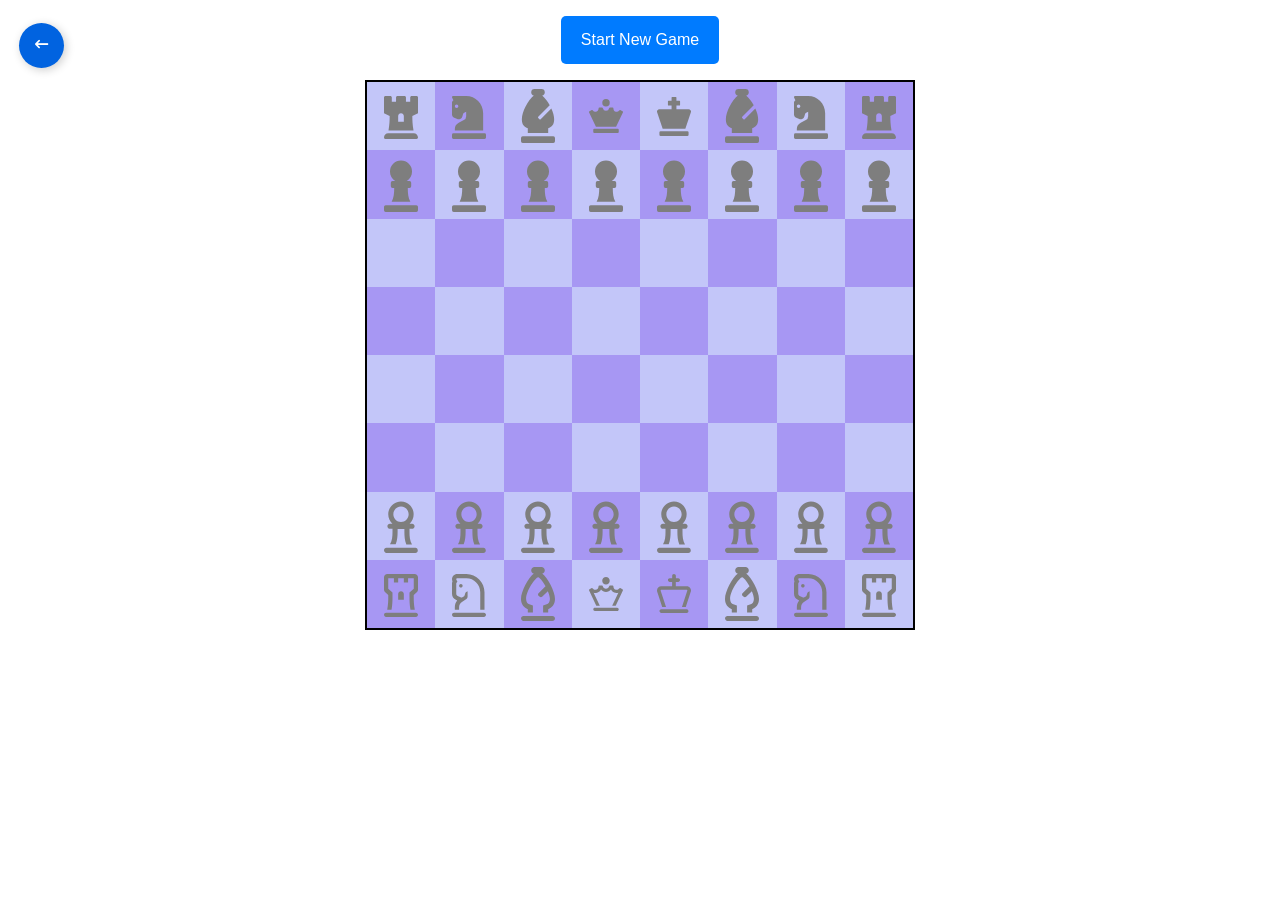
<file: chess.html>
<!DOCTYPE html>
<html lang="en">

<head>
    <meta charset="UTF-8">
    <meta name="viewport" content="width=device-width, initial-scale=1.0">
    <title>Chess Game</title>
    <link rel="stylesheet" href="https://cdnjs.cloudflare.com/ajax/libs/font-awesome/6.7.2/css/all.min.css"
        integrity="sha512-Evv84Mr4kqVGRNSgIGL/F/aIDqQb7xQ2vcrdIwxfjThSH8CSR7PBEakCr51Ck+w+/U6swU2Im1vVX0SVk9ABhg=="
        crossorigin="anonymous" referrerpolicy="no-referrer" />
    <link rel="stylesheet" href="css/goBack.css">
    <link rel="stylesheet" href="css/chess.css">
</head>

<body>
    <!-- Start Go Back Button -->
    <button class="goBack" onclick="window.location.href = 'games.html'">
        <div class="sign"><i class="fa-solid fa-arrow-left-long"></i></div>
        <div class="text">Go Back to Games</div>
    </button>
    <!-- End Go Back Button -->

    <main>
        <!-- Start Chess Game -->
        <section class="game-container"></section>
        <!-- End Chess Game -->
    </main>

    <script src="js/chess.js"></script>
</body>

</html>
</file>
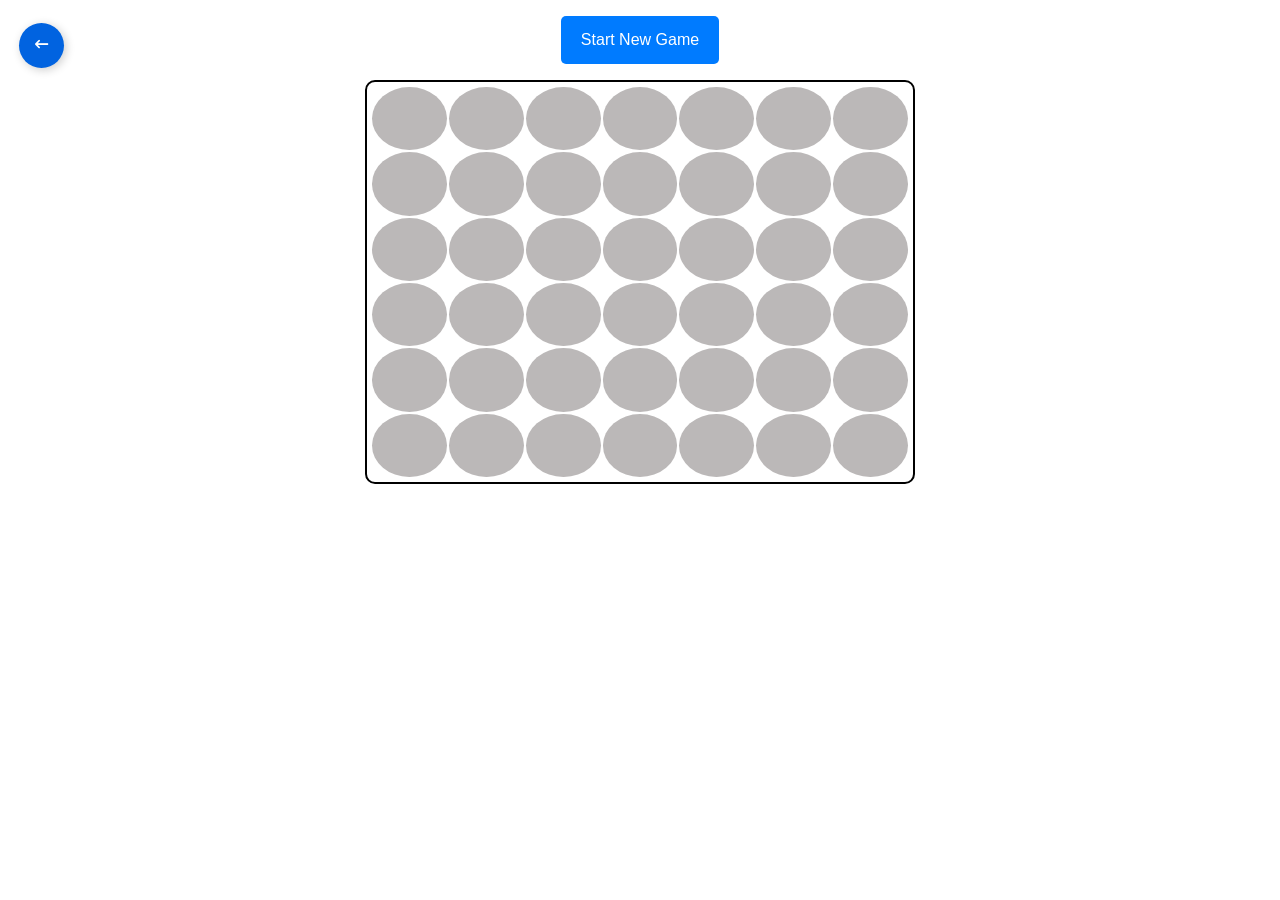
<file: connect4.html>
<!DOCTYPE html>
<html lang="en">

<head>
    <meta charset="UTF-8">
    <meta name="viewport" content="width=device-width, initial-scale=1.0">
    <title>Connect 4 Game</title>
    <link rel="stylesheet" href="https://cdnjs.cloudflare.com/ajax/libs/font-awesome/6.7.2/css/all.min.css"
        integrity="sha512-Evv84Mr4kqVGRNSgIGL/F/aIDqQb7xQ2vcrdIwxfjThSH8CSR7PBEakCr51Ck+w+/U6swU2Im1vVX0SVk9ABhg=="
        crossorigin="anonymous" referrerpolicy="no-referrer" />
    <link rel="stylesheet" href="css/goBack.css" />
    <link rel="stylesheet" href="css/connect4.css">
</head>

<body>
    <!-- Start Go Back Button -->
    <button class="goBack" onclick="window.location.href = 'games.html'">
        <div class="sign"><i class="fa-solid fa-arrow-left-long"></i></div>
        <div class="text">Go Back to Games</div>
    </button>
    <!-- End Go Back Button -->

    <main>
        <!-- Start Connect 4 Game -->
        <section class="game-container"></section>
        <!-- End Connect 4 Game -->
    </main>

    <script src="js/connect4.js"></script>
</body>

</html>
</file>
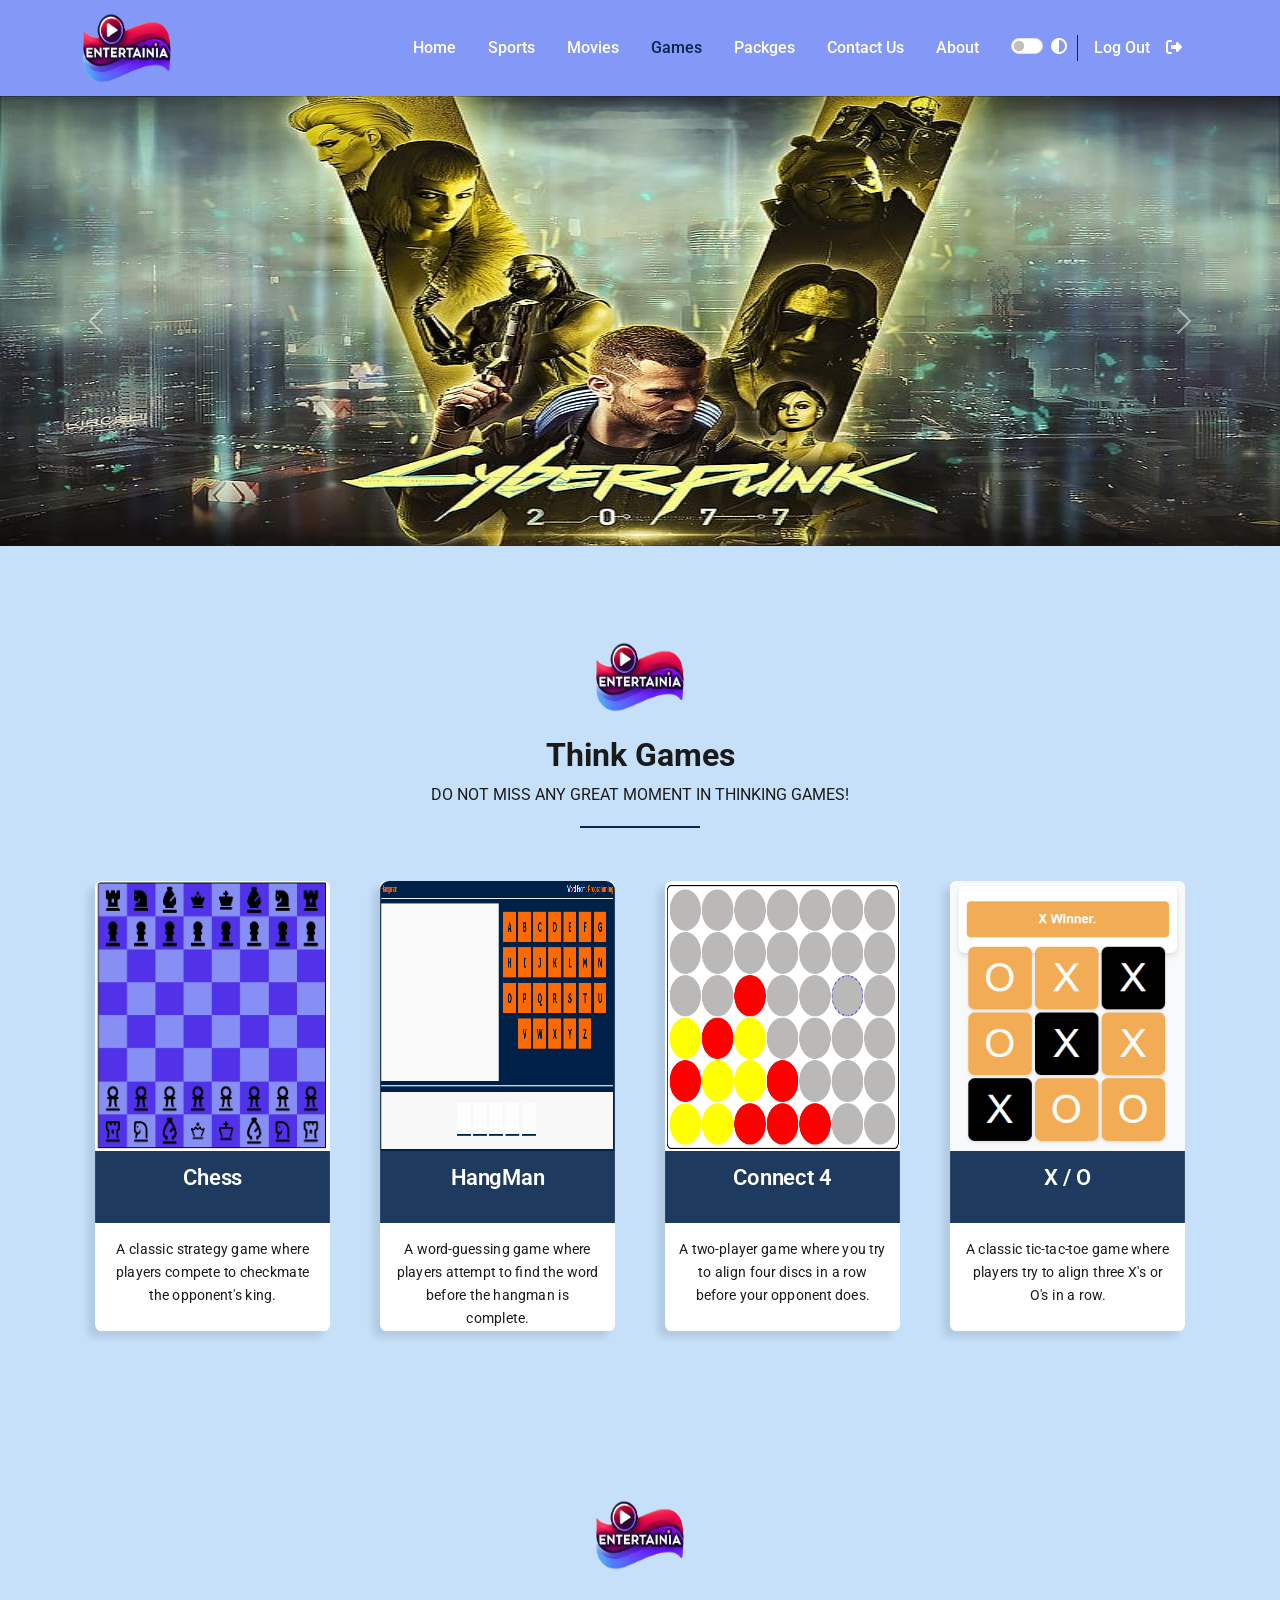
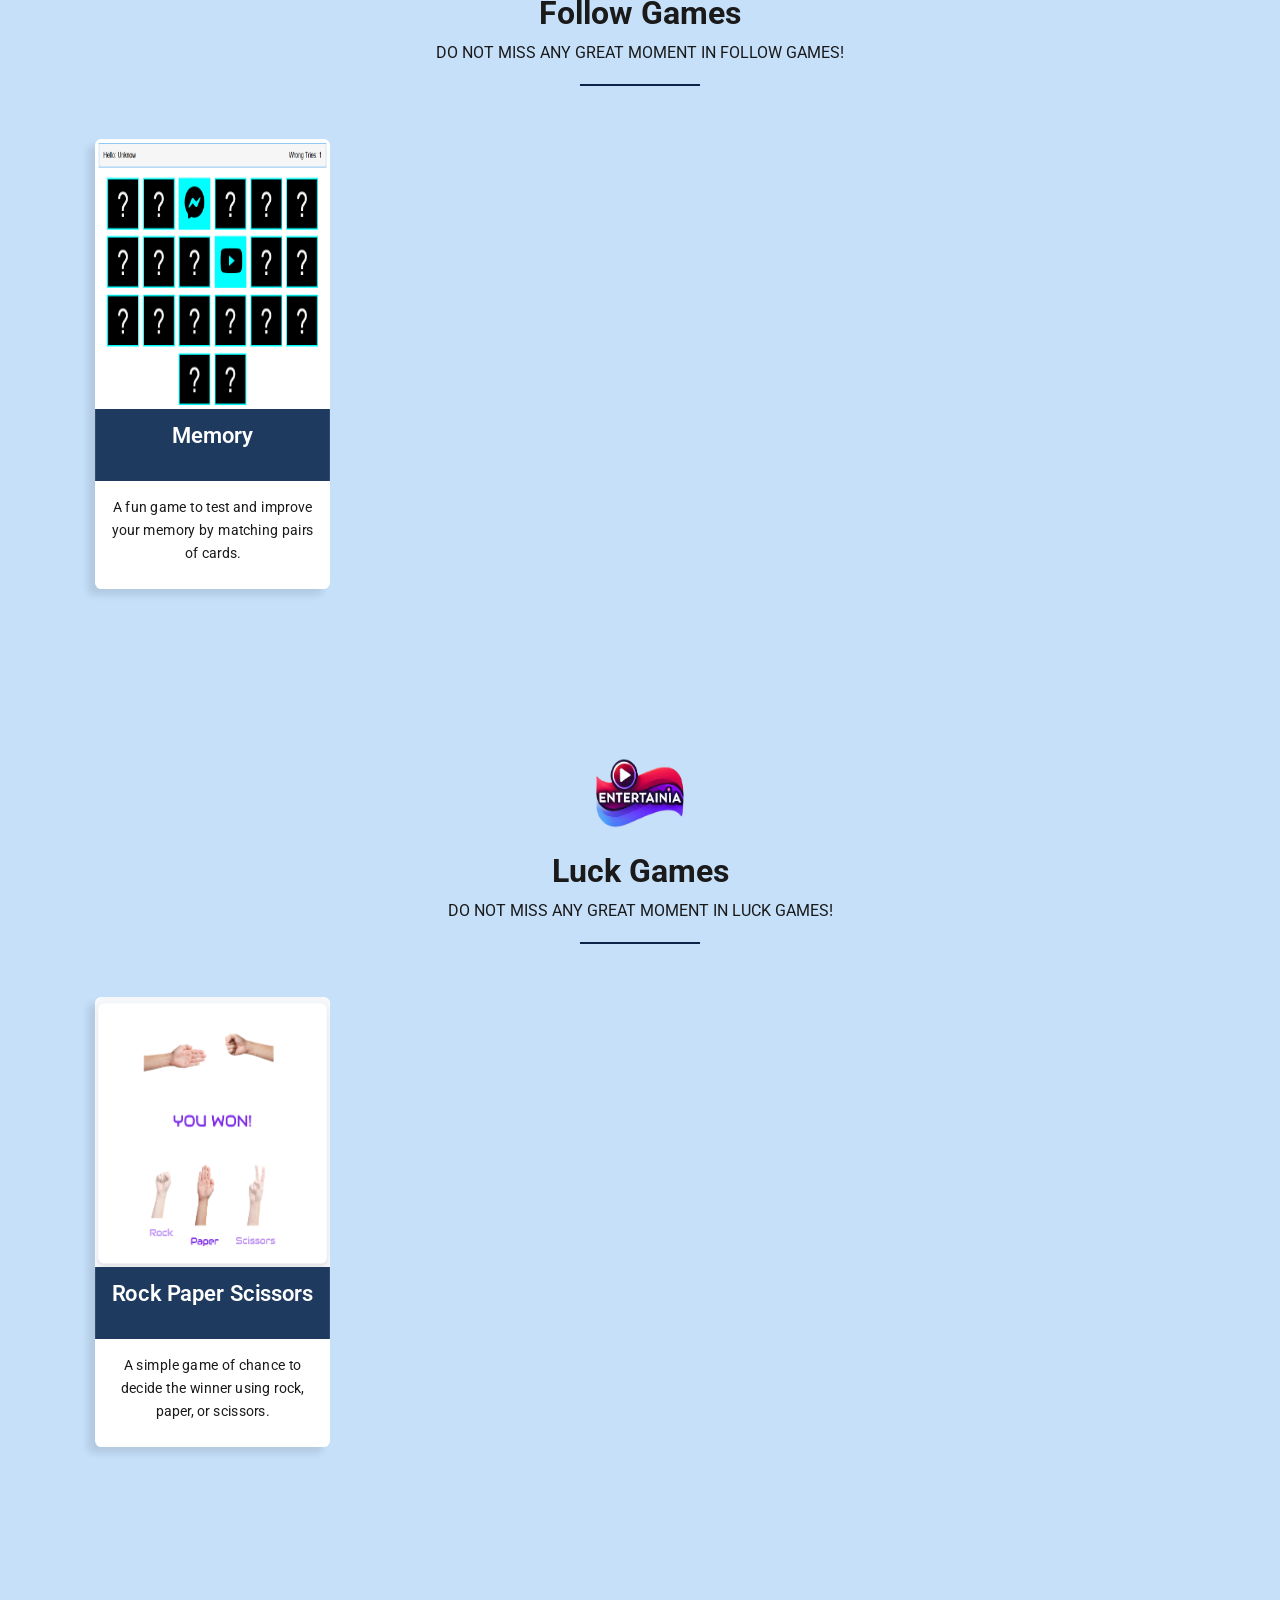
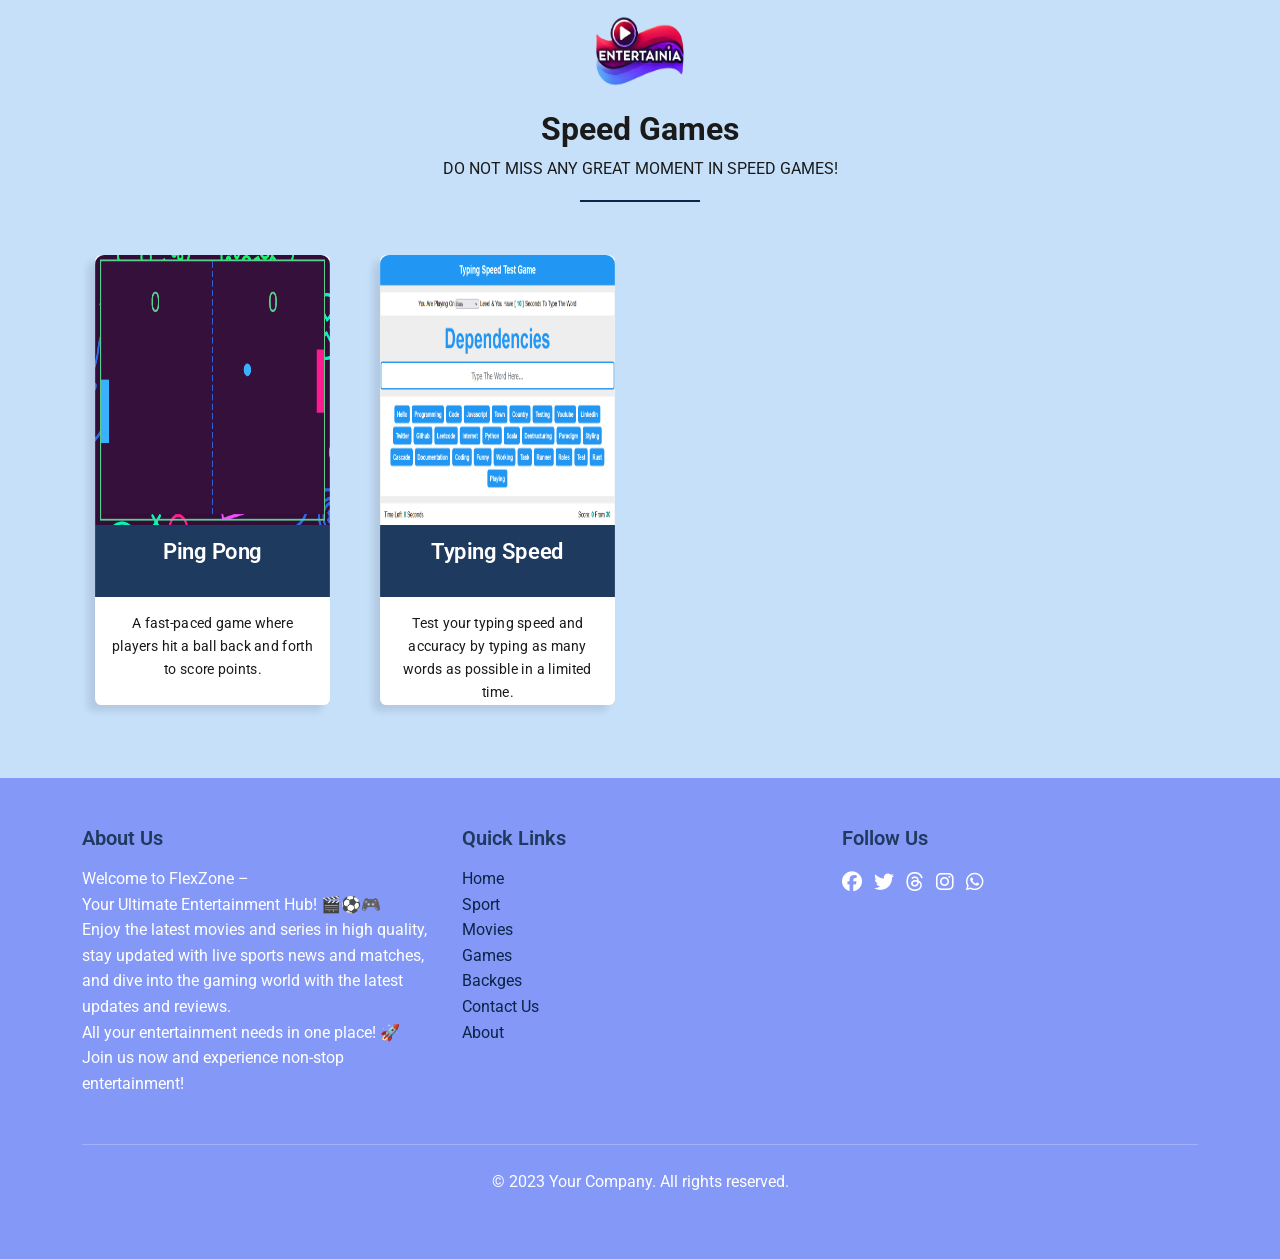
<file: games.html>
<!DOCTYPE html>
<html lang="en">

<head>
  <meta charset="UTF-8" />
  <meta name="viewport" content="width=device-width, initial-scale=1.0" />
  <title>Games</title>
  <link href="https://cdn.jsdelivr.net/npm/bootstrap@5.3.3/dist/css/bootstrap.min.css" rel="stylesheet"
    integrity="sha384-QWTKZyjpPEjISv5WaRU9OFeRpok6YctnYmDr5pNlyT2bRjXh0JMhjY6hW+ALEwIH" crossorigin="anonymous">
  <link rel="stylesheet" href="https://cdnjs.cloudflare.com/ajax/libs/font-awesome/6.7.2/css/all.min.css"
    integrity="sha512-Evv84Mr4kqVGRNSgIGL/F/aIDqQb7xQ2vcrdIwxfjThSH8CSR7PBEakCr51Ck+w+/U6swU2Im1vVX0SVk9ABhg=="
    crossorigin="anonymous" referrerpolicy="no-referrer" />
  <link rel="stylesheet" href="css/navbarAndFooterAndColors.css" />
  <link rel="stylesheet" href="css/commonDesign.css" />
  <link rel="preconnect" href="https://fonts.googleapis.com" />
  <link rel="preconnect" href="https://fonts.gstatic.com" crossorigin />
  <link href="https://fonts.googleapis.com/css2?family=Roboto:ital,wght@0,100..900;1,100..900&display=swap"
    rel="stylesheet" />
</head>

<body>
  <!-- Start Navbar -->
  <nav class="navbar navbar-expand-lg sticky-top">
    <div class="container">
      <a class="navbar-brand" href="index.html"><img src="images/logo.png" class="logo" alt="Entertainia"></a>
      <button class="navbar-toggler" type="button" data-bs-toggle="collapse" data-bs-target="#main" aria-controls="main"
        aria-expanded="false" aria-label="Toggle navigation">
        <i class="fa-solid fa-bars"></i>
      </button>
      <div class="collapse navbar-collapse" id="main">
        <ul class="navbar-nav ms-auto mb-2 mb-lg-0">
          <li class="nav-item">
            <a class="nav-link p-2 p-lg-3" aria-current="page" href="index.html">Home</a>
          </li>
          <li class="nav-item">
            <a class="nav-link p-2 p-lg-3" href="sports.html">Sports</a>
          </li>
          <li class="nav-item">
            <a class="nav-link p-2 p-lg-3" href="movies.html">Movies</a>
          </li>
          <li class="nav-item">
            <a class="nav-link p-2 p-lg-3 active" href="games.html">Games</a>
          </li>
          <li class="nav-item">
            <a class="nav-link p-2 p-lg-3" href="package.html">Packges</a>
          </li>
          <li class="nav-item">
            <a class="nav-link p-2 p-lg-3" href="contact.html">Contact Us</a>
          </li>
          <li class="nav-item">
            <a class="nav-link p-2 p-lg-3" href="index.html#aboutUs">About</a>
          </li>
        </ul>
        <div class="form-check form-switch ms-3">
          <input class="form-check-input" type="checkbox" id="darkModeSwitch">
          <label class="form-check-label" for="darkModeSwitch">
            <i class="dark-icone fa-solid fa-circle-half-stroke"></i></label>
        </div>
        <div class="log-out ps-3 pe-3">
          <a href="#" onclick="logOut(event)">Log Out<i class="fa-solid fa-right-from-bracket ps-3"></i></a>
        </div>
      </div>
    </div>
  </nav>
  <!-- End Navbar -->

  <!-- Landing Section -->
  <div class="landing">
    <div id="carouselExample" class="carousel slide" data-bs-ride="carousel" data-bs-interval="4000">
      <div class="carousel-inner" id="carouselContainerGames">
      </div>
      <button class="carousel-control-prev" type="button" data-bs-target="#carouselExample" data-bs-slide="prev">
        <span class="carousel-control-prev-icon" aria-hidden="true"></span>
        <span class="visually-hidden">Previous</span>
      </button>
      <button class="carousel-control-next" type="button" data-bs-target="#carouselExample" data-bs-slide="next">
        <span class="carousel-control-next-icon" aria-hidden="true"></span>
        <span class="visually-hidden">Next</span>
      </button>
    </div>
  </div>

  <!-- Thinking Section -->
  <div class="features text-center pt-5 pb-5">
    <div class="container">
      <div class="main-title mt-5 mb-5 position-relative">
        <img class="mb-4 logo" src="images/logo.png" alt="Entertainia">
        <h2>Think Games</h2>
        <p class="text-uppercase">Do not miss any great moment in Thinking Games!</p>
      </div>
      <div class="row" id="thinkingContainer">
      </div>
    </div>
  </div>

  <!-- Follow Section -->
  <div class="features text-center pt-5 pb-5">
    <div class="container">
      <div class="main-title mt-5 mb-5 position-relative">
        <img class="mb-4 logo" src="images/logo.png" alt="Entertainia">
        <h2>Follow Games</h2>
        <p class="text-uppercase">Do not miss any great moment in Follow Games!</p>
      </div>
      <div class="row" id="followContainer">
      </div>
    </div>
  </div>

  <!-- Luck Section -->
  <div class="features text-center pt-5 pb-5">
    <div class="container">
      <div class="main-title mt-5 mb-5 position-relative">
        <img class="mb-4 logo" src="images/logo.png" alt="Entertainia">
        <h2>Luck Games</h2>
        <p class="text-uppercase">Do not miss any great moment in Luck Games!</p>
      </div>
      <div class="row" id="luckContainer">
      </div>
    </div>
  </div>

  <!-- Speeding Section -->
  <div class="features text-center pt-5 pb-5">
    <div class="container">
      <div class="main-title mt-5 mb-5 position-relative">
        <img class="mb-4 logo" src="images/logo.png" alt="Entertainia">
        <h2>Speed Games</h2>
        <p class="text-uppercase">Do not miss any great moment in Speed Games!</p>
      </div>
      <div class="row" id="speedingContainer">
      </div>
    </div>
  </div>

  <!-- Start Footer -->
  <footer class="mt-auto">
    <div class="container">
      <div class="row">
        <div class="col-md-4 mb-3">
          <h5>About Us</h5>
          <p>
            Welcome to FlexZone – <br>
            Your Ultimate Entertainment Hub! 🎬⚽🎮

            <br>Enjoy the latest movies and series in high quality, stay updated with live sports news and
            matches, and dive into the gaming world with the latest updates and reviews. <br>All your
            entertainment needs in one place! 🚀

            <br>Join us now and experience non-stop entertainment!
          </p>
        </div>
        <div class="col-md-4 mb-3">
          <h5>Quick Links</h5>
          <ul class="list-unstyled">
            <li><a href="index.html" class="text-decoration-none">Home</a></li>
            <li><a href="sports.html" class="text-decoration-none">Sport</a></li>
            <li><a href="movies.html" class="text-decoration-none">Movies</a></li>
            <li><a href="games.html" class="text-decoration-none">Games</a></li>
            <li><a href="package.html" class="text-decoration-none">Backges</a></li>
            <li><a href="contact.html" class="text-decoration-none">Contact Us</a></li>
            <li><a href="index.html#aboutUs" class="text-decoration-none">About</a></li>
          </ul>
        </div>
        <div class="col-md-4 mb-3">
          <h5>Follow Us</h5>
          <ul class="list-inline social-icons">
            <li class="list-inline-item"><a href="#"><i class="fa-brands fa-facebook"></i></a></li>
            <li class="list-inline-item"><a href="#"><i class="fa-brands fa-twitter"></i></a></li>
            <li class="list-inline-item"><a href="#"><i class="fa-brands fa-threads"></i></a></li>
            <li class="list-inline-item"><a href="#"><i class="fa-brands fa-instagram"></i></a></li>
            <li class="list-inline-item"><a href="#"><i class="fa-brands fa-whatsapp"></i></a></li>
          </ul>
        </div>
      </div>
      <hr class="mb-4">
      <div class="row">
        <div class="col-md-12 text-center">
          <p>&copy; 2023 Your Company. All rights reserved.</p>
        </div>
      </div>
    </div>
  </footer>
  <!-- End Footer -->

  <!-- Scroll to Top -->
  <div id="scrollTop">
    <i class="fa-solid fa-angle-up"></i>
  </div>

  <script src="https://cdn.jsdelivr.net/npm/bootstrap@5.3.3/dist/js/bootstrap.bundle.min.js"
    integrity="sha384-YvpcrYf0tY3lHB60NNkmXc5s9fDVZLESaAA55NDzOxhy9GkcIdslK1eN7N6jIeHz"
    crossorigin="anonymous"></script>
  <script src="js/commonCode.js"></script>
  <script src="js/games.js"></script>
</body>

</html>
</file>
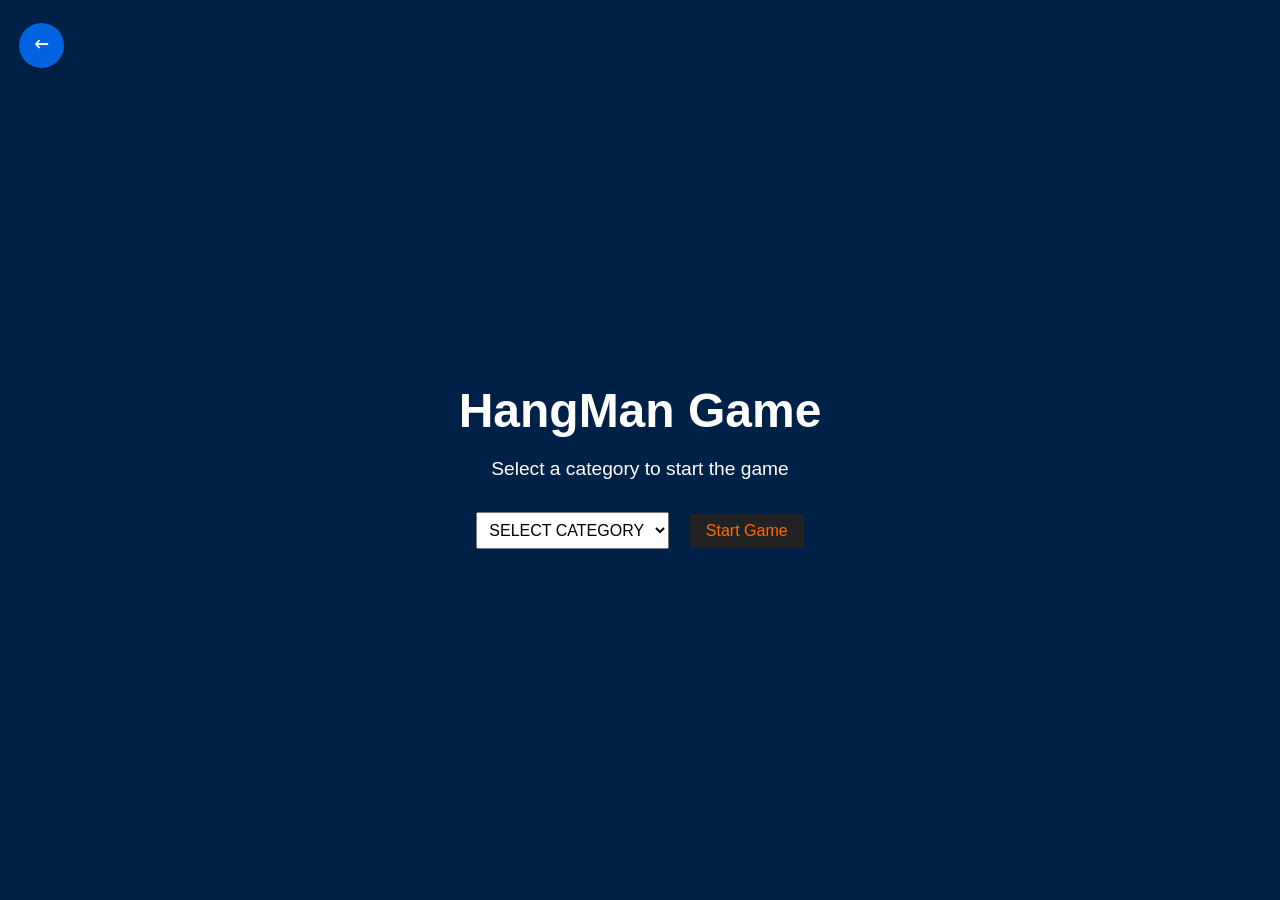
<file: hangman.html>
<!DOCTYPE html>
<html lang="en">

<head>
  <meta charset="UTF-8">
  <meta name="viewport" content="width=device-width, initial-scale=1.0">
  <title>Hangman Game</title>
  <link rel="stylesheet" href="https://cdnjs.cloudflare.com/ajax/libs/font-awesome/6.7.2/css/all.min.css"
    integrity="sha512-Evv84Mr4kqVGRNSgIGL/F/aIDqQb7xQ2vcrdIwxfjThSH8CSR7PBEakCr51Ck+w+/U6swU2Im1vVX0SVk9ABhg=="
    crossorigin="anonymous" referrerpolicy="no-referrer" />
  <link rel="stylesheet" href="css/goBack.css">
  <link rel="stylesheet" href="css/hangman.css">
</head>

<body>
  <!-- Start Go Back Button -->
  <button class="goBack" onclick="window.location.href = 'games.html'">
    <div class="sign"><i class="fa-solid fa-arrow-left-long"></i></div>
    <div class="text">Go Back to Games</div>
  </button>
  <!-- End Go Back Button -->

  <div class="start-screen">
    <h1>HangMan Game</h1>
    <p>Select a category to start the game</p>
    <select id="category-select">
      <option value="" disabled selected>SELECT CATEGORY</option>
      <option value="programming">Programming</option>
      <option value="movies">Movies</option>
      <option value="countries">Countries</option>
      <option value="people">People</option>
    </select>
    <button id="start-game">Start Game</button>
  </div>

  <div class="container" style="display: none;">
    <div class="game-info">
      <div class="game-name">Hangman</div>
      <div class="category">
        Word From: <span></span>
      </div>
    </div>
    <hr>
    <div class="row">
      <div class="hangman-draw">
        <div class="the-draw">
          <div class="the-stand"></div>
          <div class="the-hang"></div>
          <div class="the-rope"></div>
          <div class="the-man">
            <div class="head"></div>
            <div class="body"></div>
            <div class="hands"></div>
            <div class="legs"></div>
          </div>
        </div>
      </div>
      <div class="letters"></div>
    </div>
    <hr>
    <div class="letters-guess"></div>
  </div>

  <audio id="success" src="videos&audios/success-1-6297.mp3" preload="auto"></audio>
  <audio id="fail" src="videos&audios/fail-234710.mp3" preload="auto"></audio>
  <div class="popup">
    <div class="emoji"></div>
    <p class="message"></p>
    <p class="word"></p>
  </div>

  <script src="js/hangman.js"></script>
</body>

</html>
</file>
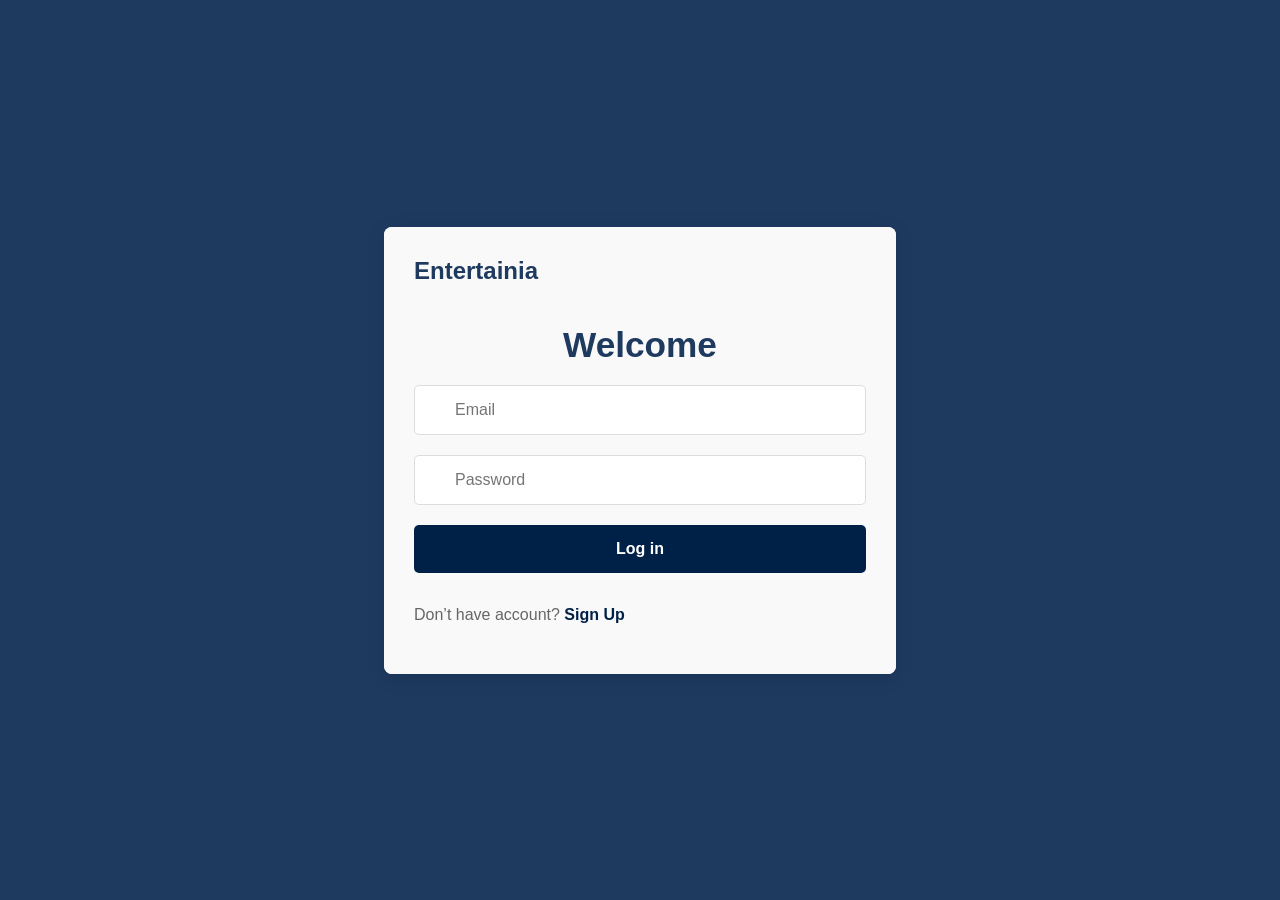
<file: login.html>
<!DOCTYPE html>
<html lang="en">

<head>
    <meta charset="UTF-8">
    <meta name="viewport" content="width=device-width, initial-scale=1.0">
    <title>Log In</title>
    <link rel="stylesheet" href="css/login.css">
    <script src="https://cdn.emailjs.com/dist/email.min.js"></script>
</head>

<body>
    <div class="container">
        <div class="left-section">
            <div class="logo">Entertainia</div>
            <h1>Welcome</h1>
            <form onsubmit="logIn(event)">
                <div class="input-group">
                    <input type="email" placeholder="Email" id="email" required>
                    <i class="fas fa-envelope"></i>
                </div>
                <div class="input-group">
                    <input type="password" placeholder="Password" id="password" required>
                    <i class="fas fa-lock"></i>
                </div>
                <button type="submit" class="login-btn">Log in</button>
            </form>
            <br>
            <p class="createAccount">Don’t have account? <span class="signup-link" onclick="redirectToSignup()">Sign Up</span></p>
        </div>
    </div>

    <script src="js/login.js"></script>
</body>

</html>
</file>
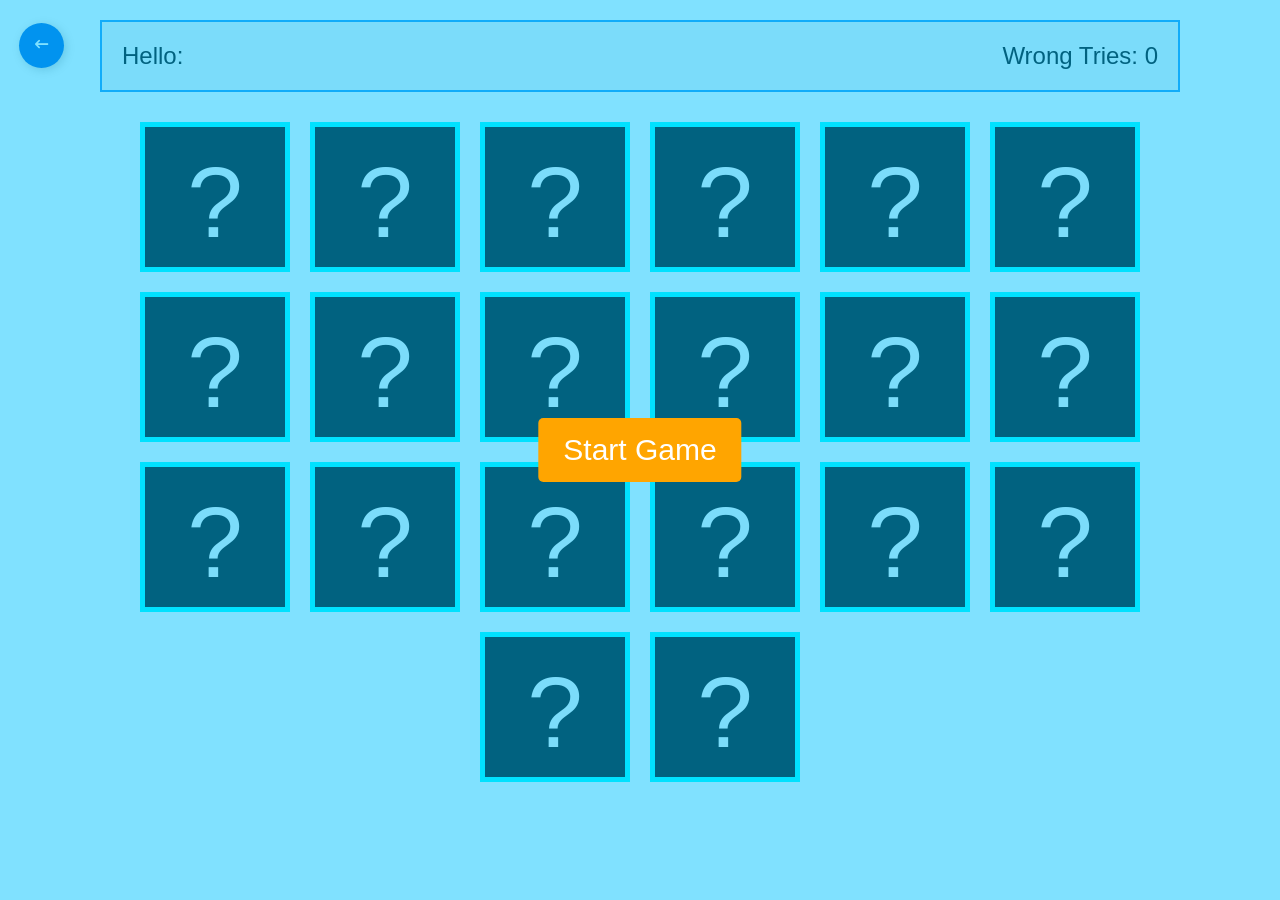
<file: memorygame.html>
<!DOCTYPE html>
<html lang="en">

<head>
    <meta charset="UTF-8">
    <meta name="viewport" content="width=device-width, initial-scale=1.0">
    <title>Memory Game</title>
    <link rel="stylesheet" href="https://cdnjs.cloudflare.com/ajax/libs/font-awesome/6.7.2/css/all.min.css"
        integrity="sha512-Evv84Mr4kqVGRNSgIGL/F/aIDqQb7xQ2vcrdIwxfjThSH8CSR7PBEakCr51Ck+w+/U6swU2Im1vVX0SVk9ABhg=="
        crossorigin="anonymous" referrerpolicy="no-referrer" />
    <link rel="stylesheet" href="css/goBack.css">
    <link rel="stylesheet" href="css/memorygame.css">
</head>

<body>
    <!-- Start Go Back Button -->
    <button class="goBack" onclick="window.location.href = 'games.html'">
        <div class="sign"><i class="fa-solid fa-arrow-left-long"></i></div>
        <div class="text">Go Back to Games</div>
    </button>
    <!-- End Go Back Button -->

    <div class="strat-game">
        <span>Start Game</span>
    </div>
    <div class="info-container">
        <div class="name">
            Hello: <span></span>
        </div>
        <div class="tries">
            Wrong Tries: <span>0</span>
        </div>
    </div>
    <div class="memory-game-blocks">
        <div class="game-block" data-socialmedia="Facebook">
            <div class="face front"></div>
            <div class="face back">
                <i class="fa-brands fa-facebook fa-6x"></i>
            </div>
        </div>
        <div class="game-block" data-socialmedia="Facebook">
            <div class="face front"></div>
            <div class="face back">
                <i class="fa-brands fa-facebook fa-6x"></i>
            </div>
        </div>
        <div class="game-block" data-socialmedia="Twitter">
            <div class="face front"></div>
            <div class="face back">
                <i class="fa-brands fa-twitter fa-6x"></i>
            </div>
        </div>
        <div class="game-block" data-socialmedia="Twitter">
            <div class="face front"></div>
            <div class="face back">
                <i class="fa-brands fa-twitter fa-6x"></i>
            </div>
        </div>
        <div class="game-block" data-socialmedia="Youtube">
            <div class="face front"></div>
            <div class="face back">
                <i class="fa-brands fa-youtube fa-6x"></i>
            </div>
        </div>
        <div class="game-block" data-socialmedia="Youtube">
            <div class="face front"></div>
            <div class="face back">
                <i class="fa-brands fa-youtube fa-6x"></i>
            </div>
        </div>
        <div class="game-block" data-socialmedia="Instagram">
            <div class="face front"></div>
            <div class="face back">
                <i class="fa-brands fa-instagram fa-6x"></i>
            </div>
        </div>
        <div class="game-block" data-socialmedia="Instagram">
            <div class="face front"></div>
            <div class="face back">
                <i class="fa-brands fa-instagram fa-6x"></i>
            </div>
        </div>
        <div class="game-block" data-socialmedia="Linkedin">
            <div class="face front"></div>
            <div class="face back">
                <i class="fa-brands fa-linkedin fa-6x"></i>
            </div>
        </div>
        <div class="game-block" data-socialmedia="Linkedin">
            <div class="face front"></div>
            <div class="face back">
                <i class="fa-brands fa-linkedin fa-6x"></i>
            </div>
        </div>
        <div class="game-block" data-socialmedia="Tiktok">
            <div class="face front"></div>
            <div class="face back">
                <i class="fa-brands fa-tiktok fa-6x"></i>
            </div>
        </div>
        <div class="game-block" data-socialmedia="Tiktok">
            <div class="face front"></div>
            <div class="face back">
                <i class="fa-brands fa-tiktok fa-6x"></i>
            </div>
        </div>
        <div class="game-block" data-socialmedia="Telegram">
            <div class="face front"></div>
            <div class="face back">
                <i class="fa-brands fa-telegram fa-6x"></i>
            </div>
        </div>
        <div class="game-block" data-socialmedia="Telegram">
            <div class="face front"></div>
            <div class="face back">
                <i class="fa-brands fa-telegram fa-6x"></i>
            </div>
        </div>
        <div class="game-block" data-socialmedia="Whatsapp">
            <div class="face front"></div>
            <div class="face back">
                <i class="fa-brands fa-whatsapp fa-6x"></i>
            </div>
        </div>
        <div class="game-block" data-socialmedia="Whatsapp">
            <div class="face front"></div>
            <div class="face back">
                <i class="fa-brands fa-whatsapp fa-6x"></i>
            </div>
        </div>
        <div class="game-block" data-socialmedia="Google">
            <div class="face front"></div>
            <div class="face back">
                <i class="fa-brands fa-google fa-6x"></i>
            </div>
        </div>
        <div class="game-block" data-socialmedia="Google">
            <div class="face front"></div>
            <div class="face back">
                <i class="fa-brands fa-google fa-6x"></i>
            </div>
        </div>
        <div class="game-block" data-socialmedia="Messenger">
            <div class="face front"></div>
            <div class="face back">
                <i class="fa-brands fa-facebook-messenger fa-6x"></i>
            </div>
        </div>
        <div class="game-block" data-socialmedia="Messenger">
            <div class="face front"></div>
            <div class="face back">
                <i class="fa-brands fa-facebook-messenger fa-6x"></i>
            </div>
        </div>
    </div>
    <audio id="entering-audio" src="videos&audios/Entering Game.mp3"></audio>
    <audio id="success" src="videos&audios/success.mp3"></audio>
    <audio id="fail" src="videos&audios/fail.mp3"></audio>

    <script src="js/memorygame.js"></script>
</body>

</html>
</file>
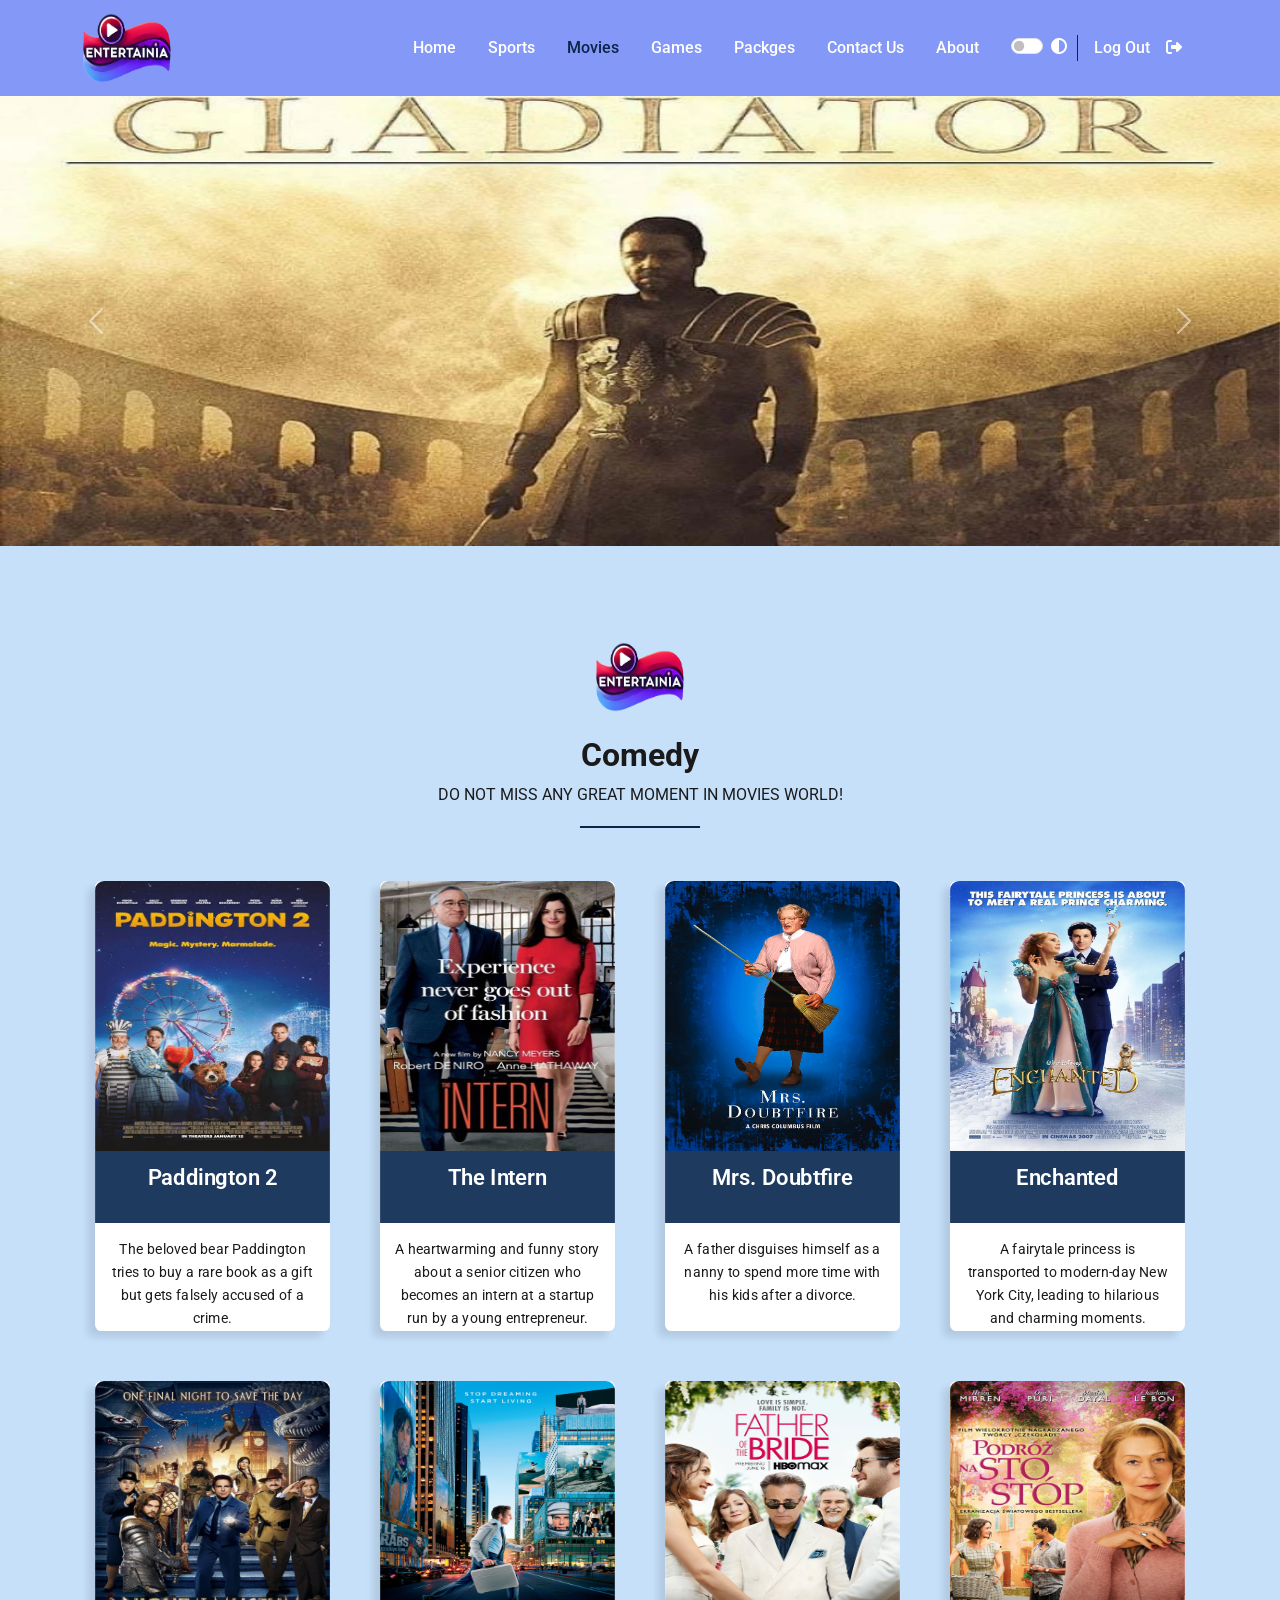
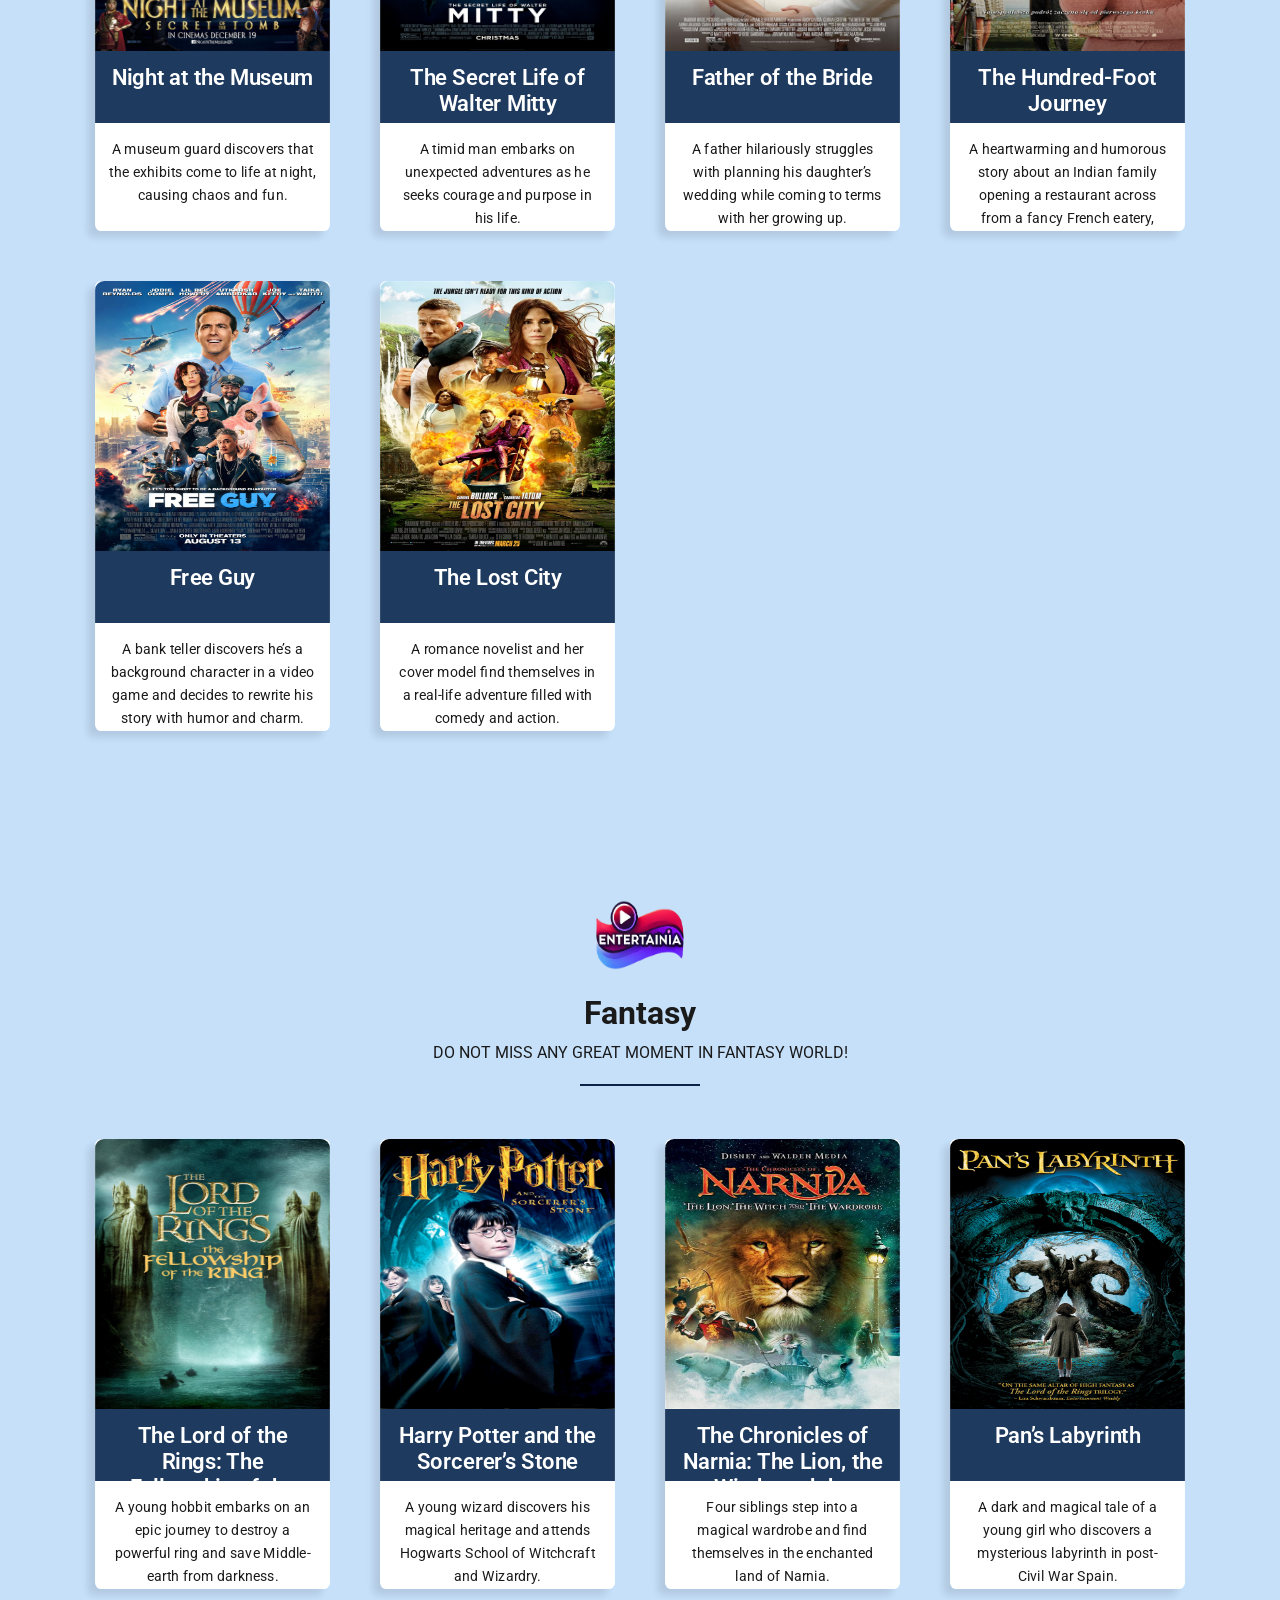
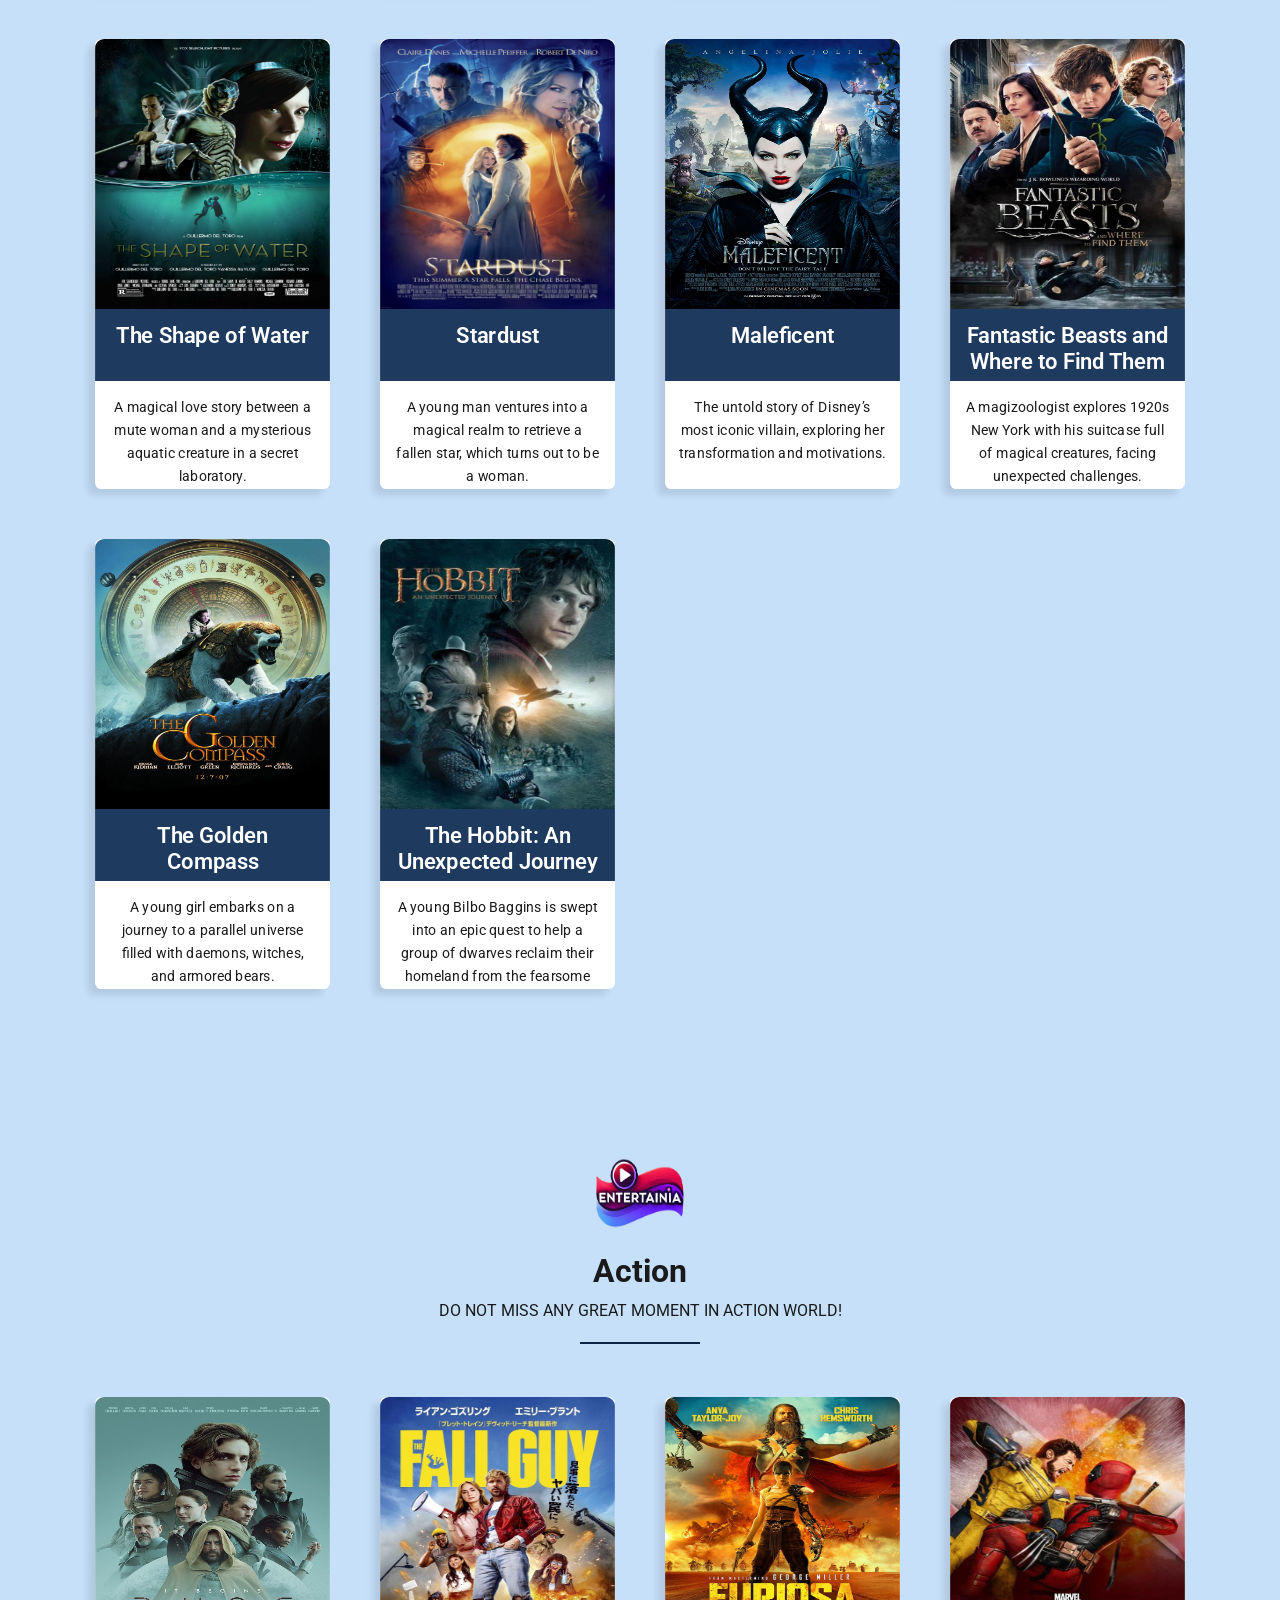
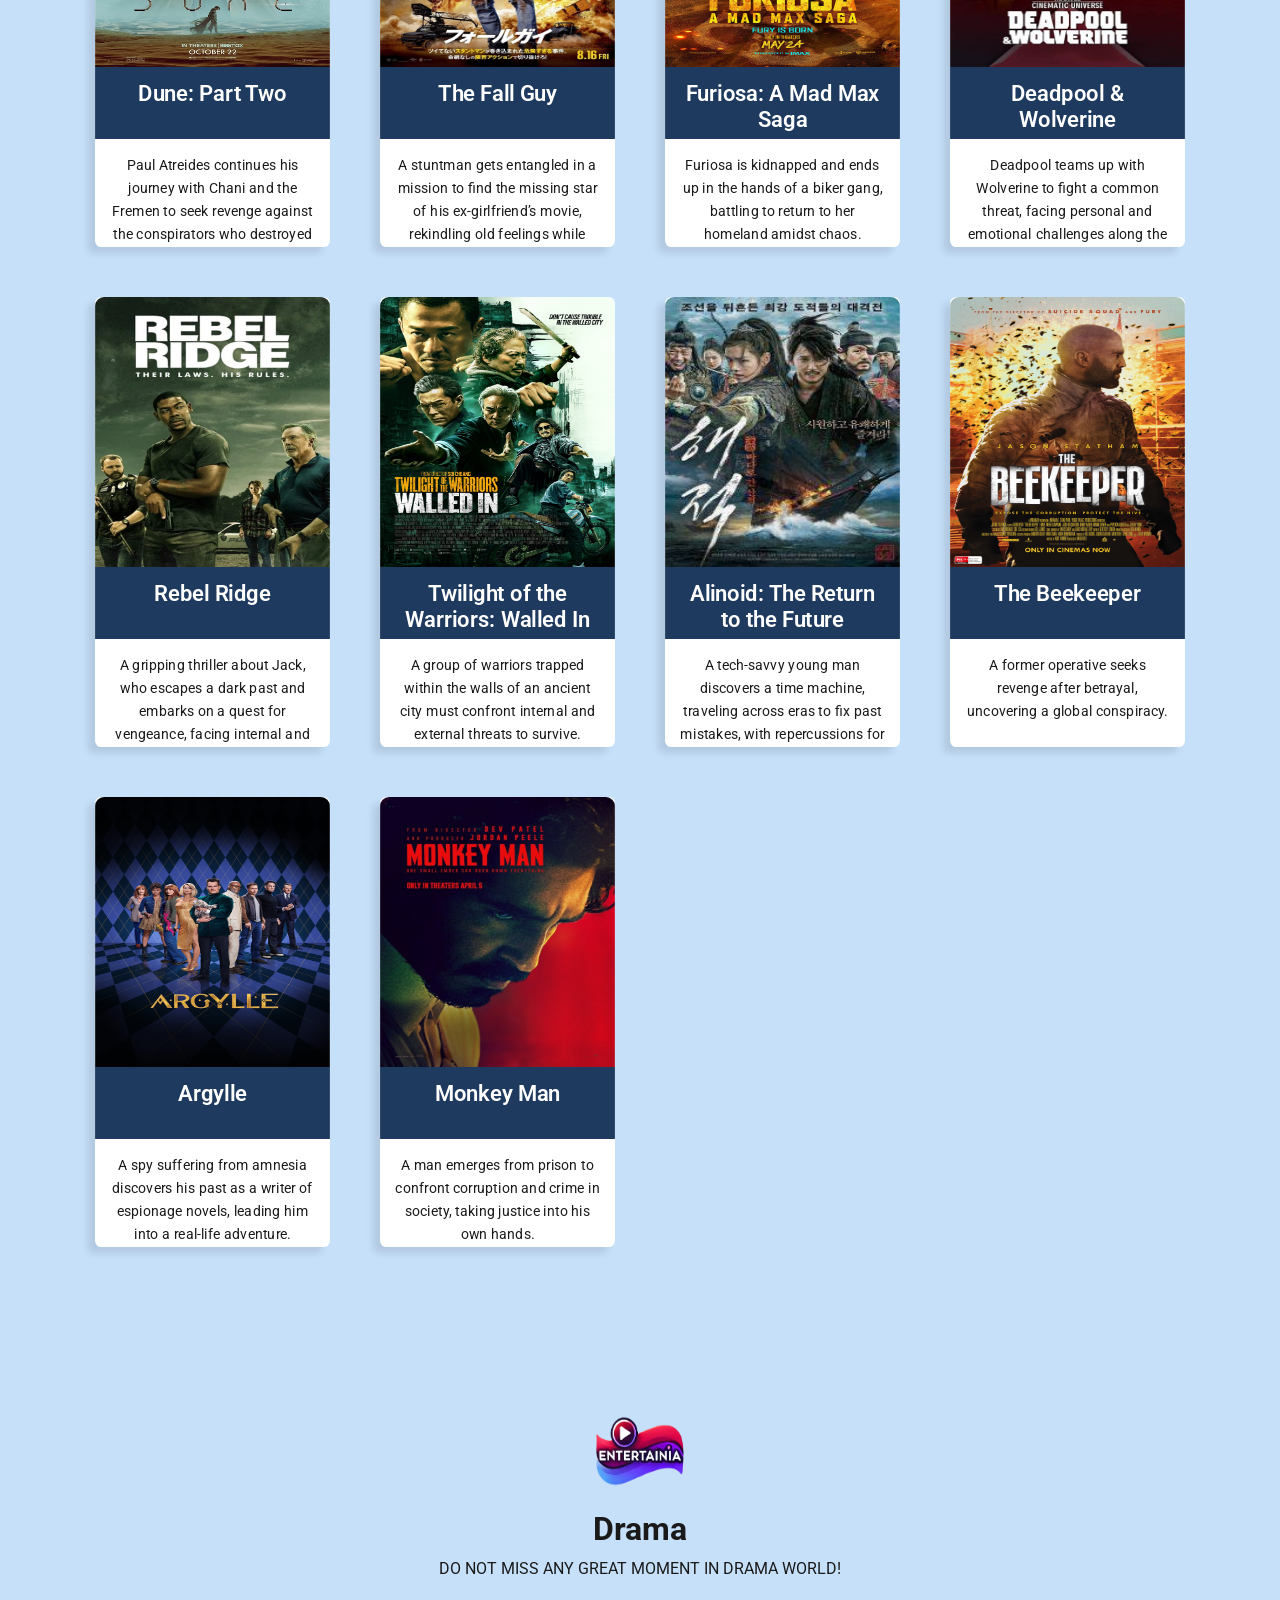
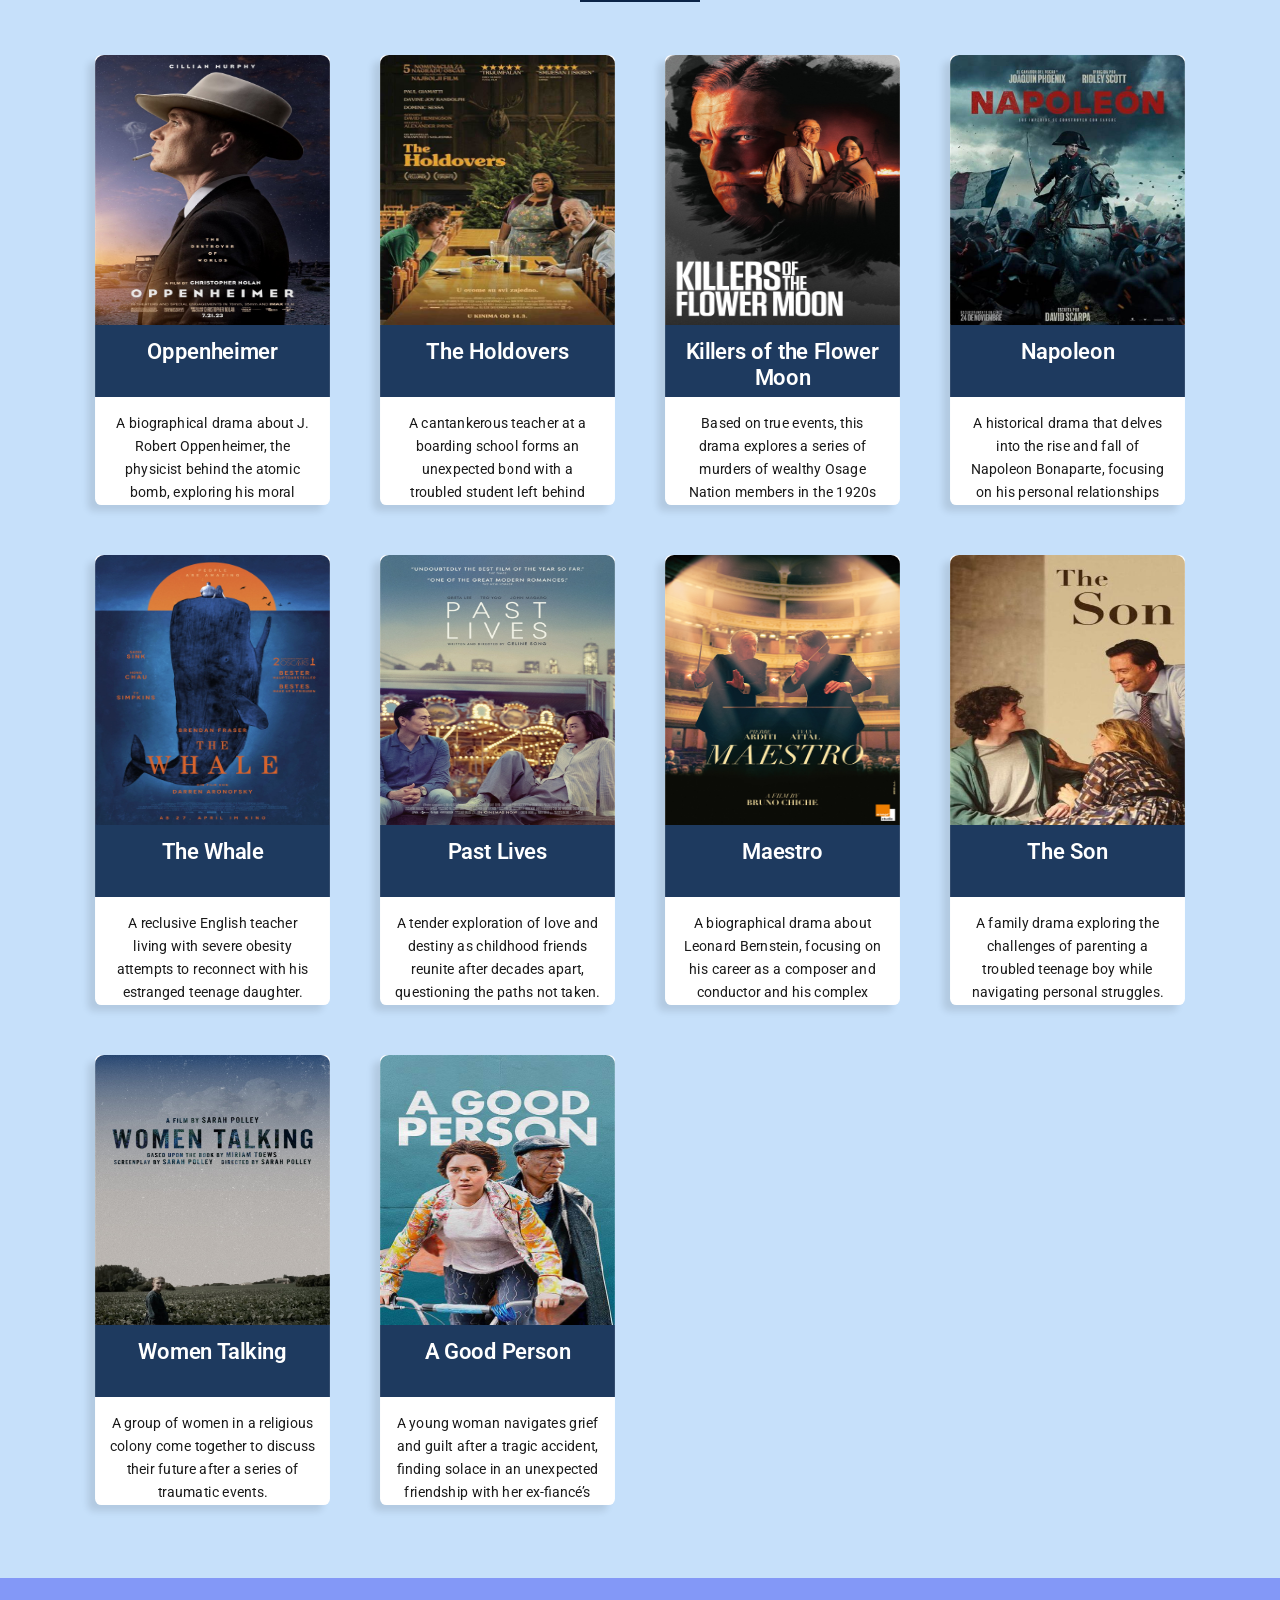
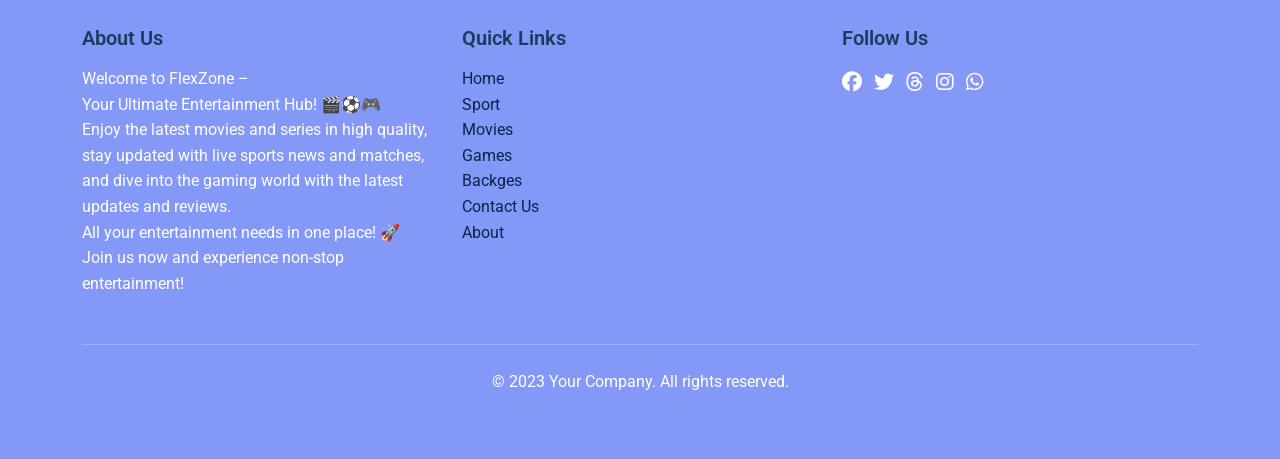
<file: movies.html>
<!DOCTYPE html>
<html lang="en">

<head>
  <meta charset="UTF-8" />
  <meta name="viewport" content="width=device-width, initial-scale=1.0" />
  <title>Movies</title>
  <link href="https://cdn.jsdelivr.net/npm/bootstrap@5.3.3/dist/css/bootstrap.min.css" rel="stylesheet"
    integrity="sha384-QWTKZyjpPEjISv5WaRU9OFeRpok6YctnYmDr5pNlyT2bRjXh0JMhjY6hW+ALEwIH" crossorigin="anonymous">
  <link rel="stylesheet" href="https://cdnjs.cloudflare.com/ajax/libs/font-awesome/6.7.2/css/all.min.css"
    integrity="sha512-Evv84Mr4kqVGRNSgIGL/F/aIDqQb7xQ2vcrdIwxfjThSH8CSR7PBEakCr51Ck+w+/U6swU2Im1vVX0SVk9ABhg=="
    crossorigin="anonymous" referrerpolicy="no-referrer" />
  <link rel="stylesheet" href="css/navbarAndFooterAndColors.css" />
  <link rel="stylesheet" href="css/commonDesign.css" />
  <link rel="preconnect" href="https://fonts.googleapis.com" />
  <link rel="preconnect" href="https://fonts.gstatic.com" crossorigin />
  <link href="https://fonts.googleapis.com/css2?family=Roboto:ital,wght@0,100..900;1,100..900&display=swap"
    rel="stylesheet" />
</head>

<body>
  <!-- Start Navbar -->
  <nav class="navbar navbar-expand-lg sticky-top">
    <div class="container">
      <a class="navbar-brand" href="index.html"><img src="images/logo.png" class="logo" alt="Entertainia"></a>
      <button class="navbar-toggler" type="button" data-bs-toggle="collapse" data-bs-target="#main" aria-controls="main"
        aria-expanded="false" aria-label="Toggle navigation">
        <i class="fa-solid fa-bars"></i>
      </button>
      <div class="collapse navbar-collapse" id="main">
        <ul class="navbar-nav ms-auto mb-2 mb-lg-0">
          <li class="nav-item">
            <a class="nav-link p-2 p-lg-3" aria-current="page" href="index.html">Home</a>
          </li>
          <li class="nav-item">
            <a class="nav-link p-2 p-lg-3" href="sports.html">Sports</a>
          </li>
          <li class="nav-item">
            <a class="nav-link p-2 p-lg-3 active" href="movies.html">Movies</a>
          </li>
          <li class="nav-item">
            <a class="nav-link p-2 p-lg-3" href="games.html">Games</a>
          </li>
          <li class="nav-item">
            <a class="nav-link p-2 p-lg-3" href="package.html">Packges</a>
          </li>
          <li class="nav-item">
            <a class="nav-link p-2 p-lg-3" href="contact.html">Contact Us</a>
          </li>
          <li class="nav-item">
            <a class="nav-link p-2 p-lg-3" href="index.html#aboutUs">About</a>
          </li>
        </ul>
        <div class="form-check form-switch ms-3">
          <input class="form-check-input" type="checkbox" id="darkModeSwitch">
          <label class="form-check-label" for="darkModeSwitch">
            <i class="dark-icone fa-solid fa-circle-half-stroke"></i></label>
        </div>
        <div class="log-out ps-3 pe-3">
          <a href="#" onclick="logOut(event)">Log Out<i class="fa-solid fa-right-from-bracket ps-3"></i></a>
        </div>
      </div>
    </div>
  </nav>
  <!-- End Navbar -->

  <!-- Landing Section -->
  <div class="landing">
    <div id="carouselExample" class="carousel slide" data-bs-ride="carousel" data-bs-interval="4000">
      <div class="carousel-inner" id="carouselContainerMovies">
      </div>
      <button class="carousel-control-prev" type="button" data-bs-target="#carouselExample" data-bs-slide="prev">
        <span class="carousel-control-prev-icon" aria-hidden="true"></span>
        <span class="visually-hidden">Previous</span>
      </button>
      <button class="carousel-control-next" type="button" data-bs-target="#carouselExample" data-bs-slide="next">
        <span class="carousel-control-next-icon" aria-hidden="true"></span>
        <span class="visually-hidden">Next</span>
      </button>
    </div>
  </div>

  <!-- Comedy Section -->
  <div class="features text-center pt-5 pb-5">
    <div class="container">
      <div class="main-title mt-5 mb-5 position-relative">
        <img class="mb-4 logo" src="images/logo.png" alt="Entertainia">
        <h2>Comedy</h2>
        <p class="text-uppercase">Do not miss any great moment in Movies World!</p>
      </div>
      <div class="row" id="comedyContainer">
      </div>
    </div>
  </div>

  <!-- Fantasy Section -->
  <div class="features text-center pt-5 pb-5">
    <div class="container">
      <div class="main-title mt-5 mb-5 position-relative">
        <img class="mb-4 logo" src="images/logo.png" alt="alt="Entertainia"">
        <h2>Fantasy</h2>
        <p class="text-uppercase">Do not miss any great moment in Fantasy World!</p>
      </div>
      <div class="row" id="fantasyContainer">
      </div>
    </div>
  </div>

  <!-- Action Section -->
  <div class="features text-center pt-5 pb-5">
    <div class="container">
      <div class="main-title mt-5 mb-5 position-relative">
        <img class="mb-4 logo" src="images/logo.png" alt="Entertainia">
        <h2>Action</h2>
        <p class="text-uppercase">Do not miss any great moment in Action World!</p>
      </div>
      <div class="row" id="actionContainer">
      </div>
    </div>
  </div>

  <!-- Drama Section -->
  <div class="features text-center pt-5 pb-5">
    <div class="container">
      <div class="main-title mt-5 mb-5 position-relative">
        <img class="mb-4 logo" src="images/logo.png" alt="Entertainia">
        <h2>Drama</h2>
        <p class="text-uppercase">Do not miss any great moment in Drama World!</p>
      </div>
      <div class="row" id="dramaContainer">
      </div>
    </div>
  </div>

  <!-- Start Footer -->
  <footer class="mt-auto">
    <div class="container">
      <div class="row">
        <div class="col-md-4 mb-3">
          <h5>About Us</h5>
          <p>
            Welcome to FlexZone – <br>
            Your Ultimate Entertainment Hub! 🎬⚽🎮

            <br>Enjoy the latest movies and series in high quality, stay updated with live sports news and
            matches, and dive into the gaming world with the latest updates and reviews. <br>All your
            entertainment needs in one place! 🚀

            <br>Join us now and experience non-stop entertainment!
          </p>
        </div>
        <div class="col-md-4 mb-3">
          <h5>Quick Links</h5>
          <ul class="list-unstyled">
            <li><a href="index.html" class="text-decoration-none">Home</a></li>
            <li><a href="sports.html" class="text-decoration-none">Sport</a></li>
            <li><a href="movies.html" class="text-decoration-none">Movies</a></li>
            <li><a href="games.html" class="text-decoration-none">Games</a></li>
            <li><a href="package.html" class="text-decoration-none">Backges</a></li>
            <li><a href="contact.html" class="text-decoration-none">Contact Us</a></li>
            <li><a href="index.html#aboutUs" class="text-decoration-none">About</a></li>
          </ul>
        </div>
        <div class="col-md-4 mb-3">
          <h5>Follow Us</h5>
          <ul class="list-inline social-icons">
            <li class="list-inline-item"><a href="#"><i class="fa-brands fa-facebook"></i></a></li>
            <li class="list-inline-item"><a href="#"><i class="fa-brands fa-twitter"></i></a></li>
            <li class="list-inline-item"><a href="#"><i class="fa-brands fa-threads"></i></a></li>
            <li class="list-inline-item"><a href="#"><i class="fa-brands fa-instagram"></i></a></li>
            <li class="list-inline-item"><a href="#"><i class="fa-brands fa-whatsapp"></i></a></li>
          </ul>
        </div>
      </div>
      <hr class="mb-4">
      <div class="row">
        <div class="col-md-12 text-center">
          <p>&copy; 2023 Your Company. All rights reserved.</p>
        </div>
      </div>
    </div>
  </footer>
  <!-- End Foogter -->

  <!-- Scroll to Top -->
  <div id="scrollTop">
    <i class="fa-solid fa-angle-up"></i>
  </div>

  <script src="https://cdn.jsdelivr.net/npm/bootstrap@5.3.3/dist/js/bootstrap.bundle.min.js"
    integrity="sha384-YvpcrYf0tY3lHB60NNkmXc5s9fDVZLESaAA55NDzOxhy9GkcIdslK1eN7N6jIeHz"
    crossorigin="anonymous"></script>
  <script src="js/commonCode.js"></script>
  <script src="js/movies.js"></script>
</body>

</html>
</file>
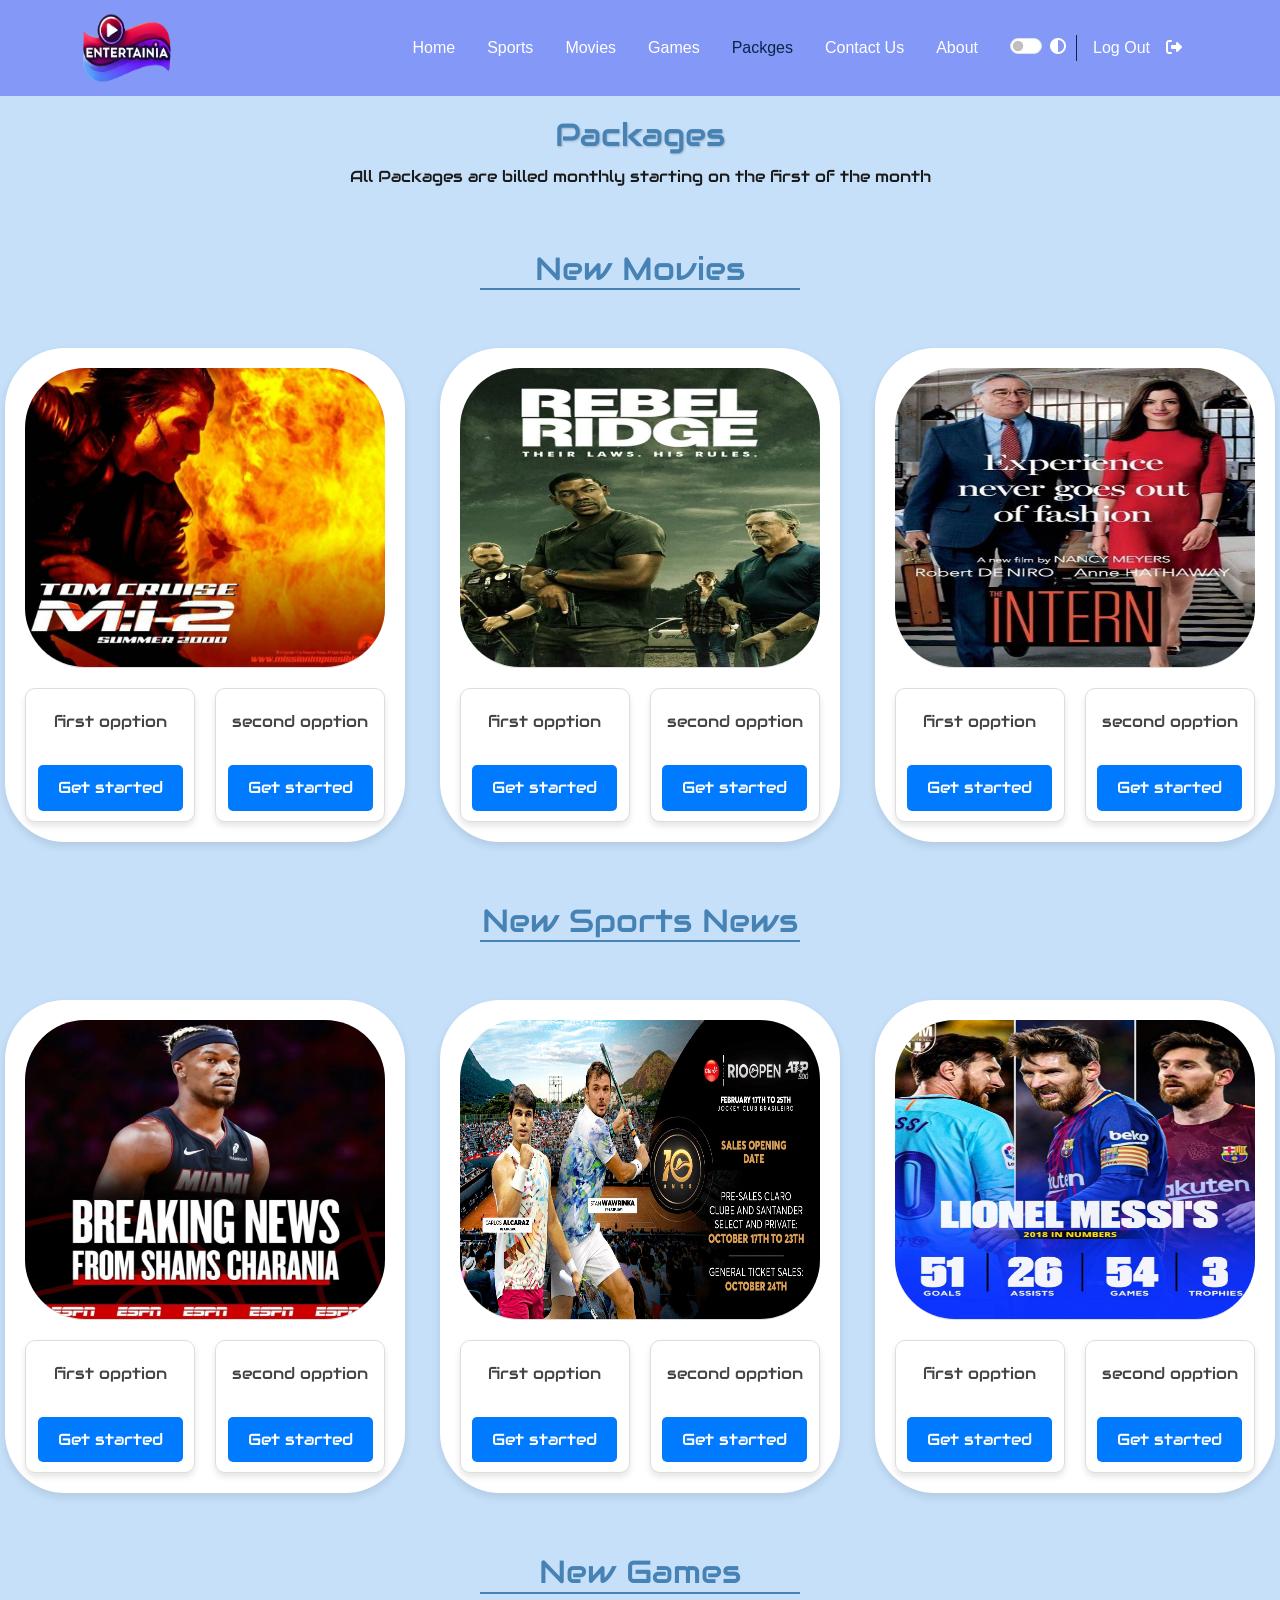
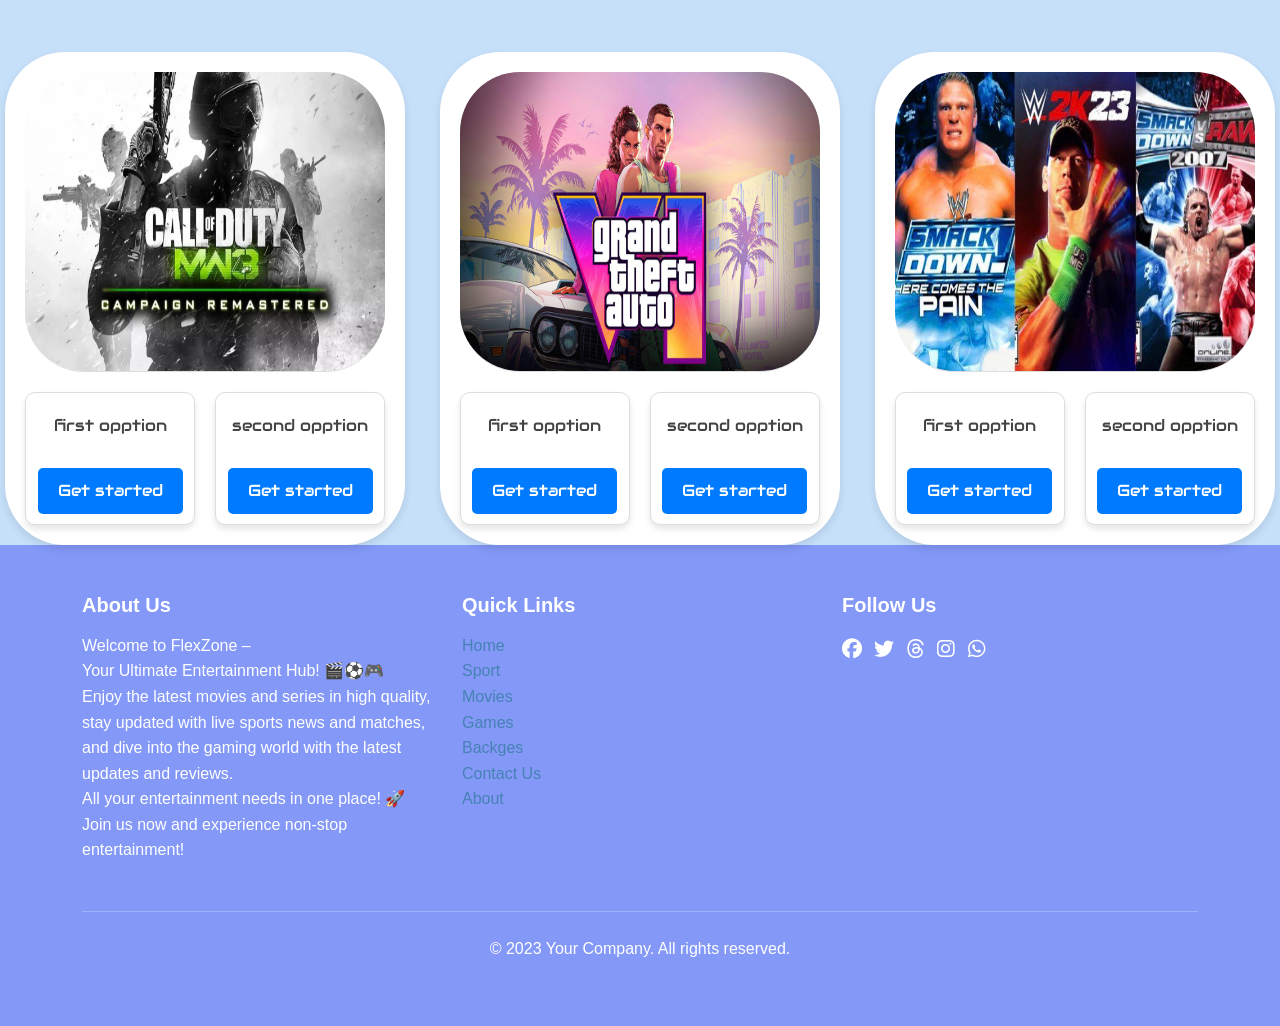
<file: package.html>
<!DOCTYPE html>
<html lang="en">

<head>
    <meta charset="UTF-8">
    <meta name="viewport" content="width=device-width, initial-scale=1.0">
    <title>Packages</title>
    <link href="https://cdn.jsdelivr.net/npm/bootstrap@5.3.3/dist/css/bootstrap.min.css" rel="stylesheet"
        integrity="sha384-QWTKZyjpPEjISv5WaRU9OFeRpok6YctnYmDr5pNlyT2bRjXh0JMhjY6hW+ALEwIH" crossorigin="anonymous">
    <link rel="stylesheet" href="https://cdnjs.cloudflare.com/ajax/libs/font-awesome/6.7.2/css/all.min.css"
        integrity="sha512-Evv84Mr4kqVGRNSgIGL/F/aIDqQb7xQ2vcrdIwxfjThSH8CSR7PBEakCr51Ck+w+/U6swU2Im1vVX0SVk9ABhg=="
        crossorigin="anonymous" referrerpolicy="no-referrer" />
    <link rel="stylesheet" href="css/navbarAndFooterAndColors.css" />
    <link rel="stylesheet" href="css/package.css">
</head>

<body>
    <!-- Start Navbar -->
    <nav class="navbar navbar-expand-lg sticky-top">
        <div class="container">
            <a class="navbar-brand" href="index.html"><img src="images/logo.png" class="logo" alt="Entertainia"></a>
            <button class="navbar-toggler" type="button" data-bs-toggle="collapse" data-bs-target="#main"
                aria-controls="main" aria-expanded="false" aria-label="Toggle navigation">
                <i class="fa-solid fa-bars"></i>
            </button>
            <div class="collapse navbar-collapse" id="main">
                <ul class="navbar-nav ms-auto mb-2 mb-lg-0">
                    <li class="nav-item">
                        <a class="nav-link p-2 p-lg-3" aria-current="page" href="index.html">Home</a>
                    </li>
                    <li class="nav-item">
                        <a class="nav-link p-2 p-lg-3" href="sports.html">Sports</a>
                    </li>
                    <li class="nav-item">
                        <a class="nav-link p-2 p-lg-3" href="movies.html">Movies</a>
                    </li>
                    <li class="nav-item">
                        <a class="nav-link p-2 p-lg-3" href="games.html">Games</a>
                    </li>
                    <li class="nav-item">
                        <a class="nav-link p-2 p-lg-3 active" href="package.html">Packges</a>
                    </li>
                    <li class="nav-item">
                        <a class="nav-link p-2 p-lg-3" href="contact.html">Contact Us</a>
                    </li>
                    <li class="nav-item">
                        <a class="nav-link p-2 p-lg-3" href="index.html#aboutUs">About</a>
                    </li>
                </ul>
                <div class="form-check form-switch ms-3">
                    <input class="form-check-input" type="checkbox" id="darkModeSwitch">
                    <label class="form-check-label" for="darkModeSwitch">
                        <i class="dark-icone fa-solid fa-circle-half-stroke"></i></label>
                </div>
                <div class="log-out ps-3 pe-3">
                    <a href="#" onclick="logOut(event)">Log Out<i class="fa-solid fa-right-from-bracket ps-3"></i></a>
                </div>
            </div>
        </div>
    </nav>
    <!-- End Navbar -->

    <div id="headPackage">
        <h2>Packages</h2>
        <p>All Packages are billed monthly starting on the first of the month</p>
    </div>

    <h2 class="header">New Movies</h2>
    <section class="row" id="bigSec">

        <section class="col-md-6 col-lg-4" id="sec1">
            <div>
                <img id="img" src="images/mi2.jpg">
            </div>
            <div id="flex" data-name="Mission Impossiple 2">
                <div>
                    <ul>
                        <li>first opption</li>
                    </ul>

                    <button onclick="subscribe(this)" data-option="first">Get started</button>
                </div>
                <div>
                    <ul>
                        <li>second opption</li>
                    </ul>

                    <button onclick="subscribe(this)" data-option="second">Get started</button>
                </div>
            </div>
        </section>

        <section class="col-md-6 col-lg-4" id="sec1">
            <div>
                <img id="img" src="images/sF3ycofO06op9l9rQU61PJJZlih.jpg">
            </div>
            <div id="flex" data-name="Rebel Ridge">
                <div>
                    <ul>
                        <li>first opption</li>
                    </ul>

                    <button onclick="subscribe(this)" data-option="first">Get started</button>
                </div>
                <div>
                    <ul>
                        <li>second opption</li>
                    </ul>

                    <button onclick="subscribe(this)" data-option="second">Get started</button>
                </div>
            </div>
        </section>

        <section class="col-md-6 col-lg-4" id="sec1">
            <div>
                <img id="img" src="images/OIP (6).jpg">
            </div>
            <div id="flex" data-name="Intern">
                <div>
                    <ul>
                        <li>first opption</li>
                    </ul>

                    <button onclick="subscribe(this)" data-option="first">Get started</button>
                </div>
                <div>
                    <ul>
                        <li>second opption</li>
                    </ul>

                    <button onclick="subscribe(this)" data-option="second">Get started</button>
                </div>
            </div>
        </section>
    </section>

    <h2 class="header">New Sports News</h2>
    <section class="row" id="bigSec">

        <section class="col-md-6 col-lg-4" id="sec1">
            <div>
                <img id="img" src="images/basketball.jpeg">
            </div>
            <div id="flex" data-name="About BasketBall">
                <div>
                    <ul>
                        <li>first opption</li>
                    </ul>

                    <button onclick="subscribe(this)" data-option="first">Get started</button>
                </div>
                <div>
                    <ul>
                        <li>second opption</li>
                    </ul>

                    <button onclick="subscribe(this)" data-option="second">Get started</button>
                </div>
            </div>
        </section>

        <section class="col-md-6 col-lg-4" id="sec1">
            <div>
                <img id="img" src="images/tennis.jpeg">
            </div>
            <div id="flex" data-name="About Tennis">
                <div>
                    <ul>
                        <li>first opption</li>
                    </ul>

                    <button onclick="subscribe(this)" data-option="first">Get started</button>
                </div>
                <div>
                    <ul>
                        <li>second opption</li>
                    </ul>

                    <button onclick="subscribe(this)" data-option="second">Get started</button>
                </div>
            </div>
        </section>

        <section class="col-md-6 col-lg-4" id="sec1">
            <div>
                <img id="img" src="images/football.jpeg">
            </div>
            <div id="flex" data-name="About Football">
                <div>
                    <ul>
                        <li>first opption</li>
                    </ul>

                    <button onclick="subscribe(this)" data-option="first">Get started</button>
                </div>
                <div>
                    <ul>
                        <li>second opption</li>
                    </ul>

                    <button onclick="subscribe(this)" data-option="second">Get started</button>
                </div>
            </div>
        </section>
    </section>

    <h2 class="header">New Games</h2>
    <section class="row" id="bigSec">

        <section class="col-md-6 col-lg-4" id="sec1">
            <div>
                <img id="img" src="images/callOfDuty.jpeg">
            </div>
            <div id="flex" data-name="About Call of Duty">
                <div>
                    <ul>
                        <li>first opption</li>
                    </ul>

                    <button onclick="subscribe(this)" data-option="first">Get started</button>
                </div>
                <div>
                    <ul>
                        <li>second opption</li>
                    </ul>

                    <button onclick="subscribe(this)" data-option="second">Get started</button>
                </div>
            </div>
        </section>

        <section class="col-md-6 col-lg-4" id="sec1">
            <div>
                <img id="img" src="images/gta.jpeg">
            </div>
            <div id="flex" data-name="About GTA">
                <div>
                    <ul>
                        <li>first opption</li>
                    </ul>

                    <button onclick="subscribe(this)" data-option="first">Get started</button>
                </div>
                <div>
                    <ul>
                        <li>second opption</li>
                    </ul>

                    <button onclick="subscribe(this)" data-option="second">Get started</button>
                </div>
            </div>
        </section>

        <section class="col-md-6 col-lg-4" id="sec1">
            <div>
                <img id="img" src="images/wwe.jpeg">
            </div>
            <div id="flex" data-name="About Rasal Mania">
                <div>
                    <ul>
                        <li>first opption</li>
                    </ul>

                    <button onclick="subscribe(this)" data-option="first">Get started</button>
                </div>
                <div>
                    <ul>
                        <li>second opption</li>
                    </ul>

                    <button onclick="subscribe(this)" data-option="second">Get started</button>
                </div>
            </div>
        </section>
    </section>

    <!-- Start Footer -->
    <footer class="mt-auto">
        <div class="container">
            <div class="row">
                <div class="col-md-4 mb-3">
                    <h5>About Us</h5>
                    <p>
                        Welcome to FlexZone – <br>
                        Your Ultimate Entertainment Hub! 🎬⚽🎮

                        <br>Enjoy the latest movies and series in high quality, stay updated with live sports news and
                        matches, and dive into the gaming world with the latest updates and reviews. <br>All your
                        entertainment needs in one place! 🚀

                        <br>Join us now and experience non-stop entertainment!
                    </p>
                </div>
                <div class="col-md-4 mb-3">
                    <h5>Quick Links</h5>
                    <ul class="list-unstyled">
                        <li><a href="index.html" class="text-decoration-none">Home</a></li>
                        <li><a href="sports.html" class="text-decoration-none">Sport</a></li>
                        <li><a href="movies.html" class="text-decoration-none">Movies</a></li>
                        <li><a href="games.html" class="text-decoration-none">Games</a></li>
                        <li><a href="package.html" class="text-decoration-none">Backges</a></li>
                        <li><a href="contact.html" class="text-decoration-none">Contact Us</a></li>
                        <li><a href="index.html#aboutUs" class="text-decoration-none">About</a></li>
                    </ul>
                </div>
                <div class="col-md-4 mb-3">
                    <h5>Follow Us</h5>
                    <ul class="list-inline social-icons">
                        <li class="list-inline-item"><a href="#"><i class="fa-brands fa-facebook"></i></a></li>
                        <li class="list-inline-item"><a href="#"><i class="fa-brands fa-twitter"></i></a></li>
                        <li class="list-inline-item"><a href="#"><i class="fa-brands fa-threads"></i></a></li>
                        <li class="list-inline-item"><a href="#"><i class="fa-brands fa-instagram"></i></a></li>
                        <li class="list-inline-item"><a href="#"><i class="fa-brands fa-whatsapp"></i></a></li>
                    </ul>
                </div>
            </div>
            <hr class="mb-4">
            <div class="row">
                <div class="col-md-12 text-center">
                    <p>&copy; 2023 Your Company. All rights reserved.</p>
                </div>
            </div>
        </div>
    </footer>
    <!-- End Footer -->

    <!-- Scroll to Top -->
    <div id="scrollTop">
        <i class="fa-solid fa-angle-up"></i>
    </div>

    <script src="https://cdn.jsdelivr.net/npm/bootstrap@5.3.3/dist/js/bootstrap.bundle.min.js"
        integrity="sha384-YvpcrYf0tY3lHB60NNkmXc5s9fDVZLESaAA55NDzOxhy9GkcIdslK1eN7N6jIeHz"
        crossorigin="anonymous"></script>
    <script src="js/commonCode.js"></script>
    <script src="js/package.js"></script>
</body>

</html>
</file>
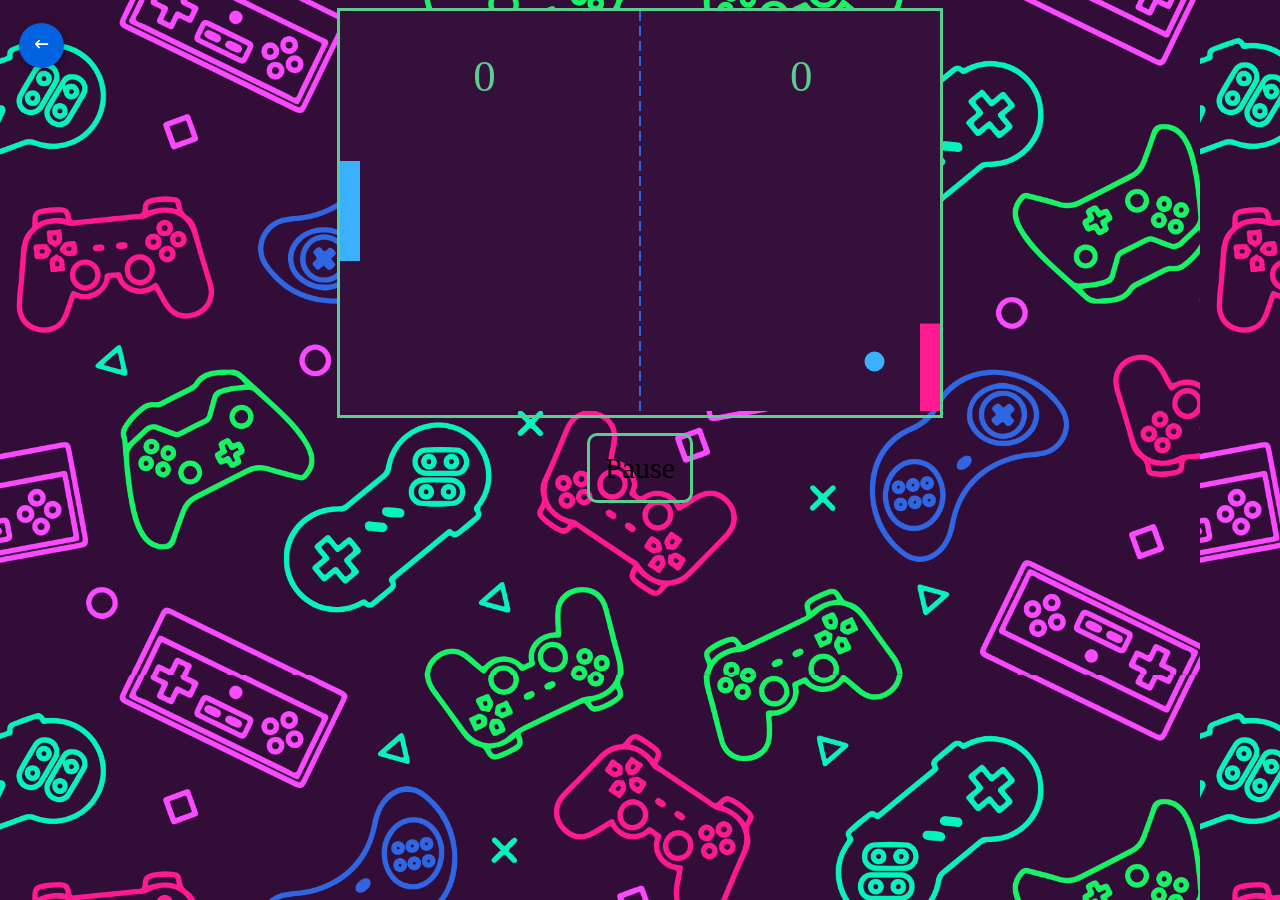
<file: pingPong.html>
<!DOCTYPE html>
<html lang="en">

<head>
    <meta charset="UTF-8">
    <meta name="viewport" content="width=device-width, initial-scale=1.0">
    <title>Ping Pong</title>
    <link rel="stylesheet" href="https://cdnjs.cloudflare.com/ajax/libs/font-awesome/6.7.2/css/all.min.css"
        integrity="sha512-Evv84Mr4kqVGRNSgIGL/F/aIDqQb7xQ2vcrdIwxfjThSH8CSR7PBEakCr51Ck+w+/U6swU2Im1vVX0SVk9ABhg=="
        crossorigin="anonymous" referrerpolicy="no-referrer" />
    <link rel="stylesheet" href="css/goBack.css">
    <link rel="stylesheet" href="css/pingPong.css">
</head>

<body>
    <!-- Start Go Back Button -->
    <button class="goBack" onclick="window.location.href = 'games.html'">
        <div class="sign"><i class="fa-solid fa-arrow-left-long"></i></div>
        <div class="text">Go Back to Games</div>
    </button>
    <!-- End Go Back Button -->

    <div class="game-container">
        <canvas id="pong" width="600" height="400"></canvas>
    </div>
    <div id="pause">Pause</div>

    <script src="js/pingPong.js"></script>
</body>

</html>
</file>
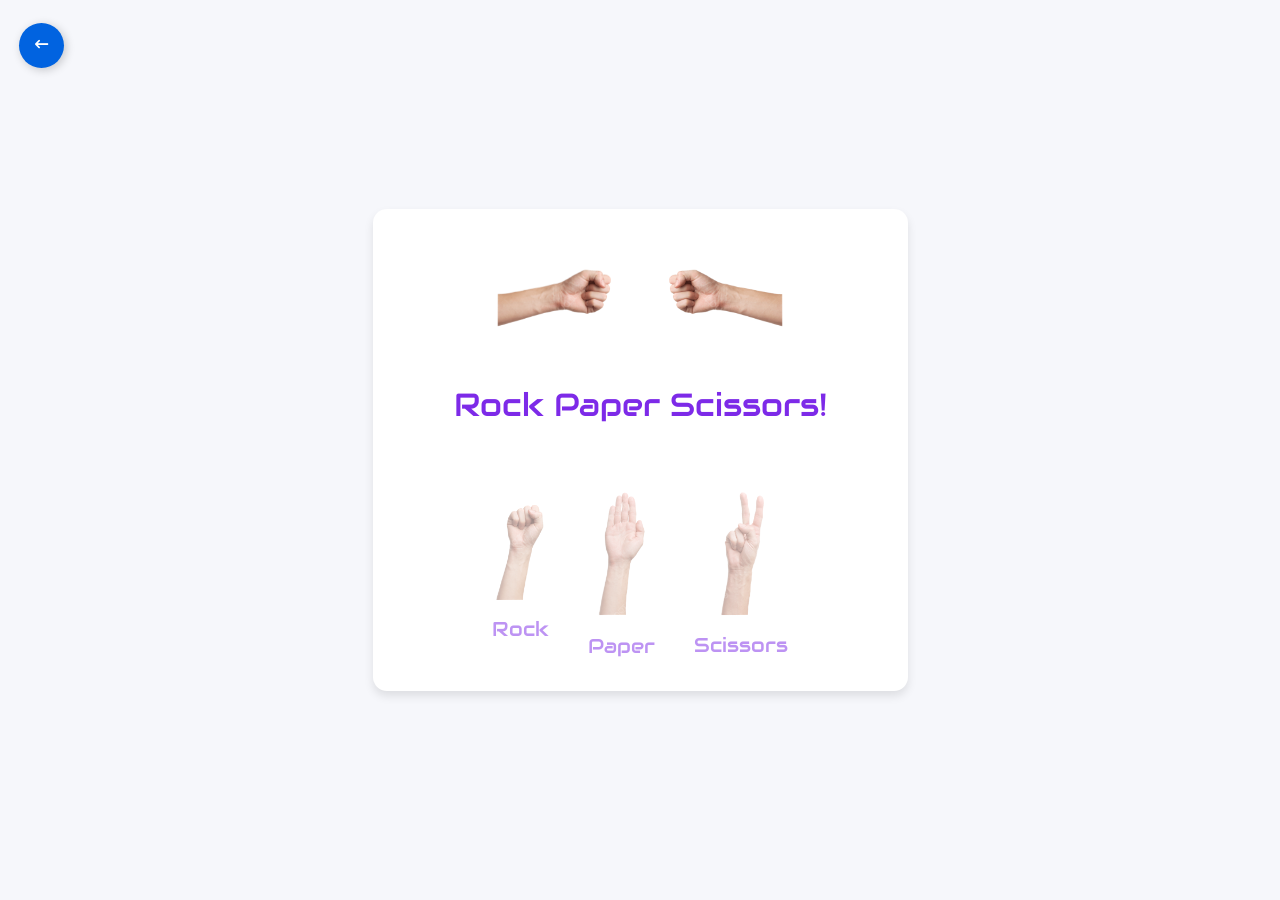
<file: rockPaperScissors.html>
<!DOCTYPE html>
<html lang="en">

<head>
    <meta charset="UTF-8" />
    <meta http-equiv="X-UA-Compatible" content="IE=edge" />
    <meta name="viewport" content="width=device-width, initial-scale=1.0" />
    <title>Rock Paper Scissors</title>
    <link rel="stylesheet" href="https://cdnjs.cloudflare.com/ajax/libs/font-awesome/6.7.2/css/all.min.css"
        integrity="sha512-Evv84Mr4kqVGRNSgIGL/F/aIDqQb7xQ2vcrdIwxfjThSH8CSR7PBEakCr51Ck+w+/U6swU2Im1vVX0SVk9ABhg=="
        crossorigin="anonymous" referrerpolicy="no-referrer" />
    <link rel="stylesheet" href="css/goBack.css">
    <link rel="stylesheet" href="css/rockPaperScissors.css" />
</head>

<body>
    <!-- Start Go Back Button -->
    <button class="goBack" onclick="window.location.href = 'games.html'">
        <div class="sign"><i class="fa-solid fa-arrow-left-long"></i></div>
        <div class="text">Go Back to Games</div>
    </button>
    <!-- End Go Back Button -->

    <!-- container of the game  -->
    <section class="container">
        <!-- upper section -->
        <div class="result_field">
            <div class="result_images">
                <span class="user_result">
                    <img src="images/rock.png">
                </span>
                <span class="bot_result">
                    <img src="images/rock.png">
                </span>
            </div>
            <div class="result">Rock Paper Scissors!</div>
        </div>

        <!-- lower section -->
        <div class="option_images">
            <span class="option_image">
                <img src="images/rock.png">
                <p>Rock</p>
            </span>
            <span class="option_image">
                <img src="images/paper.png">
                <p>Paper</p>
            </span>
            <span class="option_image">
                <img src="images/scissors.png">
                <p>Scissors</p>
            </span>
        </div>
    </section>

    <script src="js/rockPaperScissors.js" defer></script>
</body>

</html>
</file>
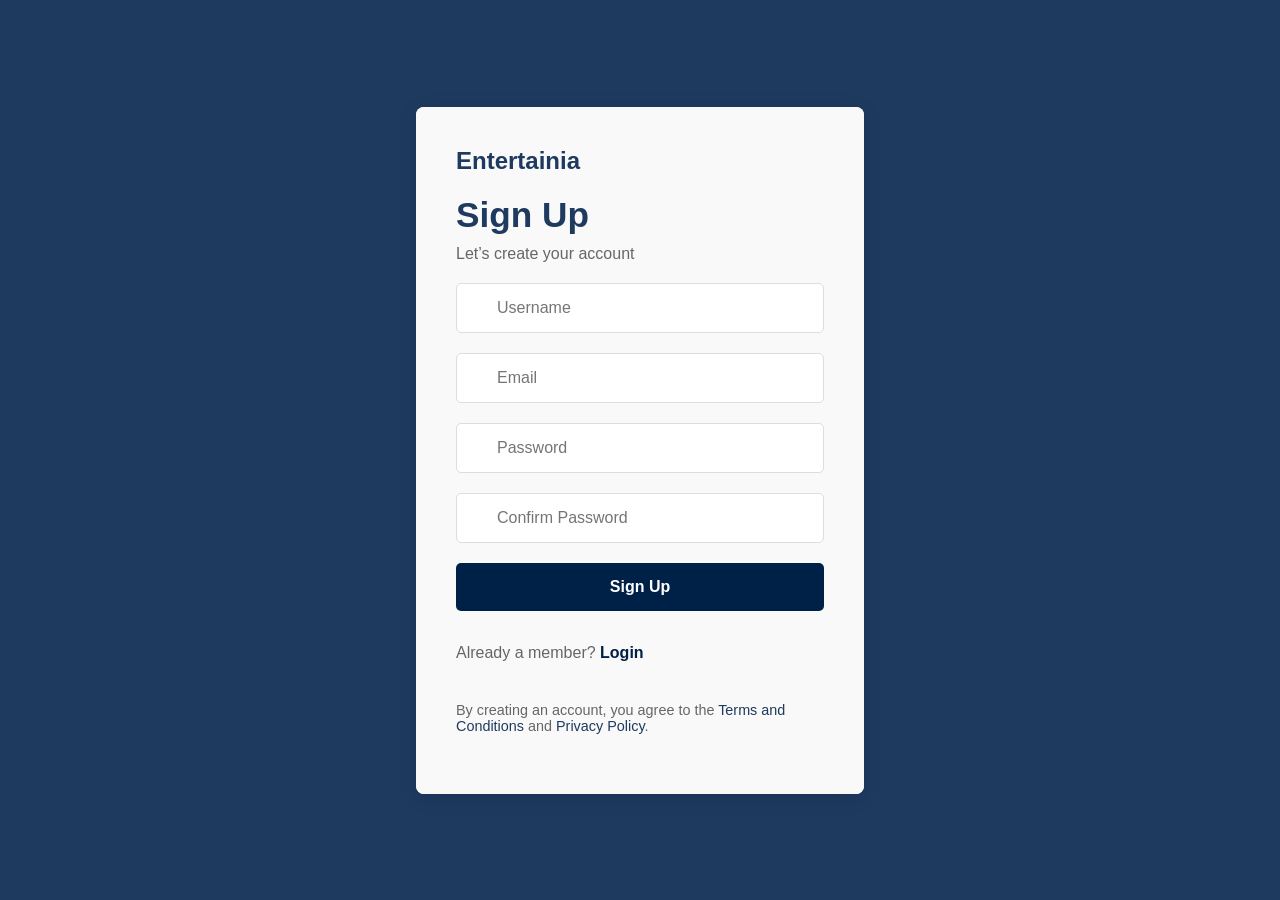
<file: signup.html>
<!DOCTYPE html>
<html lang="en">

<head>
    <meta charset="UTF-8">
    <meta name="viewport" content="width=device-width, initial-scale=1.0">
    <title>Sign Up</title>
    <link rel="stylesheet" href="css/sign.css">
</head>

<body>
    <div class="container">
        <div class="left-section">
            <div class="logo">Entertainia</div>
            <h1>Sign Up</h1>
            <p>Let’s create your account</p>
            <form method="post" onsubmit="signUp(event)">
                <div class="input-group">
                    <input type="text" placeholder="Username" id="userName" required>
                    <i class="fas fa-user"></i>
                </div>
                <div class="input-group">
                    <input type="email" placeholder="Email" id="email" required>
                    <i class="fas fa-envelope"></i>
                </div>
                <div class="input-group">
                    <input type="password" placeholder="Password" id="password" required>
                    <i class="fas fa-lock"></i>
                </div>
                <div class="input-group">
                    <input type="password" placeholder="Confirm Password" id="confirmPassword" required>
                    <i class="fas fa-lock"></i>
                </div>
                <button type="submit" class="signup-btn" onclick="signUp(event)">Sign Up</button>
            </form>
            <br>
            <p class="createAccount">Already a member? <span class="login-link" onclick="redirectToLogin()">Login</span></p>
            <p class="terms">
                By creating an account, you agree to the
                <a href="#">Terms and Conditions</a> and
                <a href="#">Privacy Policy</a>.
            </p>
        </div>
    </div>

    <script src="js/signup.js"></script>
</body>

</html>
</file>
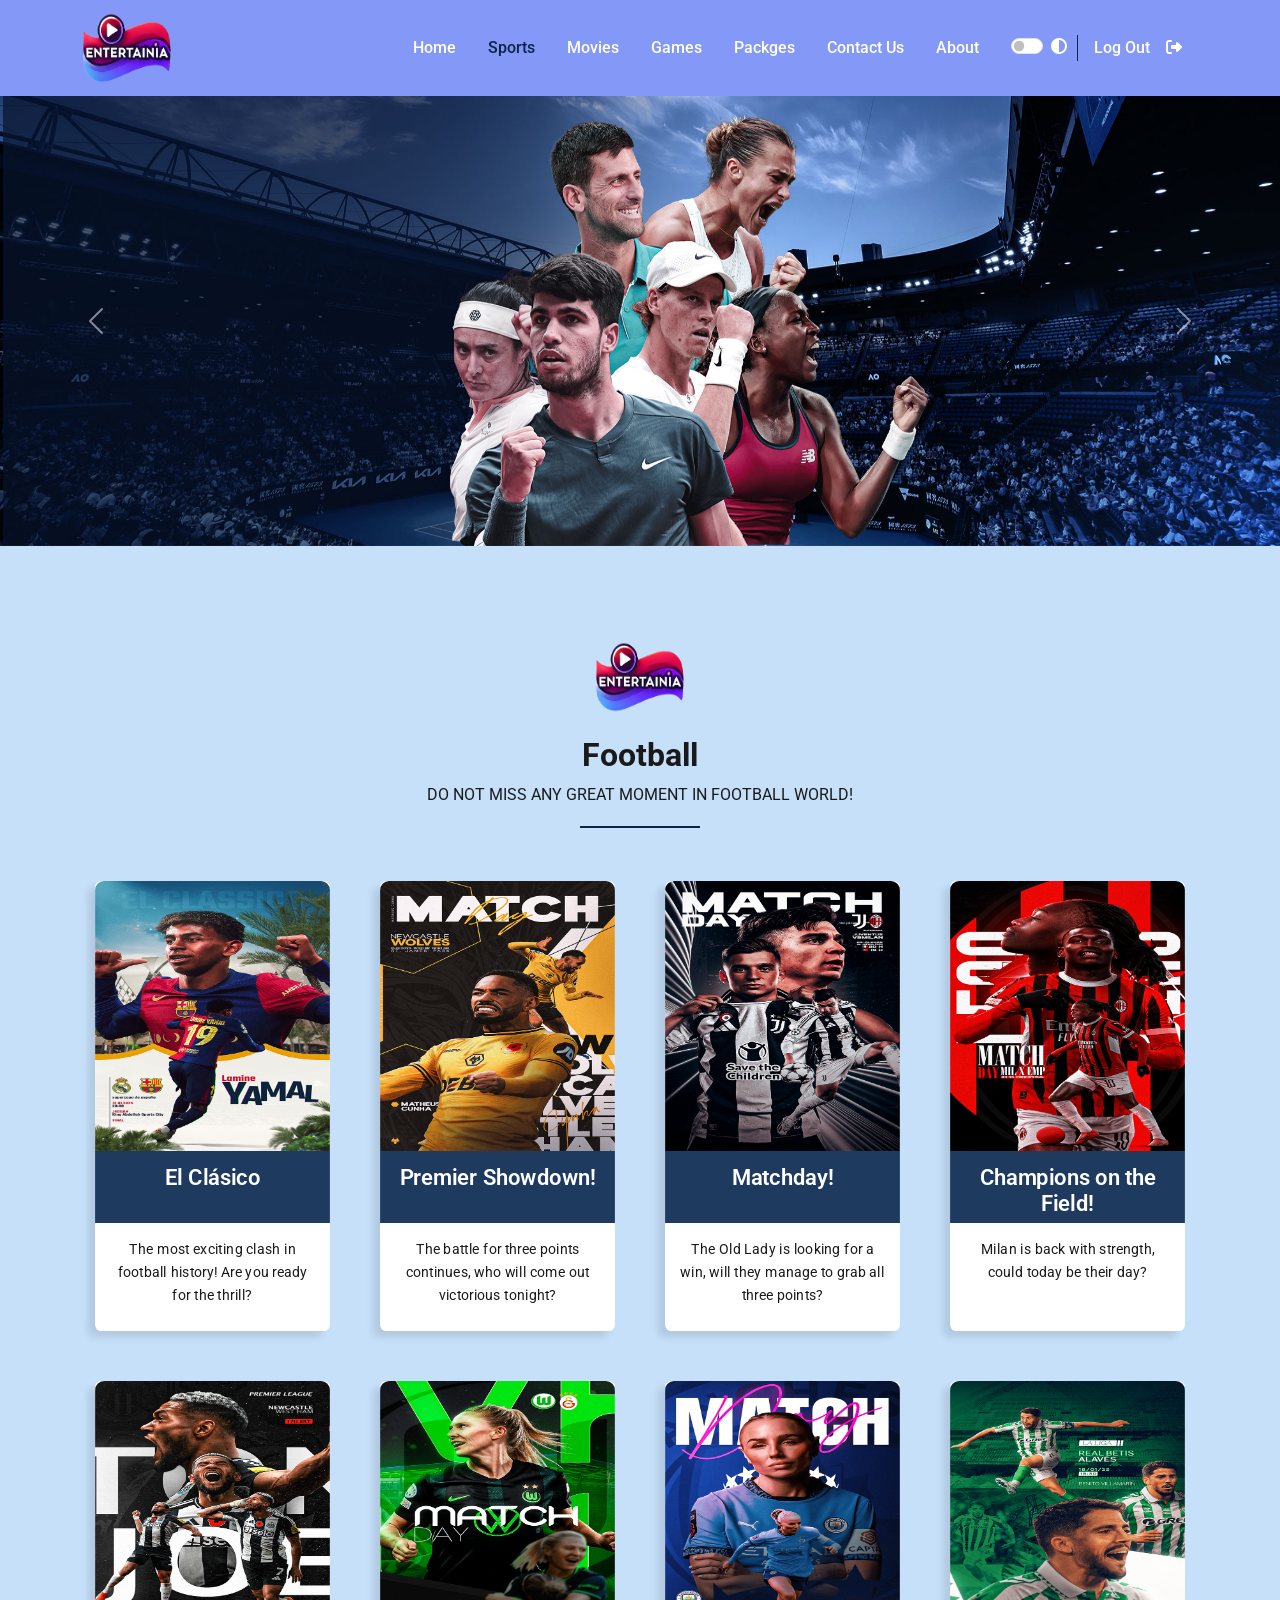
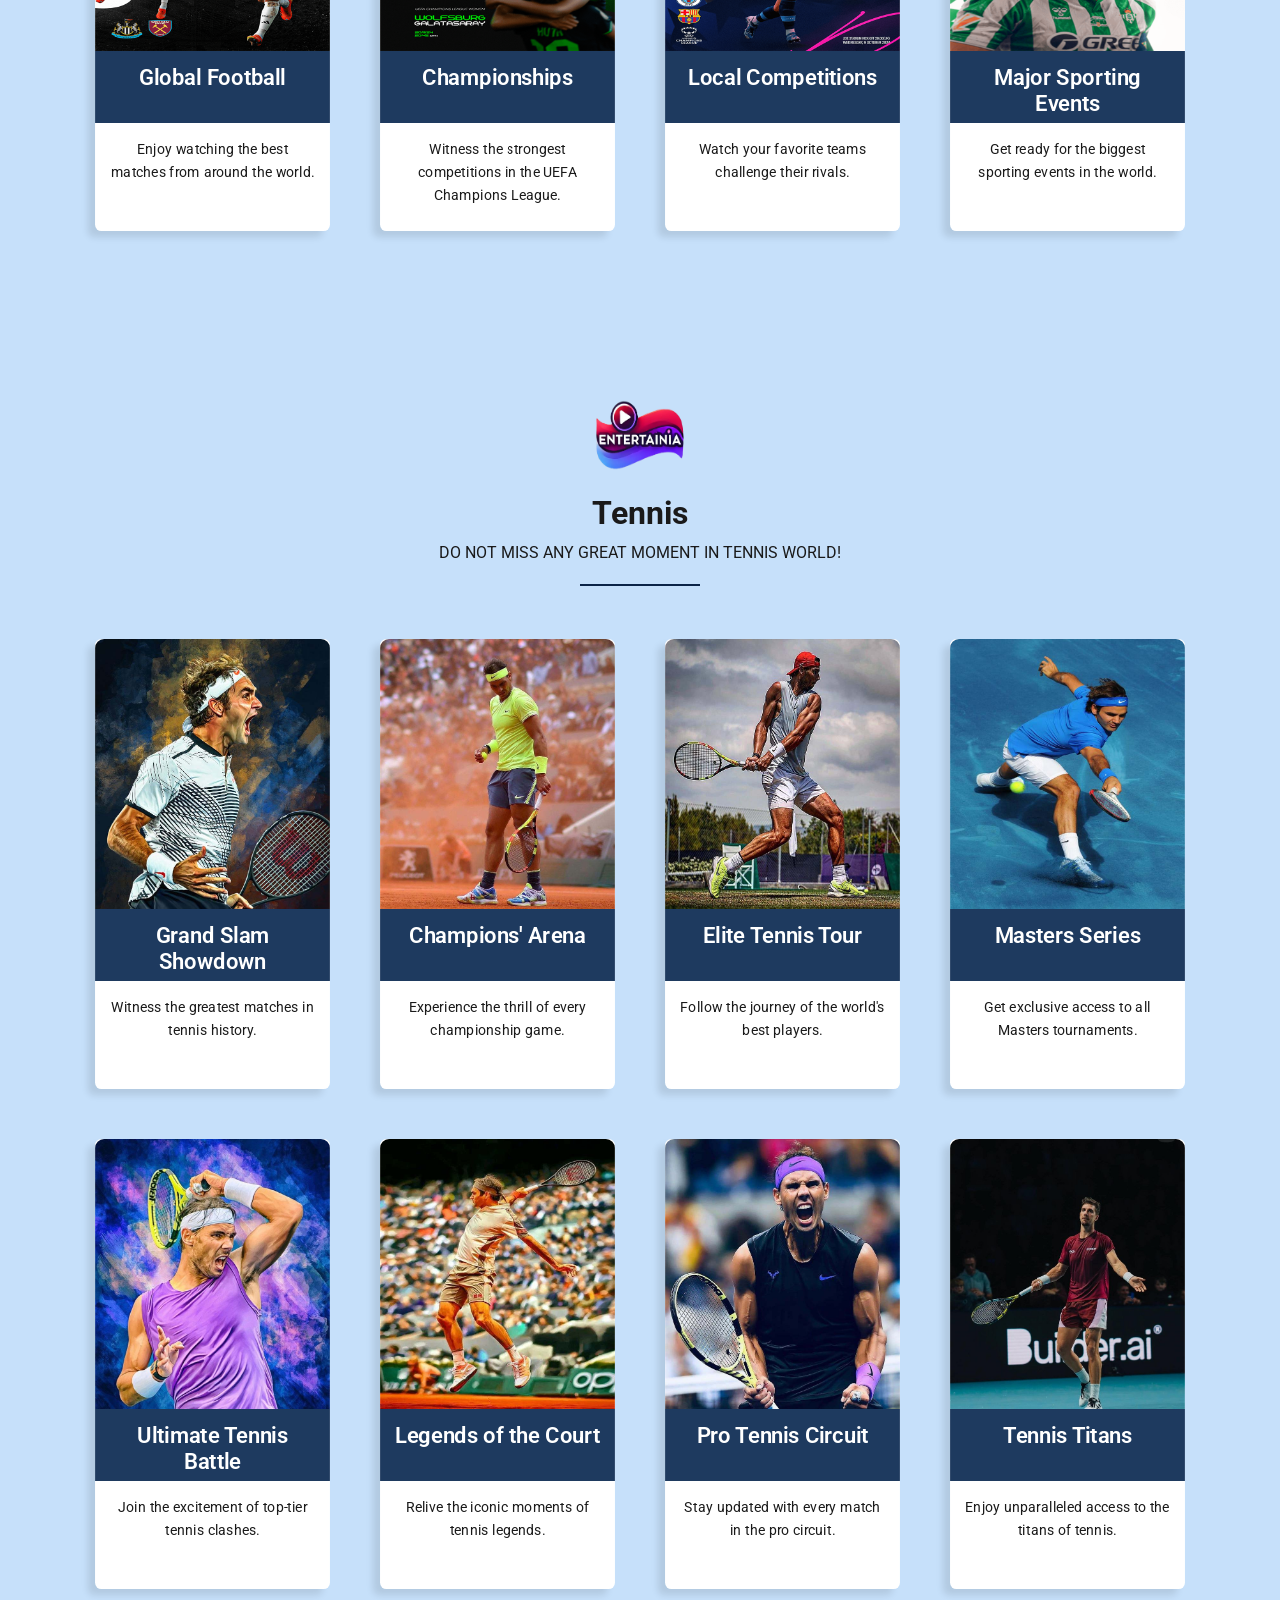
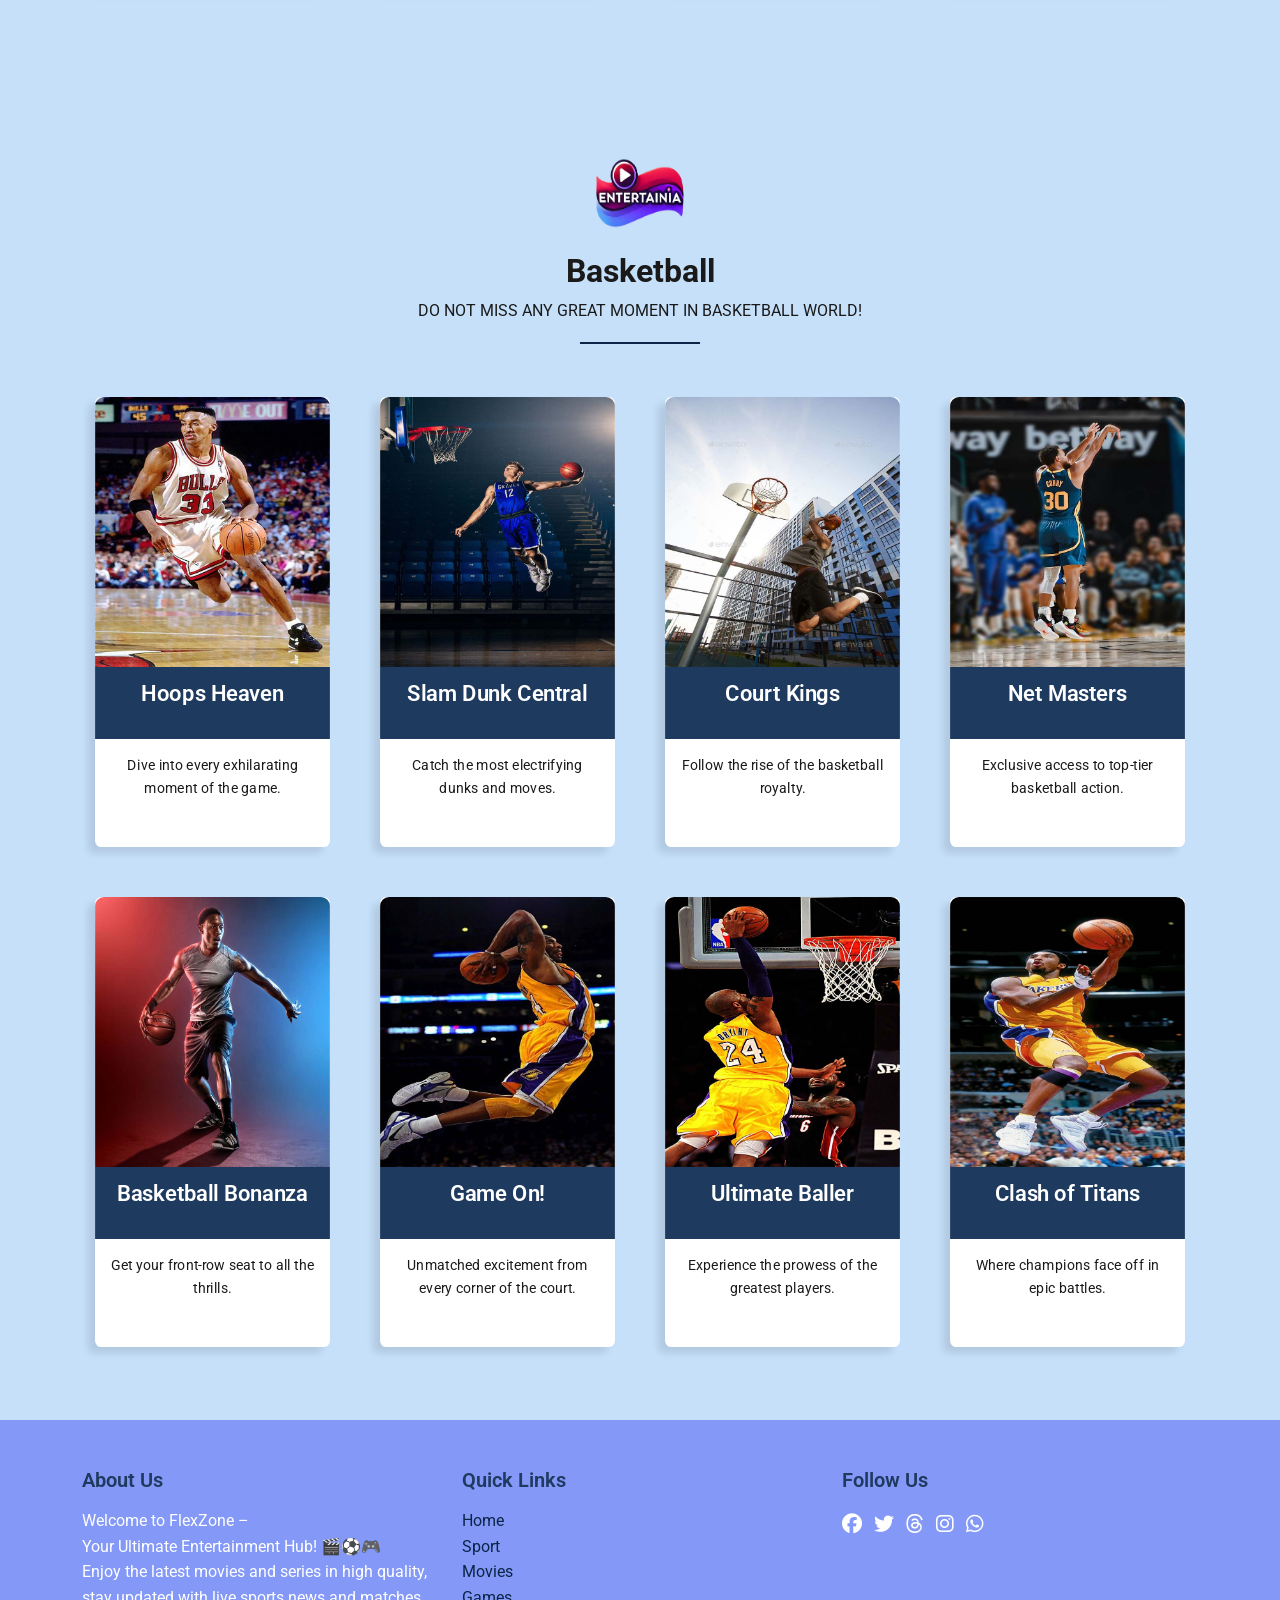
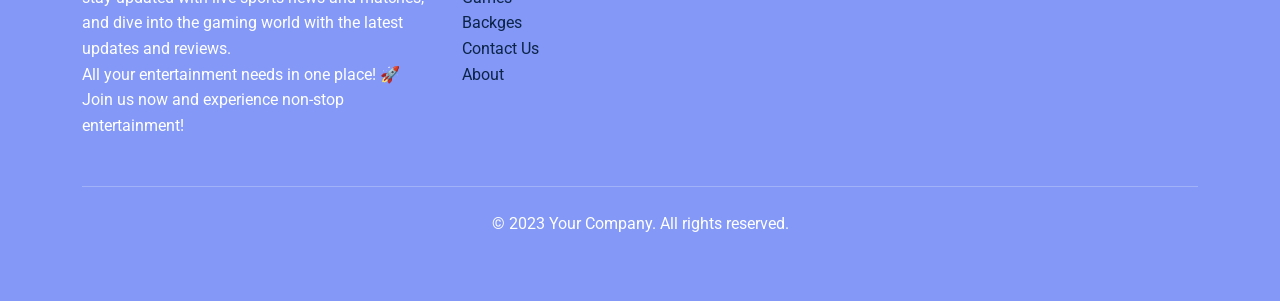
<file: sports.html>
<!DOCTYPE html>
<html lang="en">

<head>
  <meta charset="UTF-8" />
  <meta name="viewport" content="width=device-width, initial-scale=1.0" />
  <title>Sports</title>
  <link href="https://cdn.jsdelivr.net/npm/bootstrap@5.3.3/dist/css/bootstrap.min.css" rel="stylesheet"
    integrity="sha384-QWTKZyjpPEjISv5WaRU9OFeRpok6YctnYmDr5pNlyT2bRjXh0JMhjY6hW+ALEwIH" crossorigin="anonymous">
  <link rel="stylesheet" href="https://cdnjs.cloudflare.com/ajax/libs/font-awesome/6.7.2/css/all.min.css"
    integrity="sha512-Evv84Mr4kqVGRNSgIGL/F/aIDqQb7xQ2vcrdIwxfjThSH8CSR7PBEakCr51Ck+w+/U6swU2Im1vVX0SVk9ABhg=="
    crossorigin="anonymous" referrerpolicy="no-referrer" />
  <link rel="stylesheet" href="css/navbarAndFooterAndColors.css" />
  <link rel="stylesheet" href="css/commonDesign.css" />
  <link rel="preconnect" href="https://fonts.googleapis.com" />
  <link rel="preconnect" href="https://fonts.gstatic.com" crossorigin />
  <link href="https://fonts.googleapis.com/css2?family=Roboto:ital,wght@0,100..900;1,100..900&display=swap"
    rel="stylesheet" />
</head>

<body>
  <!-- Start Navbar -->
  <nav class="navbar navbar-expand-lg sticky-top">
    <div class="container">
      <a class="navbar-brand" href="index.html"><img src="images/logo.png" class="logo" alt="Entertainia"></a>
      <button class="navbar-toggler" type="button" data-bs-toggle="collapse" data-bs-target="#main" aria-controls="main"
        aria-expanded="false" aria-label="Toggle navigation">
        <i class="fa-solid fa-bars"></i>
      </button>
      <div class="collapse navbar-collapse" id="main">
        <ul class="navbar-nav ms-auto mb-2 mb-lg-0">
          <li class="nav-item">
            <a class="nav-link p-2 p-lg-3" aria-current="page" href="index.html">Home</a>
          </li>
          <li class="nav-item">
            <a class="nav-link p-2 p-lg-3 active" href="sports.html">Sports</a>
          </li>
          <li class="nav-item">
            <a class="nav-link p-2 p-lg-3" href="movies.html">Movies</a>
          </li>
          <li class="nav-item">
            <a class="nav-link p-2 p-lg-3" href="games.html">Games</a>
          </li>
          <li class="nav-item">
            <a class="nav-link p-2 p-lg-3" href="package.html">Packges</a>
          </li>
          <li class="nav-item">
            <a class="nav-link p-2 p-lg-3" href="contact.html">Contact Us</a>
          </li>
          <li class="nav-item">
            <a class="nav-link p-2 p-lg-3" href="index.html#aboutUs">About</a>
          </li>
        </ul>
        <div class="form-check form-switch ms-3">
          <input class="form-check-input" type="checkbox" id="darkModeSwitch">
          <label class="form-check-label" for="darkModeSwitch">
            <i class="dark-icone fa-solid fa-circle-half-stroke"></i></label>
        </div>
        <div class="log-out ps-3 pe-3">
          <a href="#" onclick="logOut(event)">Log Out<i class="fa-solid fa-right-from-bracket ps-3"></i></a>
        </div>
      </div>
    </div>
  </nav>
  <!-- End Navbar -->

  <!-- Landing Section -->
  <!-- <div class="landing">
    <div id="carouselExample" class="carousel slide" data-bs-ride="carousel" data-bs-interval="4000">
      <div class="carousel-inner">
        <div class="carousel-item active">
          <img src="images/1.jpg" class="d-block w-100" alt="...">
        </div>
        <div class="carousel-item">
          <img src="images/2.jpg" class="d-block w-100" alt="...">
        </div>
        <div class="carousel-item">
          <img src="images/3.jpg" class="d-block w-100" alt="...">
        </div>
        <div class="carousel-item">
          <img src="images/4.jpg" class="d-block w-100" alt="...">
        </div>
        <div class="carousel-item">
          <img src="images/6.jpg" class="d-block w-100" alt="...">
        </div>
        <div class="carousel-item">
          <img src="images/7.jpg" class="d-block w-100" alt="...">
        </div>
      </div>
      <button class="carousel-control-prev" type="button" data-bs-target="#carouselExample" data-bs-slide="prev">
        <span class="carousel-control-prev-icon" aria-hidden="true"></span>
        <span class="visually-hidden">Previous</span>
      </button>
      <button class="carousel-control-next" type="button" data-bs-target="#carouselExample" data-bs-slide="next">
        <span class="carousel-control-next-icon" aria-hidden="true"></span>
        <span class="visually-hidden">Next</span>
      </button>
    </div>
  </div> -->
  <div class="landing">
    <div id="carouselExample" class="carousel slide" data-bs-ride="carousel" data-bs-interval="4000">
      <div class="carousel-inner" id="carouselContainerSport">
      </div>
      <button class="carousel-control-prev" type="button" data-bs-target="#carouselExample" data-bs-slide="prev">
        <span class="carousel-control-prev-icon" aria-hidden="true"></span>
        <span class="visually-hidden">Previous</span>
      </button>
      <button class="carousel-control-next" type="button" data-bs-target="#carouselExample" data-bs-slide="next">
        <span class="carousel-control-next-icon" aria-hidden="true"></span>
        <span class="visually-hidden">Next</span>
      </button>
    </div>
  </div>

  <!-- Football Section -->
  <!-- <div class="features text-center pt-5 pb-5">
    <div class="container">
      <div class="main-title mt-5 mb-5 position-relative">
        <img class="mb-4" src="images/logo.png" alt="">
        <h2>Football</h2>
        <p class="text-uppercase">Do not miss any great moment in Football World!</p>
      </div>
      <div class="row">
        <div class="col-md-6 col-lg-3">
          <div class="box">
            <img class="img-fluid" src="images/Football/f1.png" alt="">
            <h4 class="p-3">El Clásico</h4>
            <p class="p-3">The most exciting clash in football history! Are you ready for the thrill?</p>
          </div>
        </div>
        <div class="col-md-6 col-lg-3">
          <div class="box">
            <img class="img-fluid" src="images/Football/f2.png" alt="">
            <h4 class="p-3">Premier Showdown!</h4>
            <p class="p-3">The battle for three points continues, who will come out victorious tonight?</p>
          </div>
        </div>
        <div class="col-md-6 col-lg-3">
          <div class="box">
            <img class="img-fluid" src="images/Football/f3.png" alt="">
            <h4 class="p-3">Matchday!</h4>
            <p class="p-3">The Old Lady is looking for a win, will they manage to grab all three points?</p>
          </div>
        </div>
        <div class="col-md-6 col-lg-3">
          <div class="box">
            <img class="img-fluid" src="images/Football/f4.png" alt="">
            <h4 class="p-3">Champions on the Field!</h4>
            <p class="p-3">Milan is back with strength, could today be their day?</p>
          </div>
        </div>
        <div class="col-md-6 col-lg-3">
          <div class="box">
            <img class="img-fluid" src="images/Football/f5.png" alt="">
            <h4 class="p-3">Global Football</h4>
            <p class="p-3">Enjoy watching the best matches from around the world.</p>
          </div>
        </div>
        <div class="col-md-6 col-lg-3">
          <div class="box">
            <img class="img-fluid" src="images/Football/f6.png" alt="">
            <h4 class="p-3">Championships</h4>
            <p class="p-3">Witness the strongest competitions in the UEFA Champions League.</p>
          </div>
        </div>
        <div class="col-md-6 col-lg-3">
          <div class="box">
            <img class="img-fluid" src="images/Football/f7.png" alt="">
            <h4 class="p-3">Local Competitions</h4>
            <p class="p-3">Watch your favorite teams challenge their rivals.</p>
          </div>
        </div>
        <div class="col-md-6 col-lg-3">
          <div class="box">
            <img class="img-fluid" src="images/Football/f8.png" alt="">
            <h4 class="p-3">Major Sporting Events</h4>
            <p class="p-3">Get ready for the biggest sporting events in the world.</p>
          </div>
        </div>
      </div>
    </div>
  </div> -->
  <div class="features text-center pt-5 pb-5">
    <div class="container">
      <div class="main-title mt-5 mb-5 position-relative">
        <img class="mb-4 logo" src="images/logo.png" alt="Entertainia">
        <h2>Football</h2>
        <p class="text-uppercase">Do not miss any great moment in Football World!</p>
      </div>
      <div class="row" id="footballContainer">
      </div>
    </div>
  </div>

  <!-- Tennis Section -->
  <!-- <div class="features text-center pt-5 pb-5">
    <div class="container">
      <div class="main-title mt-5 mb-5 position-relative">
        <img class="mb-4" src="images/logo.png" alt="">
        <h2>Tennis</h2>
        <p class="text-uppercase">Do not miss any great moment in Tennis World!</p>
      </div>
      <div class="row">
        <div class="col-md-6 col-lg-3">
          <div class="box">
            <img class="img-fluid" src="images/Tennis/t1.jpg" alt="">
            <h4 class="p-3">Grand Slam Showdown</h4>
            <p class="p-3">Witness the greatest matches in tennis history.</p>
          </div>
        </div>
        <div class="col-md-6 col-lg-3">
          <div class="box">
            <img class="img-fluid" src="images/Tennis/t2.jpg" alt="">
            <h4 class="p-3">Champions' Arena</h4>
            <p class="p-3">Experience the thrill of every championship game.</p>
          </div>
        </div>
        <div class="col-md-6 col-lg-3">
          <div class="box">
            <img class="img-fluid" src="images/Tennis/t3.jpg" alt="">
            <h4 class="p-3">Elite Tennis Tour</h4>
            <p class="p-3">Follow the journey of the world's best players.</p>
          </div>
        </div>
        <div class="col-md-6 col-lg-3">
          <div class="box">
            <img class="img-fluid" src="images/Tennis/t4.jpg" alt="">
            <h4 class="p-3">Masters Series</h4>
            <p class="p-3">Get exclusive access to all Masters tournaments.</p>
          </div>
        </div>
        <div class="col-md-6 col-lg-3">
          <div class="box">
            <img class="img-fluid" src="images/Tennis/t5.jpg" alt="">
            <h4 class="p-3">Ultimate Tennis Battle</h4>
            <p class="p-3">Join the excitement of top-tier tennis clashes.</p>
          </div>
        </div>
        <div class="col-md-6 col-lg-3">
          <div class="box">
            <img class="img-fluid" src="images/Tennis/t6.jpg" alt="">
            <h4 class="p-3">Legends of the Court</h4>
            <p class="p-3">Relive the iconic moments of tennis legends.</p>
          </div>
        </div>
        <div class="col-md-6 col-lg-3">
          <div class="box">
            <img class="img-fluid" src="images/Tennis/t7.jpg" alt="">
            <h4 class="p-3">Pro Tennis Circuit</h4>
            <p class="p-3">Stay updated with every match in the pro circuit.</p>
          </div>
        </div>
        <div class="col-md-6 col-lg-3">
          <div class="box">
            <img class="img-fluid" src="images/Tennis/t9.jpg" alt="">
            <h4 class="p-3">Tennis Titans</h4>
            <p class="p-3">Enjoy unparalleled access to the titans of tennis.</p>
          </div>
        </div>
      </div>
    </div>
  </div> -->
  <div class="features text-center pt-5 pb-5">
    <div class="container">
      <div class="main-title mt-5 mb-5 position-relative">
        <img class="mb-4 logo" src="images/logo.png" alt="Entertainia">
        <h2>Tennis</h2>
        <p class="text-uppercase">Do not miss any great moment in Tennis World!</p>
      </div>
      <div class="row" id="tennisContainer">
      </div>
    </div>
  </div>

  <!-- BasketBall Section -->
  <!-- <div class="features text-center pt-5 pb-5">
    <div class="container">
      <div class="main-title mt-5 mb-5 position-relative">
        <img class="mb-4" src="images/logo.png" alt="">
        <h2>Basketball</h2>
        <p class="text-uppercase">Do not miss any great moment in BasketBall World!</p>
      </div>
      <div class="row">
        <div class="col-md-6 col-lg-3">
          <div class="box">
            <img class="img-fluid" src="images/basket/1.jpg" alt="">
            <h4 class="p-3">Hoops Heaven</h4>
            <p class="p-3">Dive into every exhilarating moment of the game.</p>
          </div>
        </div>
        <div class="col-md-6 col-lg-3">
          <div class="box">
            <img class="img-fluid" src="images/basket/b2.jpg" alt="">
            <h4 class="p-3">Slam Dunk Central</h4>
            <p class="p-3">Catch the most electrifying dunks and moves.</p>
          </div>
        </div>
        <div class="col-md-6 col-lg-3">
          <div class="box">
            <img class="img-fluid" src="images/basket/b3.jpg" alt="">
            <h4 class="p-3">Court Kings</h4>
            <p class="p-3">Follow the rise of the basketball royalty.</p>
          </div>
        </div>
        <div class="col-md-6 col-lg-3">
          <div class="box">
            <img class="img-fluid" src="images/basket/b4.jpg" alt="">
            <h4 class="p-3">Net Masters</h4>
            <p class="p-3">Exclusive access to top-tier basketball action.</p>
          </div>
        </div>
        <div class="col-md-6 col-lg-3">
          <div class="box">
            <img class="img-fluid" src="images/basket/b6.jpg" alt="">
            <h4 class="p-3">Basketball Bonanza</h4>
            <p class="p-3">Get your front-row seat to all the thrills.</p>
          </div>
        </div>
        <div class="col-md-6 col-lg-3">
          <div class="box">
            <img class="img-fluid" src="images/basket/b5.jpg" alt="">
            <h4 class="p-3">Game On!</h4>
            <p class="p-3">Unmatched excitement from every corner of the court.</p>
          </div>
        </div>
        <div class="col-md-6 col-lg-3">
          <div class="box">
            <img class="img-fluid" src="images/basket/b7.jpg" alt="">
            <h4 class="p-3">Ultimate Baller</h4>
            <p class="p-3">Experience the prowess of the greatest players.</p>
          </div>
        </div>
        <div class="col-md-6 col-lg-3">
          <div class="box">
            <img class="img-fluid" src="images/basket/b8.jpg" alt="">
            <h4 class="p-3">Clash of Titans</h4>
            <p class="p-3">Where champions face off in epic battles.</p>
          </div>
        </div>
      </div>
    </div>
  </div> -->
  <div class="features text-center pt-5 pb-5">
    <div class="container">
      <div class="main-title mt-5 mb-5 position-relative">
        <img class="mb-4 logo" src="images/logo.png" alt="Entertainia">
        <h2>Basketball</h2>
        <p class="text-uppercase">Do not miss any great moment in Basketball World!</p>
      </div>
      <div class="row" id="basketballContainer">
      </div>
    </div>
  </div>

  <!-- Start Footer -->
  <footer class="mt-auto">
    <div class="container">
      <div class="row">
        <div class="col-md-4 mb-3">
          <h5>About Us</h5>
          <p>
            Welcome to FlexZone – <br>
            Your Ultimate Entertainment Hub! 🎬⚽🎮

            <br>Enjoy the latest movies and series in high quality, stay updated with live sports news and
            matches, and dive into the gaming world with the latest updates and reviews. <br>All your
            entertainment needs in one place! 🚀

            <br>Join us now and experience non-stop entertainment!
          </p>
        </div>
        <div class="col-md-4 mb-3">
          <h5>Quick Links</h5>
          <ul class="list-unstyled">
            <li><a href="index.html" class="text-decoration-none">Home</a></li>
            <li><a href="sports.html" class="text-decoration-none">Sport</a></li>
            <li><a href="movies.html" class="text-decoration-none">Movies</a></li>
            <li><a href="games.html" class="text-decoration-none">Games</a></li>
            <li><a href="package.html" class="text-decoration-none">Backges</a></li>
            <li><a href="contact.html" class="text-decoration-none">Contact Us</a></li>
            <li><a href="index.html#aboutUs" class="text-decoration-none">About</a></li>
          </ul>
        </div>
        <div class="col-md-4 mb-3">
          <h5>Follow Us</h5>
          <ul class="list-inline social-icons">
            <li class="list-inline-item"><a href="#"><i class="fa-brands fa-facebook"></i></a></li>
            <li class="list-inline-item"><a href="#"><i class="fa-brands fa-twitter"></i></a></li>
            <li class="list-inline-item"><a href="#"><i class="fa-brands fa-threads"></i></a></li>
            <li class="list-inline-item"><a href="#"><i class="fa-brands fa-instagram"></i></a></li>
            <li class="list-inline-item"><a href="#"><i class="fa-brands fa-whatsapp"></i></a></li>
          </ul>
        </div>
      </div>
      <hr class="mb-4">
      <div class="row">
        <div class="col-md-12 text-center">
          <p>&copy; 2023 Your Company. All rights reserved.</p>
        </div>
      </div>
    </div>
  </footer>
  <!-- End Footer -->

  <!-- Scroll to Top -->
  <div id="scrollTop">
    <i class="fa-solid fa-angle-up"></i>
  </div>

  <script src="https://cdn.jsdelivr.net/npm/bootstrap@5.3.3/dist/js/bootstrap.bundle.min.js"
    integrity="sha384-YvpcrYf0tY3lHB60NNkmXc5s9fDVZLESaAA55NDzOxhy9GkcIdslK1eN7N6jIeHz"
    crossorigin="anonymous"></script>
  <script src="js/commonCode.js"></script>
  <script src="js/sports.js"></script>
</body>

</html>
</file>
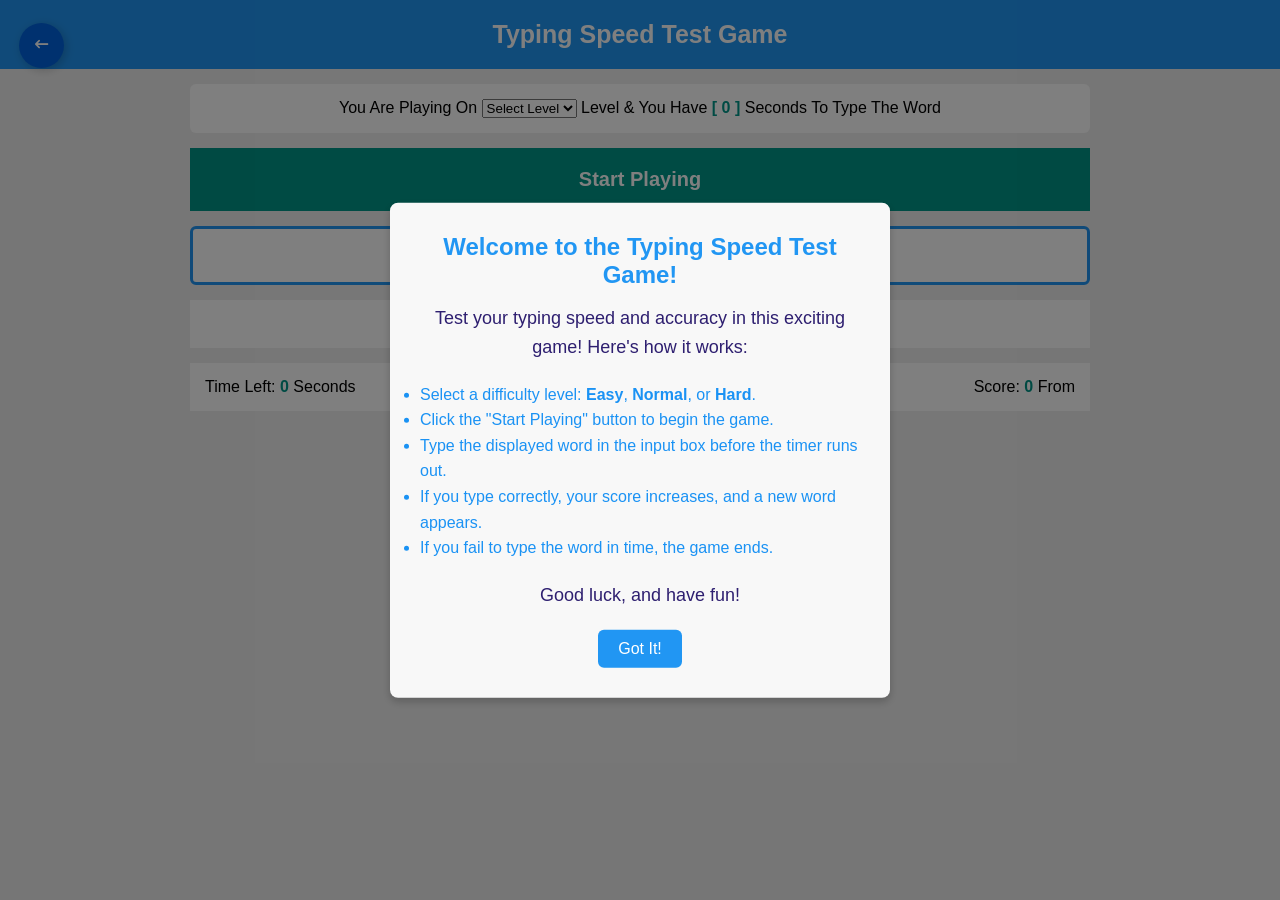
<file: typing.html>
<!DOCTYPE html>
<html lang="en">

<head>
  <meta charset="UTF-8">
  <meta name="viewport" content="width=device-width, initial-scale=1.0">
  <title>Typing Speed Test Game</title>
  <link rel="stylesheet" href="https://cdnjs.cloudflare.com/ajax/libs/font-awesome/6.7.2/css/all.min.css"
    integrity="sha512-Evv84Mr4kqVGRNSgIGL/F/aIDqQb7xQ2vcrdIwxfjThSH8CSR7PBEakCr51Ck+w+/U6swU2Im1vVX0SVk9ABhg=="
    crossorigin="anonymous" referrerpolicy="no-referrer" />
  <link rel="stylesheet" href="css/goBack.css">
  <link rel="stylesheet" href="css/typing.css">
</head>

<body>
  <!-- Start Go Back Button -->
  <button class="goBack" onclick="window.location.href = 'games.html'">
    <div class="sign"><i class="fa-solid fa-arrow-left-long"></i></div>
    <div class="text">Go Back to Games</div>
  </button>
  <!-- End Go Back Button -->

  <div class="instructions-overlay" id="instructions-overlay"></div>
  <div class="instructions-popup" id="instructions-popup">
    <h2>Welcome to the Typing Speed Test Game!</h2>
    <p>
      Test your typing speed and accuracy in this exciting game! Here's how it works:
    </p>
    <ul style="text-align: left; font-size: 16px; color: #1a92f4; margin-bottom: 20px; line-height: 1.6;">
      <li>Select a difficulty level: <strong>Easy</strong>, <strong>Normal</strong>, or <strong>Hard</strong>.</li>
      <li>Click the "Start Playing" button to begin the game.</li>
      <li>Type the displayed word in the input box before the timer runs out.</li>
      <li>If you type correctly, your score increases, and a new word appears.</li>
      <li>If you fail to type the word in time, the game ends.</li>
    </ul>
    <p>Good luck, and have fun!</p>
    <button onclick="closeInstructions()">Got It!</button>
  </div>

  <div class="game">
    <div class="name">Typing Speed Test Game</div>
    <div class="container">
      <div class="message">
        You Are Playing On
        <select class="lvl">
          <option value="" disabled selected>Select Level</option>
          <option value="Easy">Easy</option>
          <option value="Normal">Normal</option>
          <option value="Hard">Hard</option>
        </select> Level
        & You Have <span class="seconds">0</span> Seconds To Type The Word
      </div>
      <div class="start">Start Playing</div>
      <div class="the-word"></div>
      <input type="text" class="input" placeholder="Type the word here..." />
      <div class="upcoming-words">Words Will Show Here</div>
      <div class="control">
        <div class="time">Time Left: <span>0</span> Seconds</div>
        <div class="score">
          Score: <span class="got">0</span> From <span class="total"></span>
        </div>
      </div>
      <div class="finish"></div>
    </div>
  </div>
  <div class="overlay"></div>
  <div class="popup" id="popup">
    <h2 id="popup-title"></h2>
    <p id="popup-message"></p>
    <button onclick="restartGame()">Play Again</button>
  </div>
  <script src="js/typing.js"></script>
</body>

</html>
</file>
<file: css/goBack.css>
.goBack {
    display: flex;
    align-items: center;
    justify-content: flex-start;
    width: 45px;
    height: 45px;
    border: none;
    border-radius: 50%;
    cursor: pointer;
    position: relative;
    overflow: hidden;
    transition-duration: .3s;
    box-shadow: 2px 2px 10px rgba(0, 0, 0, 0.199);
    background-color: #0163E0;
    position: absolute;
    top: 2.5%;
    left: 1.5%;
}

.sign {
    width: 100%;
    transition-duration: .3s;
    display: flex;
    align-items: center;
    justify-content: center;
}

.sign i {
    width: 30px;
    color: white;
}

.text {
    position: absolute;
    right: 0%;
    width: 0%;
    opacity: 0;
    color: white;
    font-size: 1.2em;
    font-weight: 600;
    transition-duration: .3s;
}

.goBack:hover {
    width: 240px;
    border-radius: 40px;
    transition-duration: .5s;
}

.goBack:hover .sign {
    width: 30%;
    transition-duration: .3s;
    padding-left: 10px;
}

.goBack:hover .text {
    opacity: 1;
    width: 70%;
    transition-duration: .3s;
    padding-right: 10px;
}

.goBack:active {
    transform: translate(2px, 2px);
}
</file>
<file: css/chess.css>
* {
    font-family: Arial, sans-serif;
    margin: 0;
    padding: 0;
    box-sizing: border-box;
}


/* body {
    background: linear-gradient(135deg, #190466, #094997, #2369b9, #0a6179);
    background-size: 200% 200%;
    animation: wave 6s infinite linear;
} */

main {
    padding: 20px;
    padding-top: 0;
}

.game-container {
    position: relative;
    margin: 0 auto;
    max-width: 550px;
    height: 550px;
    border: 2px solid #000;
    overflow: hidden;
}

.chessboard {
    display: grid;
    grid-template-columns: repeat(8, 1fr);
    grid-template-rows: repeat(8, 1fr);
    width: 100%;
    height: 100%;
    transition: transform 0.5s ease;
}

.cell {
    display: flex;
    justify-content: center;
    align-items: center;
    font-size: 24px;
    text-align: center;
}

.light {
    background-color: #888ff4;
}

.dark {
    background-color: #5232e8;
}

.piece {
    width: 50%;
    height: auto;
    max-width: 50px;
    transition: transform 0.3s ease;
}

.cell:hover {
    border: 4px dashed #000;
}

.cell:hover .piece {
    scale: 1.2;
}

.selected {
    border: 2px solid red;
}

.cell.highlight {
    background-color: rgba(0, 255, 0, 0.5);
    position: relative;
}

.cell.highlight::after {
    content: '';
    width: 10px;
    height: 10px;
    background-color: green;
    border-radius: 50%;
    position: absolute;
    top: 50%;
    left: 50%;
    transform: translate(-50%, -50%);
}

.start-button {
    display: block;
    /* Ensure the button behaves as a block element */
    margin: 0 auto;
    /* Horizontally center the button */
    padding: 15px 20px;
    /* Add some padding for a better appearance */
    font-size: 16px;
    /* Adjust font size for readability */
    background-color: #007bff;
    /* Button background color */
    color: #fff;
    /* Button text color */
    border: none;
    /* Remove border */
    border-radius: 5px;
    /* Add rounded corners */
    cursor: pointer;
    /* Change cursor to pointer on hover */
    text-align: center;
    /* Center text inside the button */
}

.start-button:hover {
    background-color: #0056b3;
    /* Darken the button color on hover */
}

.center-container {
    display: flex;
    /* Use Flexbox for centering */
    flex-direction: column;
    /* Align items vertically */
    justify-content: center;
    /* Center items vertically */
    align-items: center;
    /* Center items horizontally */
    height: 80px;
    /* Make the container take the full viewport height */
    width: 100%;
    /* Full width */
}

.disabled {
    pointer-events: none;
    opacity: 0.5;
}
</file>
<file: css/connect4.css>
* {
    font-family: Arial, sans-serif;
    margin: 0;
    padding: 0;
    box-sizing: border-box;
}

main {
    padding: 20px;
    padding-top: 0;
}

.game-container {
    position: relative;
    margin: 0 auto;
    max-width: 550px;
    border: 2px solid #000;
    background-color: #ffffff;
    border-radius: 10px;
    overflow: hidden;
}

.connect4Board {
    display: grid;
    grid-template-columns: repeat(7, 1fr);
    grid-template-rows: repeat(6, 1fr);
    gap: 2px;
    padding: 5px;
    height: 400px;
}

.cell {
    background-color: #bbb8b8;
    border-radius: 50%;
    cursor: pointer;
    display: flex;
    justify-content: center;
    align-items: center;
}

.cell:hover {
    border: 2px dashed rgb(76, 76, 247);
}

.cell.red {
    background-color: red;
}

.cell.yellow {
    background-color: yellow;
}

.winning {
    background-color: #80ff00 !important;
    box-shadow: 0 0 10px #38ff00;
    animation: glow 1s infinite alternate;
}

@keyframes glow {
    from {
        transform: scale(1);
    }

    to {
        transform: scale(1.1);
    }
}

.start-button {
    display: block;
    margin: 10px auto;
    padding: 15px 20px;
    font-size: 16px;
    background-color: #007bff;
    color: #fff;
    border: none;
    border-radius: 5px;
    cursor: pointer;
    text-align: center;
}

.start-button:hover,
.reset-button:hover {
    background-color: #0056b3;
}

.center-container {
    display: flex;
    flex-direction: column;
    justify-content: center;
    align-items: center;
    height: 80px;
    width: 100%;
}

.disabled {
    pointer-events: none;
    opacity: 0.5;
}

@media (max-width: 415px) {
    .cell {
        width: 45px;
        height: 45px;
    }

    .connect4Board {
        height: 300px;
    }

    .start-button,
    .reset-button {
        font-size: 14px;
        padding: 8px 16px;
    }
}

@media (max-width: 500px) and (min-width: 416px) {
    .cell {
        width: 50px;
        height: 60px;
    }

    .connect4Board {
        height: 400px;
    }
}
</file>
<file: css/navbarAndFooterAndColors.css>
/* :root {
    --dark-color: #0b0100;
    --dark-orange-color: #0B2447;
    --second-orange-color: #19376D;
    --third-orange-color: #576CBC;
    --fourth-orange-color: #A5D7E8;
    --white-color: #ffffff;
    --black-color: #030305;
    --body-bg-color: #f8f9fa;
    --text-color: #030305;
    --box-bg-color: #ffffff;
    --box-shadow-color: rgba(0, 0, 0, 0.1);

} */
:root {
    --dark-color: #8398f7;
    --dark-blue-color: #0B2447;
    --second-blue-color: #89CFF0;
    --third-blue-color: #1E3A5F;
    --fourth-blue-color: #4682B4;
    --fifth-blue-color: #A5D7E8;

    --white-color: #ffffff;
    --black-color: #1A1A1A;

    --body-bg-color: #c6e0fa;
    --text-color: #1A1A1A;
    --box-bg-color: #ffffff;
    --box-shadow-color: rgba(0, 0, 0, 0.1);
}


/* [data-theme="dark"] {
    --dark-color: #1a1a1a;
    --dark-orange-color: #f2ac56;
    --second-orange-color: #ffe2a4;
    --third-orange-color: #fff2c5;
    --white-color: #ffffff;
    --black-color: #030305;
    --body-bg-color: #121212;
    --text-color: #ffffff;
    --box-bg-color: #1a1a1a;
    --box-shadow-color: rgba(255, 255, 255, 0.1);
} */

[data-theme="dark"] {
    /* --dark-color: #0c0101;
    --dark-accent-color: #FF6B6B;
    --second-accent-color: #FFA94D;
    --third-accent-color: #FFD43B;
    --white-color: #EAEAEA;
    --black-color: #474747;
    --body-bg-color: #121212;
    --text-color: #EAEAEA;
    --box-bg-color: #202020; */
    --dark-color: #3f5072;
    --dark-accent-color: #03045e;
    --second-accent-color: #0077b6;
    --third-accent-color: #00b4d8;
    --fourth-accent-color: #90e0ef;
    --fifth-accent-color: #caf0f8;
    --white-color: #EAEAEA;
    --black-color: #474747;
    --body-bg-color: #33415c;
    --text-color: #EAEAEA;
    --box-bg-color: #414141;
    --box-shadow-color: rgba(255, 255, 255, 0.08);
}

body {
    font-family: 'Roboto', sans-serif;
    font-weight: 400;
    line-height: 1.6;
    background-color: var(--body-bg-color);
    color: var(--text-color);
}

/* Start Navbar */
.navbar {
    background-color: var(--dark-color);
    font-family: 'Roboto', sans-serif;
    font-weight: 500;
}

.logo {
    width: 90px;
    height: 70px;
}

.navbar .navbar-nav .nav-link {
    color: var(--white-color);
    font-size: 1rem;
    transition: color 0.3s ease;
}

.navbar .navbar-nav .nav-link:hover,
.navbar .navbar-nav .nav-link:focus,
.navbar .navbar-nav .nav-link.active {
    color: var(--dark-blue-color);
}

.navbar .log-out {
    border-left: 1px solid var(--dark-blue-color);
    margin-left: 1%;
}

.navbar .log-out a {
    text-decoration: none;
    color: var(--white-color);
    font-weight: 500;
}

.navbar .log-out a:hover {
    color: var(--dark-blue-color);
}

.navbar .navbar-toggler {
    color: var(--white-color);
    font-size: 1.5rem;
    border-color: var(--white-color);
}

.navbar .navbar-toggler:focus {
    box-shadow: none;
}

.dark-icone {
    color: white;
}

/* End Navbar */

/* Start Footer */
footer {
    background-color: var(--dark-color);
    color: var(--white-color);
    padding: 3rem 0;
    font-family: 'Roboto', sans-serif;
    font-weight: 400;
}

footer h5 {
    font-weight: 600;
    margin-bottom: 1rem;
}

.social-icons a {
    font-size: 1.25rem;
    color: var(--white-color);
    transition: color 0.3s ease;
}

.social-icons a:hover {
    color: var(--dark-blue-color);
}

a {
    text-decoration: none;
    color: var(--fourth-blue-color);
    transition: color 0.3s ease;
}

a:hover {
    color: var(--dark-blue-color);
}

/* End Footer */

/* Go to top */
#scrollTop {
    position: fixed;
    bottom: 20px;
    right: 20px;
    display: none;
    cursor: pointer;
    width: 50px;
    height: 50px;
    border-radius: 50%;
    background-color: var(--fourth-blue-color);
    color: white;
    box-shadow: 0 4px 8px rgba(0, 0, 0, 0.2);
    transition: all 0.3s ease;
    z-index: 1000;
    text-align: center;
    line-height: 60px;
}

#scrollTop:hover {
    background-color: var(--dark-blue-color);
    transform: scale(1.1);
}

#scrollTop i {
    font-size: 28px;
}
</file>
<file: css/commonDesign.css>
/* :root {
    --dark-color: #0b0100;
    --dark-orange-color: #f2ac56;
    --second-orange-color: #ffe2a4;
    --third-orange-color: #fff2c5;
    --white-color: #ffffff;
    --black-color: #030305;
    --body-bg-color: #f8f9fa;
    --text-color: #030305;
    --box-bg-color: #ffffff;
    --box-shadow-color: rgba(0, 0, 0, 0.1);
}


[data-theme="dark"] {
    --dark-color: #1a1a1a;
    --dark-orange-color: #f2ac56;
    --second-orange-color: #ffe2a4;
    --third-orange-color: #fff2c5;
    --white-color: #ffffff;
    --black-color: #030305;
    --body-bg-color: #121212;
    --text-color: #ffffff;
    --box-bg-color: #1a1a1a;
    --box-shadow-color: rgba(255, 255, 255, 0.1);
}


body {
    font-family: 'Roboto', sans-serif;
    font-weight: 400;
    line-height: 1.6;
    background-color: var(--body-bg-color);
    color: var(--text-color);
} */

h1,
h2,
h3,
h4,
h5,
h6 {
    font-family: 'Roboto', sans-serif;
    font-weight: 700;
    color: var(--third-blue-color);
}

a {
    text-decoration: none;
    color: var(--dark-blue-color);
    transition: color 0.3s ease;
}

a:hover {
    color: var(--second-blue-color);
}

.setHeight {
    height: 450px;
}

.setImageHeight {
    height: 300px;
    width: 100%;
}

.editCard .box {
    min-height: 500px;
    max-height: 500px;
    overflow: hidden;
}

@media (max-width: 992px) {
    .setImageHeight {
        width: 100%;
    }
}

.features .main-title::after {
    content: "";
    width: 120px;
    height: 2px;
    background-color: var(--dark-blue-color);
    position: absolute;
    bottom: -20px;
    left: 50%;
    transform: translateX(-50%);
}

.features .box {
    background-color: var(--box-bg-color);
    border-radius: 7px;
    box-shadow: -8px 7px 8px var(--box-shadow-color);
    transition: transform 0.5s;
    cursor: pointer;
    transform: scale(0.9);
}

.features .box:hover {
    transform: translateY(-10px) scale(1);

}

.features .box img {
    border-radius: 10px 10px 0 0;
}

.features .box h4 {
    background-color: var(--third-blue-color);
    font-family: 'Roboto', sans-serif;
    font-weight: 600;
    color: var(--white-color);
    padding: 0.75rem;
    margin: 0;
    height: 80px;
}

h4 {
    color: white;
}

h2 {
    font-family: 'Roboto', sans-serif;
    font-weight: 700;
    color: var(--heading-color);
}

.navbar .navbar-nav .nav-link.active {
    color: var(--dark-blue-color);
}


.anchorCard,
.anchorCard:hover {
    color: inherit;
}
</file>
<file: css/hangman.css>
* {
    box-sizing: border-box;
  }
  body {
    font-family: Tahoma, Arial;
    margin: 0;
    padding: 0;
    display: flex;
    justify-content: center;
    align-items: center;
    height: 100vh;
    background-color: #002147;
    color: #fff;
  }

  .start-screen {
    text-align: center;
  }

  .start-screen h1 {
    font-size: 3rem;
    margin-bottom: 1rem;
  }

  .start-screen p {
    font-size: 1.2rem;
    margin-bottom: 2rem;
  }

  .start-screen select {
    padding: 0.5rem;
    font-size: 1rem;
    margin-right: 1rem;
  }

  .start-screen button {
    padding: 0.5rem 1rem;
    font-size: 1rem;
    background-color: #222;
    color: #ff6a00;
    border: none;
    cursor: pointer;
    transition: background-color 0.3s;
  }

  .start-screen button:hover {
    background-color: #444;
  }

  .container {
    margin: 20px auto;
    width: 1000px
  }

  .container .game-name {
    color: #ff6a00;
  }

  .row {
    display: flex;
  }

  hr {
    border: 1px solid #EEE;
  }

  .game-info {
    display: flex;
  }

  .game-info .game-name {
    flex: 1;
  }

  .game-info .category {
    flex: 1;
    text-align: right;
  }

  .game-info .category span {
    text-transform: capitalize;
    color: #ff6a00;
    font-weight: bold;
  }

  .hangman-draw {
    flex: 1;
    background-color: #f9f9f9;
    padding: 20px;
    height: 324px;
  }

  .hangman-draw .the-draw {
    width: 60px;
    height: 280px;
    border-bottom: 4px solid #222;
    position: relative;
    margin: auto;
    left: -60px;
    display: none;
  }

  .hangman-draw .the-stand {
    position: absolute;
    width: 4px;
    background-color: #222;
    height: 100%;
    left: 50%;
    margin-left: -2px;
    display: none;
  }

  .hangman-draw .the-hang {
    display: none;
  }

  .hangman-draw .the-hang:before {
    content: '';
    position: absolute;
    height: 4px;
    background-color: #222;
    width: 100px;
    left: 30px;
    top: 15px;
  }

  .hangman-draw .the-hang:after {
    content: '';
    position: absolute;
    width: 4px;
    height: 30px;
    background-color: #222;
    left: 130px;
    top: 15px;
  }

  .hangman-draw .the-rope {
    width: 70px;
    height: 70px;
    border-radius: 50%;
    position: absolute;
    left: 95px;
    top: 45px;
    border: 4px dashed #222;
    display: none;
  }

  .hangman-draw .the-man .head {
    width: 50px;
    height: 50px;
    border-radius: 50%;
    border: 4px solid #222;
    position: absolute;
    left: 105px;
    top: 55px;
    display: none;
  }

  .hangman-draw .the-man .body {
    position: absolute;
    background-color: #222;
    width: 4px;
    height: 110px;
    top: 102px;
    left: 130px;
    display: none;
  }

  .hangman-draw .the-man .hands {
    display: none;
  }

  .hangman-draw .the-man .hands:before {
    left: 85px;
    transform: rotate(30deg);
  }

  .hangman-draw .the-man .hands:after {
    left: 130px;
    transform: rotate(-30deg);
  }

  .hangman-draw .the-man .hands:before,
  .hangman-draw .the-man .hands:after {
    content: '';
    width: 50px;
    position: absolute;
    height: 4px;
    background-color: #222;
    top: 140px;
  }

  .hangman-draw .the-man .legs {
    display: none;
  }

  .hangman-draw .the-man .legs:before {
    left: 85px;
    transform: rotate(-30deg);
  }

  .hangman-draw .the-man .legs:after {
    left: 130px;
    transform: rotate(30deg);
  }

  .hangman-draw .the-man .legs:before,
  .hangman-draw .the-man .legs:after {
    content: '';
    width: 50px;
    position: absolute;
    height: 4px;
    background-color: #222;
    top: 220px;
  }

  .hangman-draw.wrong-1 .the-draw {
    display: block;
  }

  .hangman-draw.wrong-2 .the-stand {
    display: block;
  }

  .hangman-draw.wrong-3 .the-hang {
    display: block;
  }

  .hangman-draw.wrong-4 .the-rope {
    display: block;
  }

  .hangman-draw.wrong-5 .head {
    display: block;
  }

  .hangman-draw.wrong-6 .body {
    display: block;
  }

  .hangman-draw.wrong-7 .hands {
    display: block;
  }

  .hangman-draw.wrong-8 .legs {
    display: block;
  }

  .letters {
    flex: 1;
    padding: 15px;
    text-align: center;
  }

  .letters.finished {
    pointer-events: none;
  }

  .letters .letter-box {
    width: 55px;
    height: 55px;
    display: inline-block;
    background-color: #ff6a00;
    color: #002147;
    font-size: 24px;
    margin-right: 10px;
    line-height: 55px;
    text-transform: uppercase;
    font-weight: bold;
    cursor: pointer;
    margin-bottom: 10px;
  }

  .letters .letter-box.clicked {
    background-color: #ff6a00;
    opacity: .2;
    pointer-events: none;
  }

  .letters-guess {
    margin: 10px auto;
    background-color: #F8F8F8;
    color: #002147;
    padding: 20px;
    display: flex;
    justify-content: center;
    min-height: 104px;
  }

  .letters-guess span {
    width: 60px;
    height: 60px;
    font-size: 24px;
    margin-right: 10px;
    text-align: center;
    line-height: 60px;
    text-transform: uppercase;
    font-weight: bold;
    background-color: #FDFDFD;
    border-bottom: 3px solid #002147;
    transition: .3s;
  }

  .letters-guess span.with-space {
    background: none;
    border-bottom: none;
    position: relative;
  }

  .letters-guess span.with-space:before {
    content: '';
    width: 20px;
    height: 4px;
    background-color: #222;
    position: absolute;
    left: 50%;
    top: 50%;
    transform: translate(-50%, -50%);
  }

  .popup {
    position: fixed;
    top: 50%;
    left: 50%;
    transform: translate(-50%, -50%);
    background-color: #fff;
    color: #ff6a00;
    padding: 30px;
    border-radius: 10px;
    box-shadow: 0 4px 8px rgba(0, 0, 0, 0.1);
    text-align: center;
    width: 350px;
    height: 300px;
    display: none;
  }

  .emoji-happy {
    font-size: 50px;
    animation: laugh 1.5s ease-in-out infinite;
  }

  @keyframes laugh {

    0%,
    100% {
      transform: translateY(0);
    }

    50% {
      transform: translateY(-10px);
    }
  }

  .emoji-sad {
    font-size: 50px;
    position: relative;
    animation: cry 2s ease-in-out infinite;
  }

  @keyframes cry {

    0%,
    100% {
      transform: translateY(0);
    }

    50% {
      transform: translateY(5px);
    }
  }

  .emoji-sad::after,
  .emoji-sad::before {
    content: '';
    position: absolute;
    width: 5px;
    height: 15px;
    background-color: #00f;
    border-radius: 50%;
    opacity: 0.8;
    animation: tears 1.5s ease-in-out infinite;
  }

  .emoji-sad::before {
    left: 30%;
    top: 60%;
    animation-delay: 0s;
  }

  .emoji-sad::after {
    right: 30%;
    top: 60%;
    animation-delay: 0.5s;
  }

  @keyframes tears {
    0% {
      transform: translateY(0);
      opacity: 0.8;
    }

    50% {
      transform: translateY(10px);
      opacity: 1;
    }

    100% {
      transform: translateY(20px);
      opacity: 0;
    }
  }

  .popup .message {
    font-size: 35px;
    margin: 10px 0;
  }

  .popup .word {
    font-size: 25px;
  }
</file>
<file: css/login.css>
* {
    margin: 0;
    padding: 0;
    box-sizing: border-box;
    font-family: 'Arial', sans-serif;
}

body {
    display: flex;
    justify-content: center;
    align-items: center;
    min-height: 100vh;
    background: #1E3A5F;
}

.container {
    display: flex;
    width: 40%;
    height: 70%;
    max-width: 1300px;
    background: #fff;
    border-radius: 8px;
    overflow: hidden;
    box-shadow: 0 4px 20px rgba(0, 0, 0, 0.1);
}

@media (max-width: 768px) {
    .container {
        width: 70%;
    }
}

@media (min-width: 769px) and (max-width: 1024px) {
    .container {
        width: 60%;
    }
}

/* Left Section */
.left-section {
    flex: 1;
    padding: 30px;
    background: #f9f9f9;
    display: flex;
    flex-direction: column;
    justify-content: center;
}

.left-section .logo {
    font-size: 1.5rem;
    font-weight: bold;
    color: #1E3A5F;
    margin-bottom: 40px;

}

.left-section h1 {
    font-size: 2.2rem;
    margin-bottom: 20px;
    color: #1E3A5F;
    text-align: center;
    font-family: 'Franklin Gothic Medium', 'Arial Narrow', Arial, sans-serif;
}

.input-group {
    position: relative;
    margin-bottom: 20px;
}

.input-group input {
    width: 100%;
    padding: 15px;
    padding-left: 40px;
    border: 1px solid #ddd;
    border-radius: 5px;
    font-size: 1rem;
}

.input-group i {
    position: absolute;
    left: 15px;
    top: 50%;
    transform: translateY(-50%);
    color: #1E3A5F;
}

.login-btn {
    width: 100%;
    padding: 15px;
    background: #002147;
    border: none;
    border-radius: 5px;
    font-size: 1rem;
    color: #fff;
    font-weight: bold;
    cursor: pointer;
    transition: background 0.3s;
}

.login-btn:hover {
    background: #fff;
    color: #002147;
    border: 1px solid #002147;
}

.left-section p {
    margin-bottom: 20px;
    color: #666;
}

.signup-link {
    color: #002147;
    font-weight: bold;
    cursor: pointer;
    text-decoration: none;
    transition: color 0.3s;
}

.signup-link:hover {
    color: #4682B4;
}

.createAccount {
    margin-top: 15px;
}
</file>
<file: css/memorygame.css>
* {
    box-sizing: border-box;
}

body {
    font-family: Arial, Helvetica, sans-serif;
    margin: 0;
    padding: 0;
}

.strat-game {
    position: fixed;
    left: 0;
    top: 0;
    width: 100%;
    height: 100%;
    z-index: 2;
    background-color: rgba(3, 196, 277, 0.5);
}

.strat-game span {
    position: absolute;
    left: 50%;
    top: 50%;
    transform: translate(-50%, -50%);
    background-color: orange;
    color: #fff;
    padding: 15px 25px;
    font-size: 30px;
    text-align: center;
    border-radius: 5px;
    cursor: pointer;
}

.info-container {
    width: 90%;
    max-width: 1080px;
    margin: 20px auto;
    background-color: #f6f6f6;
    padding: 20px;
    font-size: 24px;
    overflow: hidden;
    border: 2px solid #2196f3;
}

.info-container .name {
    float: left;
    width: 50%;
}

.info-container .tries {
    float: right;
    width: 50%;
    text-align: right;
}

.memory-game-blocks {
    display: flex;
    flex-wrap: wrap;
    justify-content: center;
    width: 90%;
    max-width: 1100px;
    margin: 20px auto;
}

.memory-game-blocks.no-clicking {
    pointer-events: none;
}

.memory-game-blocks .game-block {
    height: 150px;
    width: 150px;
    transition: transform 0.5s;
    transform-style: preserve-3d;
    cursor: pointer;
    position: relative;
    margin: 10px;
}

.memory-game-blocks .game-block .front {
    background-color: black;
    line-height: 150px;
}

.memory-game-blocks .game-block .front:after {
    content: "?";
    color: #f6f6f6;
    font-size: 100px;
}

.memory-game-blocks .game-block .back {
    background-color: aqua;
    transform: rotateY(180deg);
}

.memory-game-blocks .game-block .back i {
    width: 100px;
    height: 100px;
    margin-top: 20px;
}

.memory-game-blocks .game-block .face {
    position: absolute;
    width: 100%;
    height: 100%;
    text-align: center;
    backface-visibility: hidden;
    border: 5px solid aqua;
}

.memory-game-blocks .game-block.is-flipped,
.memory-game-blocks .game-block.has-matched {
    pointer-events: none;
    transform: rotateY(180deg);
}

/* Responsive Styles */
@media (max-width: 768px) {
    .memory-game-blocks {
        justify-content: center;
    }

    .memory-game-blocks .game-block {
        height: 120px;
        width: 120px;
        margin: 8px;
    }

    .memory-game-blocks .game-block .front:after {
        font-size: 80px;
    }

    .memory-game-blocks .game-block .back i {
        width: 80px;
        height: 80px;
        margin-top: 10px;
    }

    .fa-brands {
        font-size: 64px;
    }
}

@media (max-width: 480px) {
    .info-container {
        font-size: 18px;
        padding: 15px;
    }

    .memory-game-blocks {
        flex-direction: column;
        align-items: center;
    }

    .memory-game-blocks .game-block {
        height: 100px;
        width: 100px;
        margin: 5px;
    }

    .memory-game-blocks .game-block .front:after {
        font-size: 60px;
    }

    .memory-game-blocks .game-block .back i {
        width: 60px;
        height: 60px;
    }

    .fa-brands {
        font-size: 38px;
    }
}
</file>
<file: css/package.css>
@import url('https://fonts.googleapis.com/css2?family=Audiowide&display=swap');

body {
    color: #333;
    font-family: "Audiowide", sans-serif;
}

#headPackage {
    text-align: center;
    margin: 20px 0;
}

#headPackage h2 {
    font-size: 2rem;
    margin-bottom: 10px;
    color: var(--fourth-blue-color);
    text-shadow: 1px 1px 2px rgba(0, 0, 0, 0.2);
}

#headPackage p {
    font-size: 1rem;
    color: var(--text-color);
}


.header {
    text-align: center;
    position: relative;
    width: 25vw;
    margin: 60px auto 0;
    color: var(--fourth-blue-color);
}

.header::after {
    content: "";
    position: absolute;
    top: 100%;
    left: 0;
    width: 100%;
    height: 2px;
    background-color: var(--fourth-blue-color);
}

/* Section Styles */
#sec1 {
    max-width: 400px;
    margin: 0 auto;
    margin-top: 60px;
    background: #fff;
    box-shadow: 0 4px 8px rgba(0, 0, 0, 0.1);
    border-radius: 60px;
    overflow: hidden;
    padding: 20px;
    transition: transform 0.3s ease, box-shadow 0.3s ease;
}

#sec1:hover {
    transform: translateY(-5px);
    box-shadow: 0 8px 16px rgba(0, 0, 0, 0.2);
}

/* Image */
#sec1 #img {
    width: 100%;
    height: 300px;
    display: block;
    border-bottom: 1px solid #ddd;
    transition: transform 0.3s ease;
    border-radius: 60px;
}

#sec1 #img:hover {
    transform: scale(1.05);
}

/* Flexbox for Columns */
#flex {
    display: flex;
    justify-content: space-between;
    gap: 20px;
    margin-top: 20px;
}

#flex>div {
    flex: 1;
    display: flex;
    flex-direction: column;
    align-items: center;
    padding: 10px;
    border: 1px solid #ddd;
    border-radius: 10px;
    background: #fff;
    box-shadow: 0 4px 6px rgba(0, 0, 0, 0.1);
    transition: transform 0.3s ease, box-shadow 0.3s ease;
}

#flex>div:hover {
    transform: scale(1.03);
    box-shadow: 0 8px 12px rgba(0, 0, 0, 0.15);
}

/* Lists and Buttons */
#flex ul {
    list-style: none;
    padding: 0;
    margin: 0 0 20px 0;
    text-align: left;
}

#flex ul li {
    font-size: 1rem;
    margin: 10px 0;
    color: #444;
}

#flex button {
    padding: 10px 20px;
    background-color: #007bff;
    color: #fff;
    font-size: 1rem;
    border: none;
    border-radius: 5px;
    cursor: pointer;
    transition: background-color 0.3s ease, transform 0.3s ease;
}

#flex button:hover {
    background-color: #0056b3;
    transform: translateY(-3px);
}

#bigSec {
    display: flex;
}

.glow {
    box-shadow: 0 0 15px rgba(0, 123, 255, 0.7);
    animation: glow-animation 0.5s ease-out;
}

@keyframes glow-animation {
    from {
        box-shadow: 0 0 5px rgba(0, 123, 255, 0.5);
    }

    to {
        box-shadow: 0 0 15px rgba(0, 123, 255, 0.7);
    }
}
</file>
<file: css/pingPong.css>
body {
    background-image: url(../images/Neon-Gaming.jpg);
}

.game-container {
    border: 3px solid #59ce8f;
    width: fit-content;
    margin: auto;
}

#pause {
    cursor: pointer;
    border: 3px solid #59CE8F;
    border-radius: 10px;
    width: fit-content;
    margin: auto;
    padding: 15px;
    margin-top: 15px;
    font-size: 30px;
    transition: all 0.2s ease;
}

#pause:hover {
    color: white;
    background-color: #59CE8F;
}
</file>
<file: css/rockPaperScissors.css>
/* Import Google font - Audiowide */
@import url('https://fonts.googleapis.com/css2?family=Audiowide&display=swap');


* {
  margin: 0;
  padding: 0;
  box-sizing: border-box;
  font-family: "Audiowide", sans-serif;
}

body {
  height: 100vh;
  display: flex;
  padding: 15px;
  align-items: center;
  justify-content: center;
  background: #f6f7fb;
}

.container {
  display: flex;
  flex-direction: column;
  max-width: 535px;
  width: 100%;
  padding: 2rem 5rem;
  border-radius: 14px;
  background: #fff;
  box-shadow: 0 5px 10px rgba(0, 0, 0, 0.1);
}

.result_images {
  display: flex;
  gap: 7rem;
  justify-content: center;
}

.container.start .user_result {
  transform-origin: left;
  animation: userShake 0.7s ease infinite;
}

@keyframes userShake {
  50% {
    transform: rotate(10deg);
  }
}

.container.start .bot_result {
  transform-origin: right;
  animation: botShake 0.7s ease infinite;
}

@keyframes botShake {
  50% {
    transform: rotate(-10deg);
  }
}

.result_images img {
  width: 60px;
}

.user_result img {
  transform: rotate(90deg)rotateY(180deg);
}

.bot_result img {
  transform: rotate(-90deg);
}

.result {
  text-align: center;
  font-size: 2rem;
  color: #7d2ae8;
  margin: 1.5rem 0;
}

.option_image img {
  width: 50px;
}

.option_images {
  display: flex;
  width: 100%;
  align-items: center;
  margin-top: 2.5rem;
  justify-content: space-evenly;
}

.container.start .option_images {
  pointer-events: none;
}

.option_image {
  display: flex;
  flex-direction: column;
  align-items: center;
  opacity: 0.5;
  cursor: pointer;
  transition: opacity 0.3s ease;
}

.option_image:hover {
  opacity: 1;
}

.option_image.active {
  opacity: 1;
}

.option_image img {
  pointer-events: none;
}

.option_image p {
  color: #7d2ae8;
  font-size: 1.235rem;
  margin-top: 1rem;
  pointer-events: none;
}

/* Responsive media query code for small devices */
@media (max-width: 768px) {
  .container {
    padding: 2rem;
  }

  .result_images img {
    width: 80px;
  }
}

/* Responsive media query code for small devices */
@media (max-width: 500px) {
  .option_images {
    justify-content: space-between;
  }

  .option_image img {
    width: 40px;
  }
}
</file>
<file: css/sign.css>
* {
    margin: 0;
    padding: 0;
    box-sizing: border-box;
    font-family: 'Arial', sans-serif;
}

body {
    display: flex;
    justify-content: center;
    align-items: center;
    min-height: 100vh;
    background: #1E3A5F;
}

.container {
    display: flex;
    width: 35%;
    max-width: 1200px;
    background: #fff;
    border-radius: 8px;
    overflow: hidden;
    box-shadow: 0 4px 20px rgba(0, 0, 0, 0.1);
}

@media (max-width: 768px) {
    .container {
        width: 70%;
    }
}

@media (min-width: 769px) and (max-width: 1024px) {
    .container {
        width: 60%;
    }
}

.left-section {
    flex: 1;
    padding: 40px;
    background: #f9f9f9;
    display: flex;
    flex-direction: column;
    justify-content: center;
}

.left-section .logo {
    font-size: 1.5rem;
    font-weight: bold;
    color: #1E3A5F;
    margin-bottom: 20px;
}

.left-section h1 {
    font-size: 2.2rem;
    margin-bottom: 10px;
    color: #1E3A5F;
}

.left-section p {
    margin-bottom: 20px;
    color: #666;
}

.input-group {
    position: relative;
    margin-bottom: 20px;
}

.input-group input {
    width: 100%;
    padding: 15px;
    padding-left: 40px;
    border: 1px solid #ddd;
    border-radius: 5px;
    font-size: 1rem;
}

.input-group i {
    position: absolute;
    left: 15px;
    top: 50%;
    transform: translateY(-50%);
    color: #1E3A5F;
}

.signup-btn {
    width: 100%;
    padding: 15px;
    background: #002147;
    border: none;
    border-radius: 5px;
    font-size: 1rem;
    color: #fff;
    font-weight: bold;
    cursor: pointer;
    transition: background 0.3s;
}

.signup-btn:hover {
    background: #fff;
    color: #002147;
    border: 1px solid #002147;
}

.login-link {
    color: #002147;
    font-weight: bold;
    cursor: pointer;
    text-decoration: none;
    transition: color 0.3s;
}

.login-link:hover {
    color: #4682B4;
}

.terms {
    margin-top: 20px;
    font-size: 0.9rem;
    color: #666;
}

.terms a {
    color: #1E3A5F;
    text-decoration: none;
}

.terms a:hover {
    text-decoration: underline;
}

.createAccount {
    margin-top: 15px;
}
</file>
<file: css/typing.css>
:root {
  --main-color: #2196f3;
}

* {
  box-sizing: border-box;
  margin: 0;
  padding: 0;
}

body {
  font-family: "Open Sans", sans-serif;
}
.instructions-popup {
position: fixed;
top: 50%;
left: 50%;
transform: translate(-50%, -50%);
background-color: #f8f8f8;
padding: 30px;
box-shadow: 0 4px 8px rgba(0, 0, 0, 0.2);
border-radius: 8px;
text-align: center;
z-index: 1000;
width: 80%;
max-width: 500px;
}

.instructions-popup h2 {
font-size: 24px;
margin-bottom: 15px;
color: var(--main-color);
}

.instructions-popup p {
font-size: 18px;
margin-bottom: 20px;
line-height: 1.6;
color: rgb(46, 31, 112);
}

.instructions-popup button {
background-color: var(--main-color);
color: white;
border: none;
padding: 10px 20px;
font-size: 16px;
border-radius: 6px;
cursor: pointer;
}

.instructions-popup button:hover {
background-color: #1976d2;
}
.instructions-overlay {
position: fixed;
top: 0;
left: 0;
width: 100%;
height: 100%;
background: rgba(0, 0, 0, 0.5);
z-index: 999;
}

.game {
  background-color: #eee;
  min-height: 100vh;
}

.container {
  margin: auto;
  max-width: 900px;
}

.name {
  background-color: var(--main-color);
  color: white;
  padding: 20px;
  font-size: 25px;
  text-align: center;
  font-weight: bold;
}

.message {
  background-color: white;
  padding: 15px;
  margin: 15px 0;
  border-radius: 6px;
  text-align: center;
}

.message span {
  font-weight: bold;
  color: #009688;
}

.message span::before {
  content: "[ ";
}

.message span::after {
  content: " ]";
}

.start {
  font-size: 20px;
  font-weight: bold;
  text-align: center;
  background-color: #009688;
  color: white;
  padding: 20px;
  cursor: pointer;
}

.the-word {
  text-align: center;
  font-weight: bold;
  font-size: 60px;
  color: var(--main-color);
  user-select: none;
}

.input {
  margin: 15px 0;
  width: 100%;
  display: block;
  padding: 15px;
  border: 3px solid var(--main-color);
  font-size: 20px;
  text-align: center;
  text-transform: capitalize;
  border-radius: 6px;
  caret-color: var(--main-color);
}

.input:focus {
  outline: none;
}

.upcoming-words {
  background-color: white;
  margin: 15px 0;
  padding: 15px;
  display: flex;
  flex-wrap: wrap;
  justify-content: center;
}

.upcoming-words div {
  background-color: var(--main-color);
  color: white;
  font-weight: bold;
  margin: 4px;
  padding: 10px;
  border-radius: 6px;
}

.control {
  display: flex;
  justify-content: space-between;
  background-color: white;
  padding: 15px;
}

.control span {
  font-weight: bold;
  color: #009688;
}
.popup {
  position: fixed;
  top: 50%;
  left: 50%;
  transform: translate(-50%, -50%);
  background-color: white;
  padding: 20px;
  box-shadow: 0 4px 8px rgba(0, 0, 0, 0.2);
  border-radius: 8px;
  text-align: center;
  display: none;
  z-index: 1000;
}

.popup h2 {
  font-size: 24px;
  margin-bottom: 10px;
}

.popup p {
  font-size: 18px;
  margin-bottom: 20px;
}

.popup button {
  background-color: var(--main-color);
  color: white;
  border: none;
  padding: 10px 20px;
  font-size: 16px;
  border-radius: 6px;
  cursor: pointer;
}

.popup button:hover {
  background-color: #1976d2;
}
.overlay {
  position: fixed;
  top: 0;
  left: 0;
  width: 100%;
  height: 100%;
  background: rgba(0, 0, 0, 0.5);
  display: none;
  z-index: 999;
}
</file>
